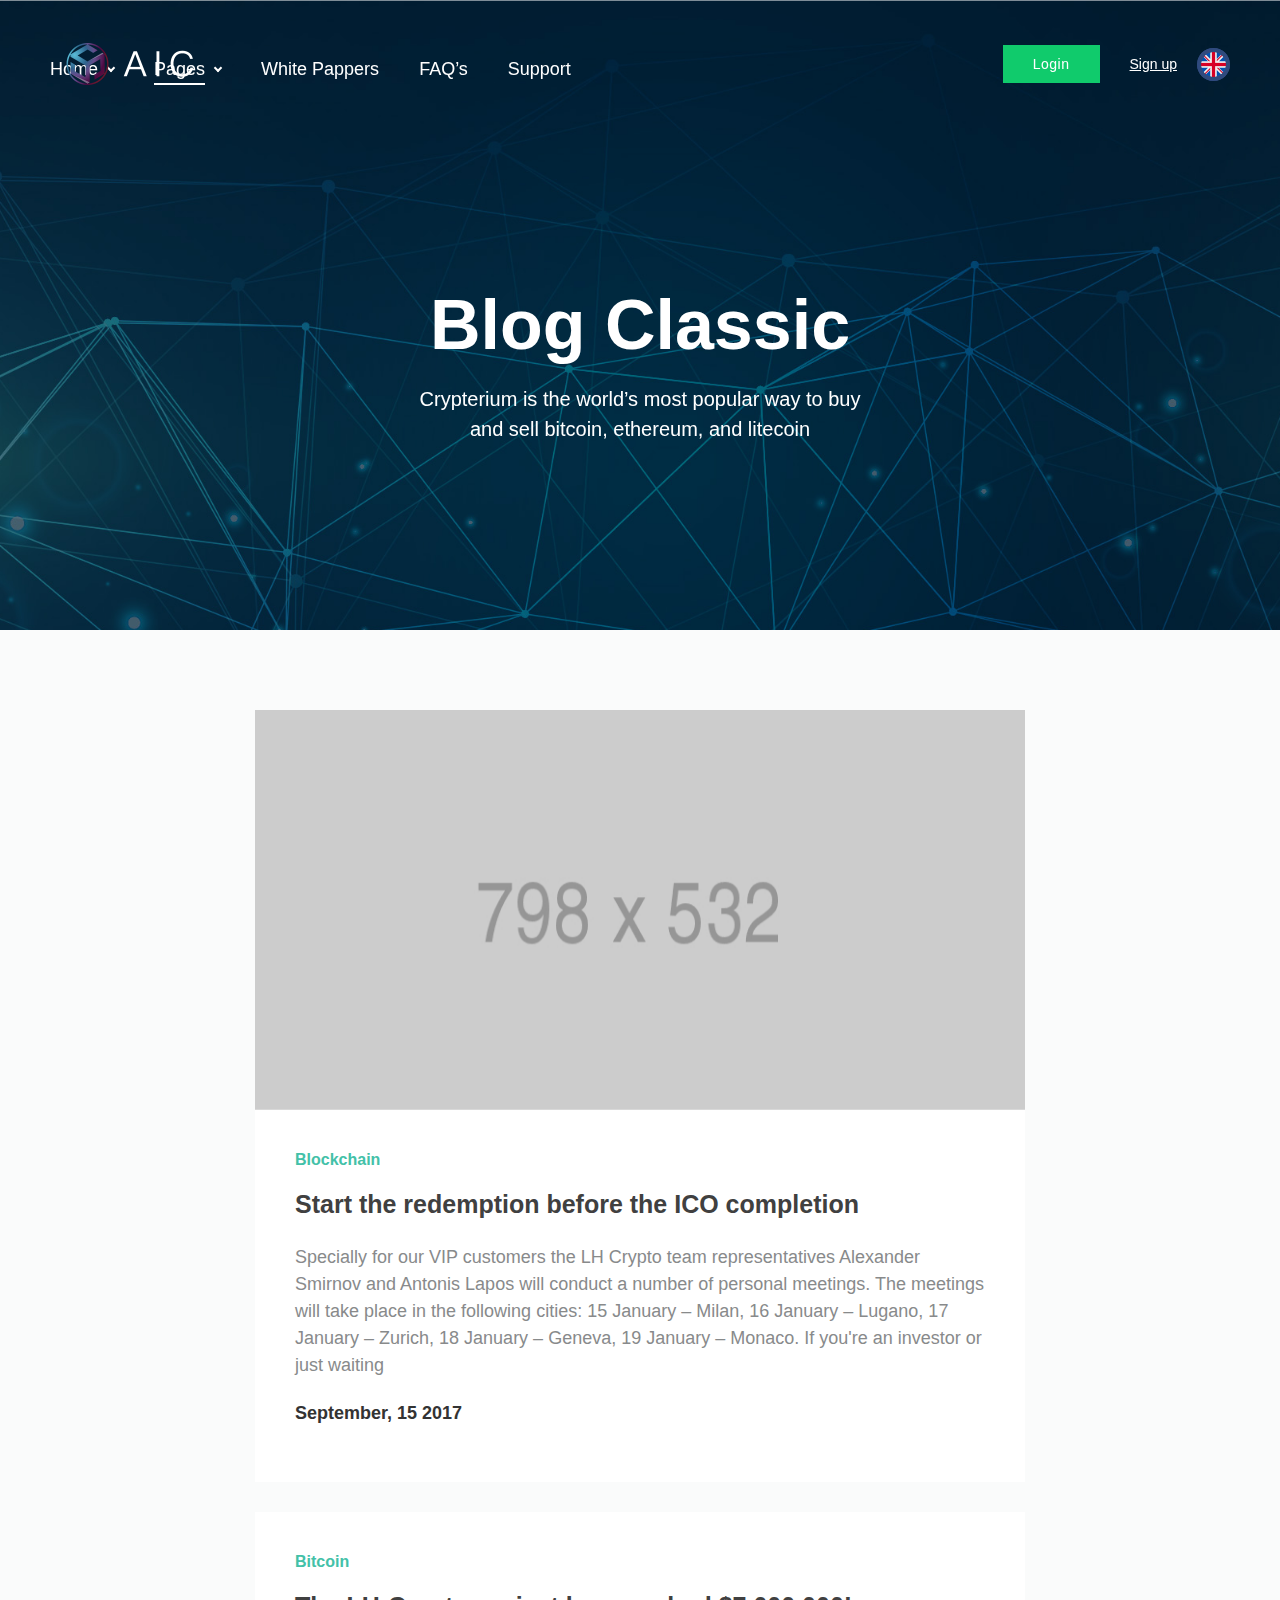
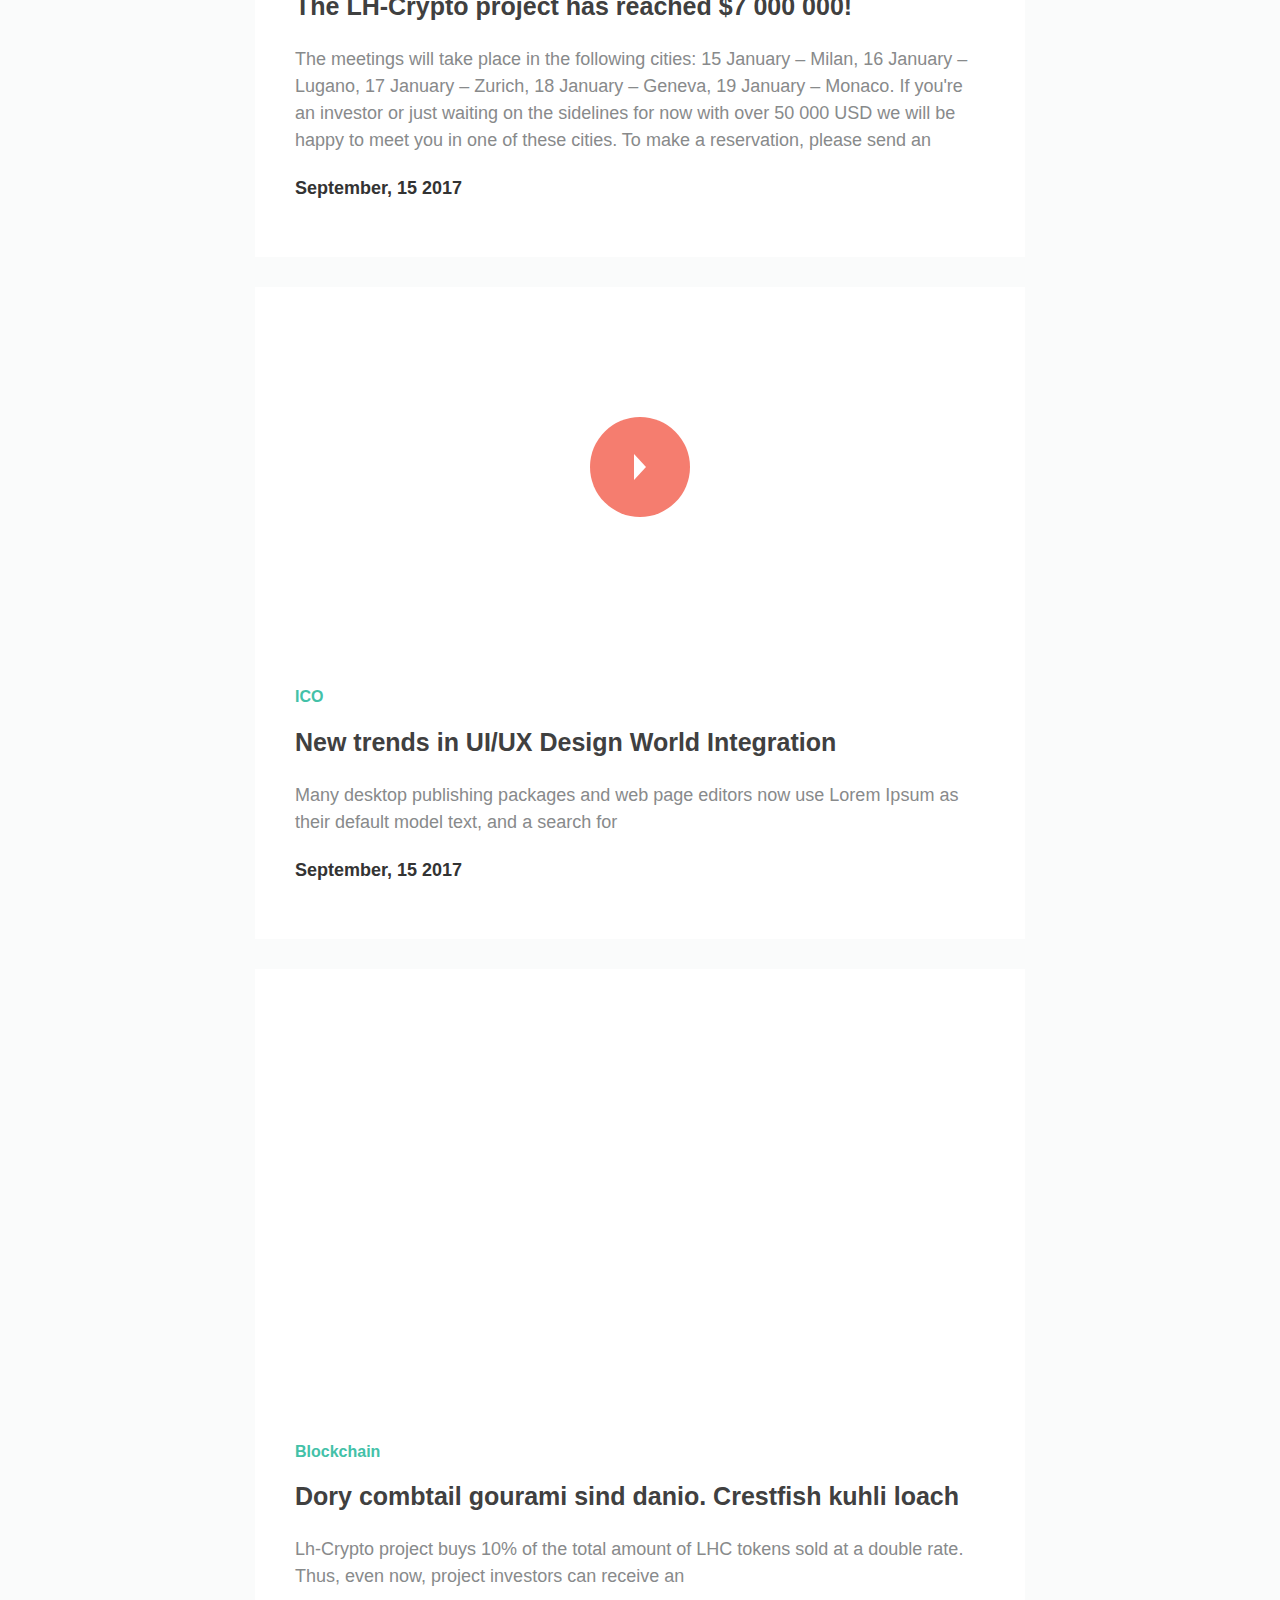
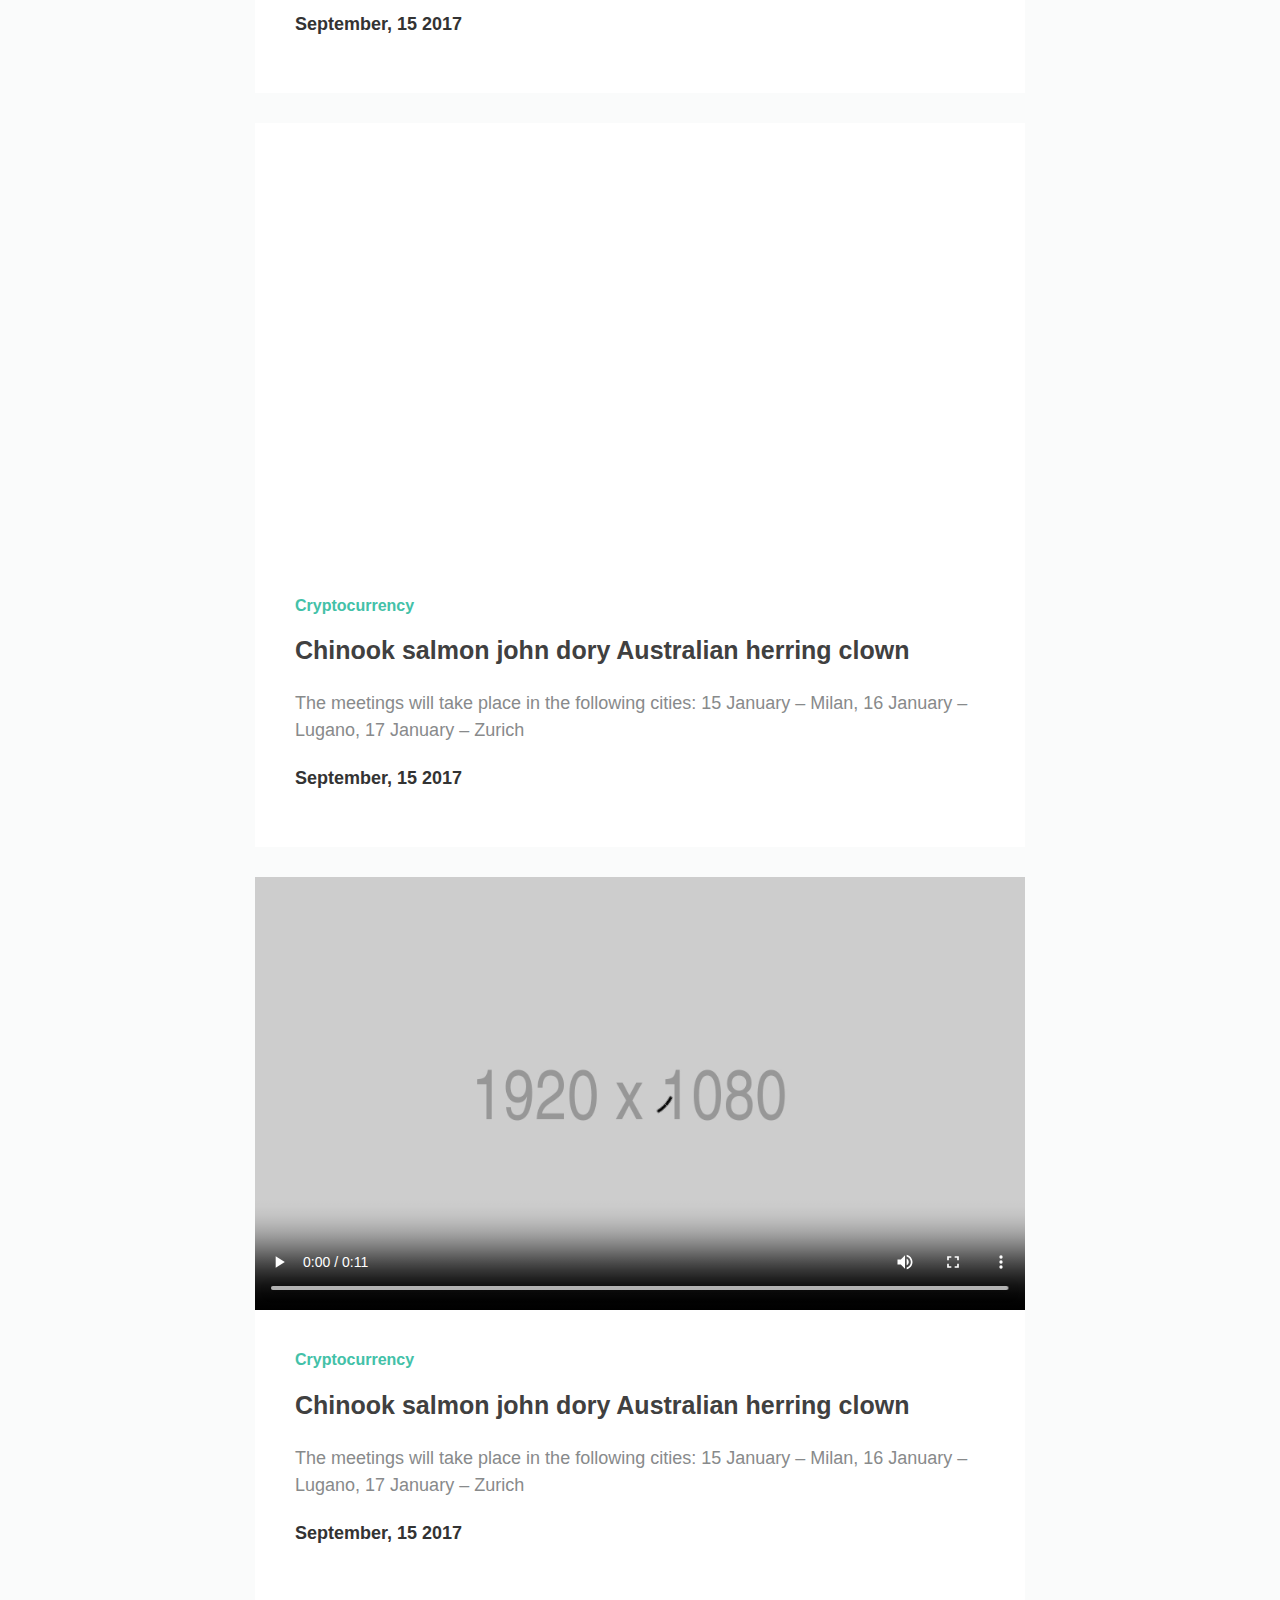
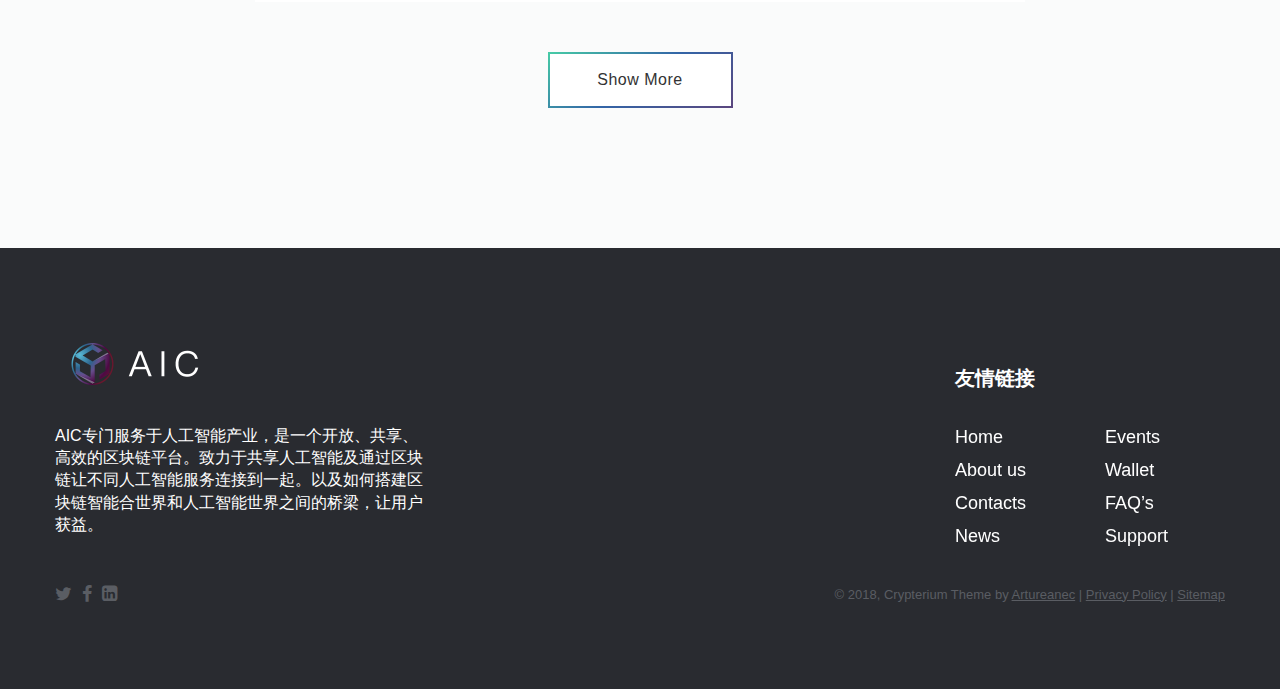
<file: blog.html>
<!DOCTYPE html>
<html class="no-js" lang="en">
 <head> 
  <title>AIC</title> 
  <meta http-equiv="Content-Type" content="text/html; charset=UTF-8" /> 
  <meta name="viewport" content="initial-scale=1.0, user-scalable=no" /> 
  <meta name="viewport" content="user-scalable=no, width=device-width, height=device-height, initial-scale=1, maximum-scale=1, minimum-scale=1, minimal-ui" /> 
  <meta name="theme-color" content="#3F6EBF" /> 
  <meta name="msapplication-navbutton-color" content="#3F6EBF" /> 
  <meta name="apple-mobile-web-app-status-bar-style" content="#3F6EBF" /> 
  <!-- Favicons
		================================================== --> 
  <link rel="shortcut icon" href="img/favicon.ico" /> 
  <link rel="apple-touch-icon" href="img/apple-touch-icon.png" /> 
  <link rel="apple-touch-icon" sizes="72x72" href="img/apple-touch-icon-72x72.png" /> 
  <link rel="apple-touch-icon" sizes="114x114" href="img/apple-touch-icon-114x114.png" /> 
  <!-- CSS
		================================================== --> 
  <link rel="stylesheet" href="css/style.min.css" type="text/css" /> 
  <!-- Load other scripts
		================================================== --> 
  <script type="text/javascript">
			var _html = document.documentElement,
				isTouch = (('ontouchstart' in _html) || (navigator.msMaxTouchPoints > 0) || (navigator.maxTouchPoints));

			_html.className = _html.className.replace("no-js","js");

			isTouch ? _html.classList.add("touch") : _html.classList.add("no-touch");
		</script> 
  <script type="text/javascript" src="js/device.min.js"></script> 
 </head> 
 <body> 

	<body>
		<!-- start header -->
		<header id="top-bar" class="top-bar--light">
			<div id="top-bar__inner">
				<a id="top-bar__logo" class="site-logo" href="index.html">
					<img class="img-responsive" width="175" height="42" src="img/site_logo.png" alt="demo" />
					<img class="img-responsive" width="175" height="42" src="img/site_logo_2.png" alt="demo" />
				</a>

				<a id="top-bar__navigation-toggler" href="javascript:void(0);"><span></span></a>

				<div id="top-bar__navigation-wrap">
					<div>
						<nav id="top-bar__navigation" class="navigation" role="navigation">
							<ul>
								<li>
									<a href="javascript:void(0);"><span>Home</span></a>

									<div class="submenu">
										<ul>
											<li><a href="index.html">Home Page</a></li>
											<li><a href="index_6.html">Home Slider</a></li>
											<li><a href="index_9.html">Agency</a></li>
											<li><a href="index_7.html">Landing Wallet</a></li>
											<li><a href="index_4.html">Landing ICO 1</a></li>
											<li><a href="index_3.html">Landing ICO 2</a></li>
											<li><a href="index_2.html">Landing ICO 3</a></li>
											<li><a href="index_5.html">Landing ICO 5</a></li>
											<li><a href="index_8.html">Mining Farm</a></li>
											<li><a href="wallet/index.html">Crypto Wallet</a></li>
										</ul>
									</div>
								</li>

								<li class="active">
									<a href="javascript:void(0);"><span>Pages</span></a>

									<div class="submenu">
										<ul>
											<li><a href="about.html">About</a></li>
											<li><a href="services.html">Services</a></li>
											<li class="active"><a href="blog.html">Blog</a></li>
											<li><a href="blog_massonry.html">Blog Massonry</a></li>
											<li><a href="blog_details.html">Blog Post</a></li>
											<li><a href="pricing_table.html">Pricinag Tables</a></li>
											<li><a href="typography.html">Typography</a></li>
											<li><a href="404.html">404 page</a></li>
											<li><a href="widgets.html">Widgets</a></li>
											<li><a href="contacts.html">Contact</a></li>
											<li><a href="sign_in.html">Sign In</a></li>
											<li><a href="sign_up.html">Sign Up</a></li>
										</ul>
									</div>
								</li>

								<li>
									<a href="white_pappers.pdf" target="_blank"><span>White Pappers</span></a>
								</li>

								<li>
									<a href="faq.html"><span>FAQ’s</span></a>
								</li>

								<li>
									<a href="support.html"><span>Support</span></a>
								</li>
							</ul>
						</nav>

						<br class="hide--lg">

						<ul id="top-bar__subnavigation">
							<li><a class="custom-btn custom-btn--small custom-btn--style-3" href="sign_in.html">Login</a></li>
							<li><a href="sign_up.html">Sign up</a></li>

							<li>
								<div id="top-bar__choose-lang">
									<div class="list-wrap">
										<ul class="list">
											<li><img class="img-responsive  circled" src="img/ico/flag/2.png" width="25" height="25" alt="demo" ></li>
											<li><img class="img-responsive  circled" src="img/ico/flag/3.png" width="25" height="25" alt="demo" ></li>
											<li><img class="img-responsive  circled" src="img/ico/flag/4.png" width="25" height="25" alt="demo" ></li>
										</ul>
									</div>

									<i><img class="img--active img-responsive  circled" src="img/ico/flag/1.png" width="25" height="25" alt="demo" ></i>
								</div>
							</li>
						</ul>
					</div>
				</div>
			</div>
		</header>
		<!-- end header -->

		<!-- start intro -->
		<div id="intro" class="jarallax" data-speed="0.5" style="background-image: url(img/intro_img/1.jpg);">
			<div class="grid grid--container">
				<div class="row row--xs-middle">
					<div class="col col--lg-5 text--center">
						<h1 class="__title">Blog Classic</h1>
						<p>Crypterium is the world’s most popular way to buy and sell bitcoin, ethereum, and litecoin</p>
					</div>
				</div>
			</div>
		</div>
		<!-- end intro -->

		<!-- start main -->
		<main role="main">
			<!-- start section -->
			<section class="section section--light-bg">
				<div class="grid grid--container">
					<div class="row row--xs-middle">
						<div class="col col--md-10 col--lg-8">
							<!-- start posts -->
							<div class="posts">
								<div class="__inner">
									<!-- start item -->
									<div class="__item __item--preview">
										<img class="img-responsive lazy" src="img/blank.gif" data-src="img/posts_img/5.jpg" width="100%" alt="demo" />

										<div class="__content">
											<p class="__category"><a href="#">Blockchain</a></p>

											<h3 class="__title h4"><a href="blog_details.html">Start the redemption before the ICO completion</a></h3>

											<p class="__text">
												Specially for our VIP customers the LH Crypto team representatives Alexander Smirnov and Antonis Lapos will conduct a number of personal meetings. The meetings will take place in the following cities: 15 January – Milan, 16 January – Lugano, 17 January – Zurich, 18 January – Geneva, 19 January – Monaco. If you're an investor or just waiting
											</p>

											<span class="__date-post">September, 15 2017</span>
										</div>
									</div>
									<!-- end item -->

									<!-- start item -->
									<div class="__item __item--preview">
										<div class="__content">
											<p class="__category"><a href="#">Bitcoin</a></p>

											<h3 class="__title h4"><a href="blog_details.html">The LH-Crypto project has reached $7 000 000!</a></h3>

											<p class="__text">
												The meetings will take place in the following cities: 15 January – Milan, 16 January – Lugano, 17 January – Zurich, 18 January – Geneva, 19 January – Monaco. If you're an investor or just waiting on the sidelines for now with over 50 000 USD we will be happy to meet you in one of these cities. To make a reservation, please send an
											</p>

											<span class="__date-post">September, 15 2017</span>
										</div>
									</div>
									<!-- end item -->

									<!-- start item -->
									<div class="__item __item--preview">
										<!-- start video -->
										<div class="video-container">
											<div class="__video">
												<div class="__wrp">
													<div class="embed-responsive embed-responsive-16by9">
														<div class="__bg embed-responsive-item lazy" data-src="img/video_bg_2.jpg">
															<div class="__btn_wrp">
																<a class="__play-btn  circled" data-fancybox="" href="http://player.vimeo.com/video/44309170"></a>

																<span class="__desc">Video Presentation</span>
															</div>
														</div>
													</div>
												</div>
											</div>
										</div>
										<!-- end video -->

										<div class="__content">
											<p class="__category"><a href="#">ICO</a></p>

											<h3 class="__title h4"><a href="blog_details.html">New trends in UI/UX Design World Integration</a></h3>

											<p class="__text">
												Many desktop publishing packages and web page editors now use Lorem Ipsum as their default model text, and a search for 
											</p>

											<span class="__date-post">September, 15 2017</span>
										</div>
									</div>
									<!-- end item -->

									<!-- start item -->
									<div class="__item __item--preview">
										<figure class="embed-responsive embed-responsive-16by9">
											<iframe class="lazy" src="img/blank.gif" data-src="http://www.youtube.com/embed/1zG1iq9LZ2U?rel=0&showinfo=0&hd=1&fs=1&wmode=transparent" webkitallowfullscreen mozallowfullscreen allowfullscreen></iframe>
										</figure>

										<div class="__content">
											<p class="__category"><a href="#">Blockchain</a></p>

											<h3 class="__title h4"><a href="blog_details.html">Dory combtail gourami sind danio. Crestfish kuhli loach</a></h3>

											<p class="__text">
												Lh-Crypto project buys 10% of the total amount of LHC tokens sold at a double rate. Thus, even now, project investors can receive an
											</p>

											<span class="__date-post">September, 15 2017</span>
										</div>
									</div>
									<!-- end item -->

									<!-- start item -->
									<div class="__item __item--preview">
										<figure class="embed-responsive embed-responsive-16by9">
											<iframe class="lazy" src="img/blank.gif" data-src="http://player.vimeo.com/video/240942627?title=0&amp;byline=0&amp;portrait=0" webkitallowfullscreen mozallowfullscreen allowfullscreen></iframe>
										</figure>

										<div class="__content">
											<p class="__category"><a href="#">Cryptocurrency</a></p>

											<h3 class="__title h4"><a href="blog_details.html">Chinook salmon john dory Australian herring clown </a></h3>

											<p class="__text">
												The meetings will take place in the following cities: 15 January – Milan, 16 January – Lugano, 17 January – Zurich
											</p>

											<span class="__date-post">September, 15 2017</span>
										</div>
									</div>
									<!-- end item -->

									<!-- start item -->
									<div class="__item __item--preview">
										<figure class="embed-responsive embed-responsive-16by9">
											<video poster="img/videos/video_1.jpg" preload="auto" controls>
												<source src='img/videos/video_1.webm' type='video/webm' />
												<source src='img/videos/video_1.mp4' type='video/mp4' />
											</video>
										</figure>

										<div class="__content">
											<p class="__category"><a href="#">Cryptocurrency</a></p>

											<h3 class="__title h4"><a href="blog_details.html">Chinook salmon john dory Australian herring clown </a></h3>

											<p class="__text">
												The meetings will take place in the following cities: 15 January – Milan, 16 January – Lugano, 17 January – Zurich
											</p>

											<span class="__date-post">September, 15 2017</span>
										</div>
									</div>
									<!-- end item -->
								</div>

								<div class="text--center">
									<a id="posts-more-btn" class="custom-btn custom-btn--medium custom-btn--style-1" href="javascript:void(0);">Show more</a>
								</div>
							</div>
							<!-- end posts -->
						</div>
					</div>
				</div>
			</section>
			<!-- end section -->
		</main>
		<!-- end main -->

		<!-- start footer -->
		<footer id="footer" class="text--center text--lg-left">
			<div class="grid grid--container">
				<div class="row row--xs-middle" style="justify-content: space-between;">
					<div class="col col--sm-10 col--md-8 col--lg-4">
						<div class="__item">
							<a class="site-logo" href="index.html">
								<img class="img-responsive" width="175" height="42" src="img/site_logo.png" alt="demo" />
							</a>

							<p class="__text">
								AIC专门服务于人工智能产业，是一个开放、共享、高效的区块链平台。致力于共享人工智能及通过区块链让不同人工智能服务连接到一起。以及如何搭建区块链智能合世界和人工智能世界之间的桥梁，让用户获益。
							</p>
						</div>
					</div>

					<div class="col col--sm-10 col--md-8 col--lg-3 col--xl-offset-1">
						<div class="__item">
							<h4 class="__title">友情链接</h4>

							<nav id="footer__navigation" class="navigation">
								<div class="row row--xs-middle">
									<div class="col col--xs-auto col--lg-6">
										<ul class="__menu">
											<li><a href="#">Home</a></li>
											<li><a href="#">About us</a></li>
											<li><a href="#">Contacts</a></li>
											<li><a href="#">News</a></li>
										</ul>
									</div>

									<div class="col col--xs-auto col--lg-6">
										<ul class="__menu">
											<li><a href="#">Events</a></li>
											<li><a href="#">Wallet</a></li>
											<li><a href="#">FAQ’s</a></li>
											<li><a href="#">Support</a></li>
										</ul>
									</div>
								</div>
							</nav>
						</div>
					</div>

				<!-- 	<div class="col col--sm-10 col--md-8 col--lg-5 col--xl-4">
						<div class="__item">
							<h4 class="__title">Subscribe</h4>

							<form class="form--horizontal" action="#">
								<div class="b-table">
									<div class="cell v-middle">
										<div class="input-wrp">
											<input class="textfield" type="text" value="" placeholder="E-mail" />
										</div>
									</div>

									<div class="cell v-middle">
										<button class="custom-btn custom-btn--medium custom-btn--style-2" type="submit" role="button">Subscribe</button>
									</div>
								</div>
							</form>

							<p class="__note">Despite some naming, syntactic, and standard</p>
						</div>
					</div> -->
				</div>

				<div class="row row--xs-middle row--lg-between">
					<div class="col col--sm-10 col--md-8 col--lg-4">
						<div class="__item">
							<div class="social-btns">
								<a class="fontello-twitter" href="#"></a>
								<a class="fontello-facebook" href="#"></a>
								<a class="fontello-linkedin-squared" href="#"></a>
							</div>
						</div>
					</div>

					<div class="col col--sm-10 col--md-8 col--lg-6  text--lg-right">
						<div class="__item">
							<span class="__copy">© 2018, Crypterium Theme by <a class="__dev" href="#" target="_blank">Artureanec</a> | <a href="#">Privacy Policy</a> | <a href="#">Sitemap</a></span>
						</div>
					</div>
				</div>
			</div>
		</footer>
		<!-- end footer -->

		<div id="btn-to-top-wrap">
			<a id="btn-to-top" class="circled" href="javascript:void(0);" data-visible-offset="800"></a>
		</div>

		<script src="https://ajax.googleapis.com/ajax/libs/jquery/2.2.4/jquery.min.js"></script>
		<script>window.jQuery || document.write('<script src="js/jquery-2.2.4.min.js"><\/script>')</script>

		<script type="text/javascript" src="js/main.min.js"></script>
		<!-- Google Analytics: change UA-XXXXX-X to be your site's ID. -->
		<script>
			(function(b,o,i,l,e,r){b.GoogleAnalyticsObject=l;b[l]||(b[l]=
			function(){(b[l].q=b[l].q||[]).push(arguments)});b[l].l=+new Date;
			e=o.createElement(i);r=o.getElementsByTagName(i)[0];
			e.src='https://www.google-analytics.com/analytics.js';
			r.parentNode.insertBefore(e,r)}(window,document,'script','ga'));
			ga('create','UA-XXXXX-X','auto');ga('send','pageview');
		</script>

		<!-- BEGIN JIVOSITE CODE {literal} -->
		<script type='text/javascript'>
		(function(){ var widget_id = 'Paw7lkpeN6';var d=document;var w=window;function l(){
		var s = document.createElement('script'); s.type = 'text/javascript'; s.async = true; s.src = '//code.jivosite.com/script/widget/'+widget_id; var ss = document.getElementsByTagName('script')[0]; ss.parentNode.insertBefore(s, ss);}if(d.readyState=='complete'){l();}else{if(w.attachEvent){w.attachEvent('onload',l);}else{w.addEventListener('load',l,false);}}})();</script>
		<!-- {/literal} END JIVOSITE CODE -->
	</body>
</html>
</file>
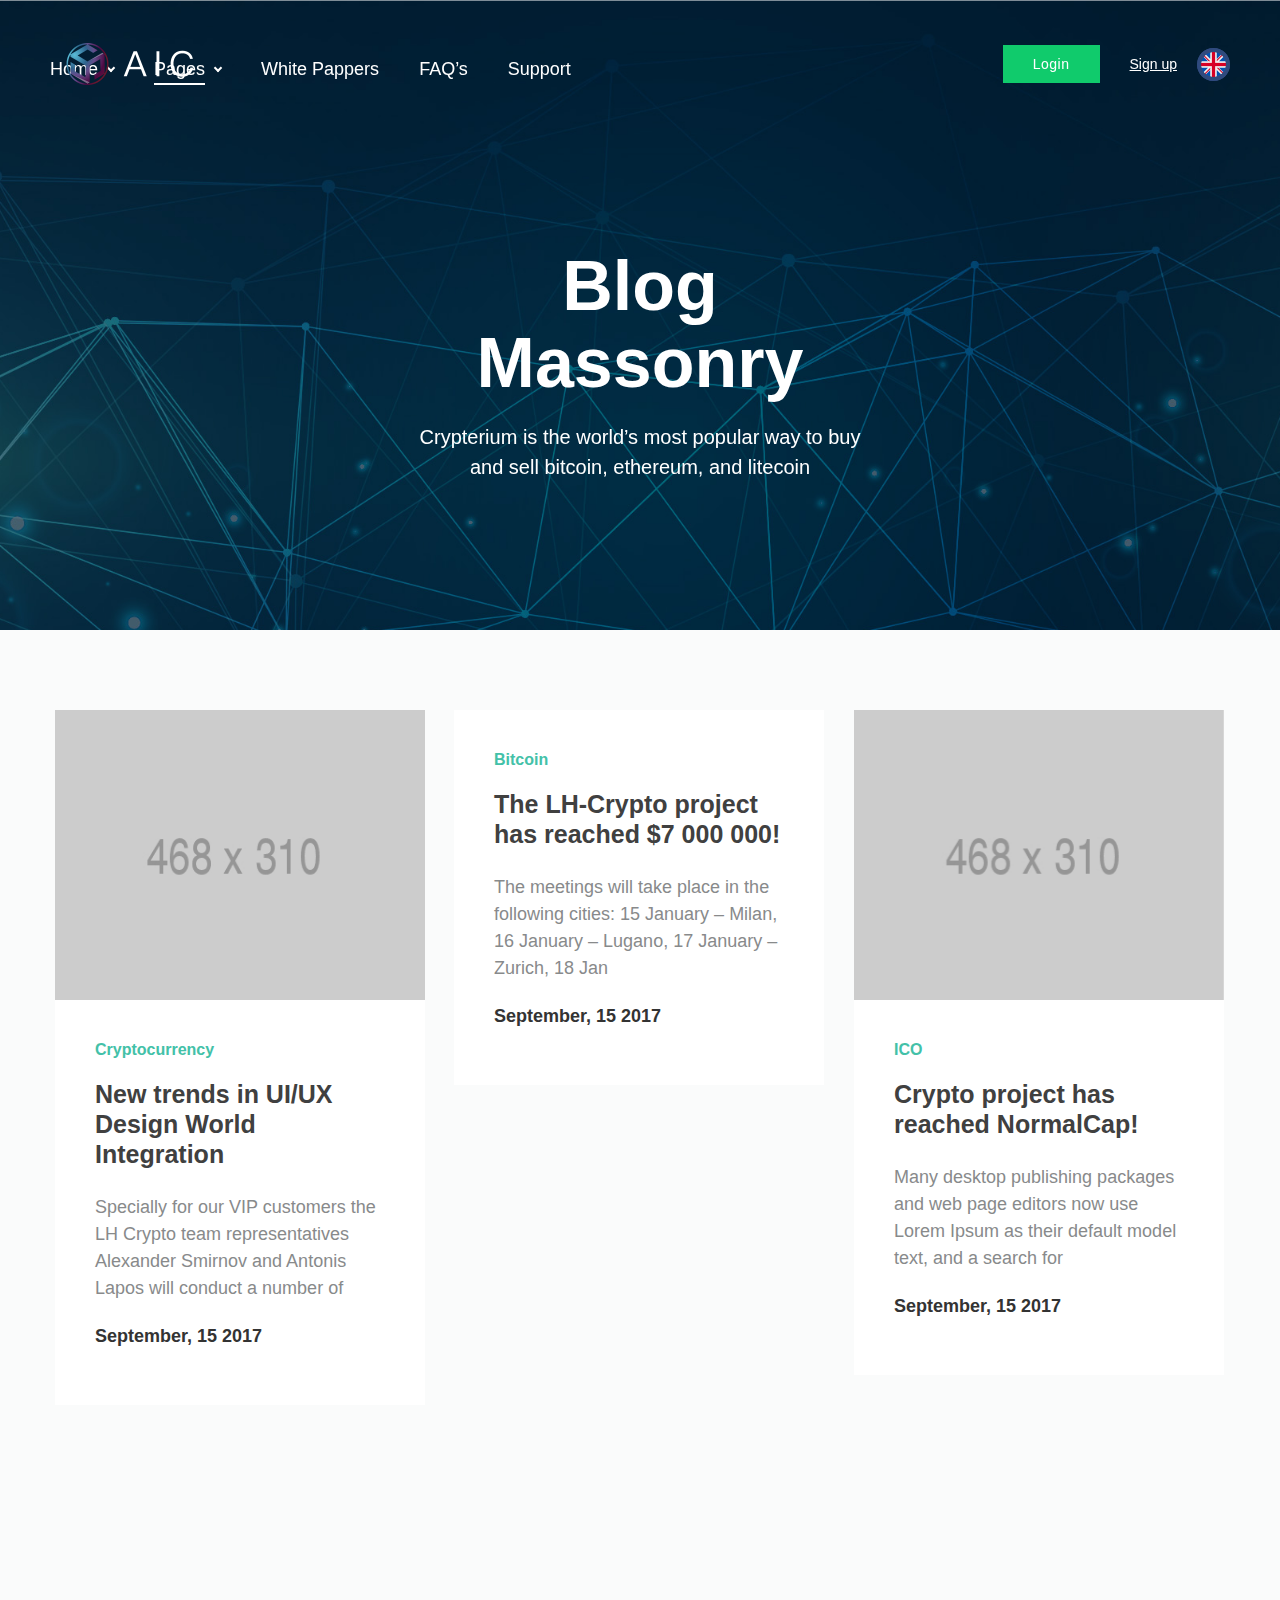
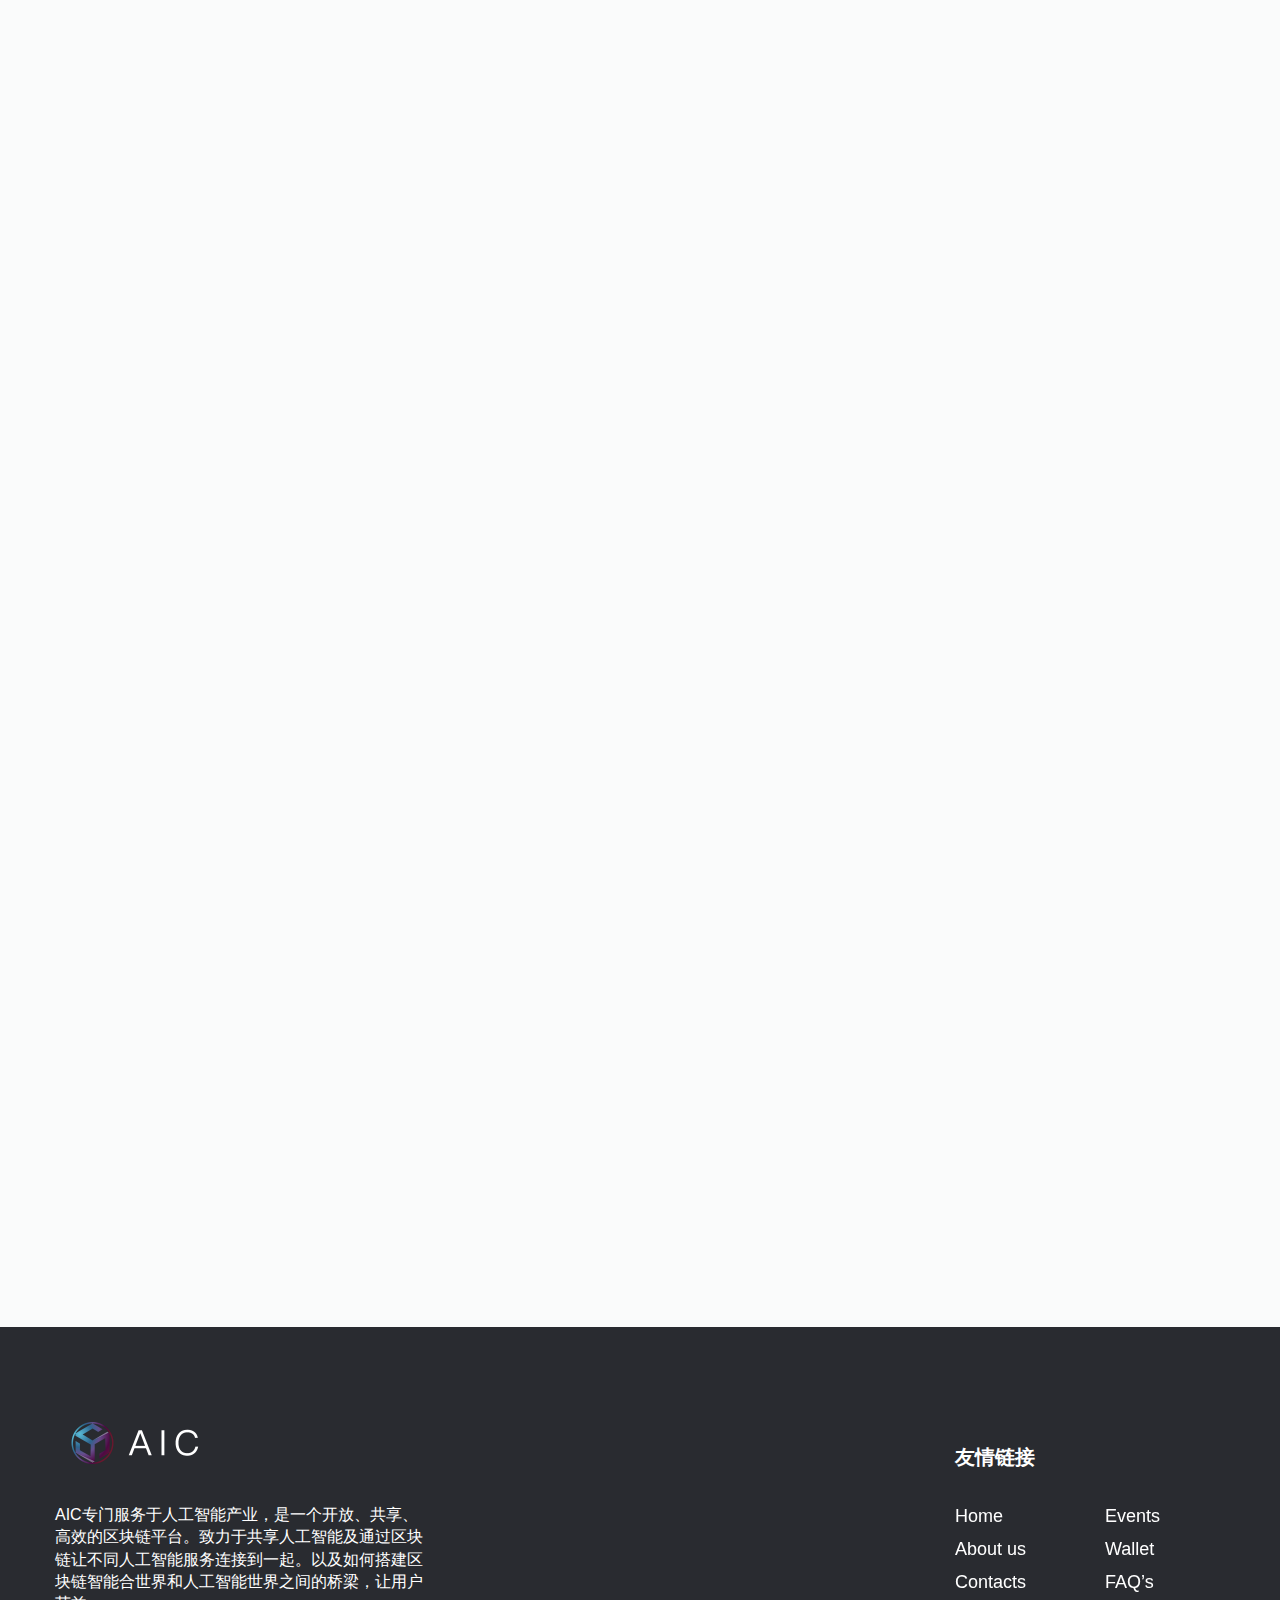
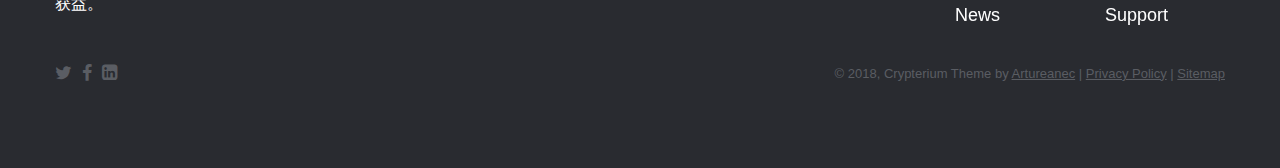
<file: blog_massonry.html>
<!DOCTYPE html>
<html class="no-js" lang="en">
 <head> 
  <title>AIC</title> 
  <meta http-equiv="Content-Type" content="text/html; charset=UTF-8" /> 
  <meta name="viewport" content="initial-scale=1.0, user-scalable=no" /> 
  <meta name="viewport" content="user-scalable=no, width=device-width, height=device-height, initial-scale=1, maximum-scale=1, minimum-scale=1, minimal-ui" /> 
  <meta name="theme-color" content="#3F6EBF" /> 
  <meta name="msapplication-navbutton-color" content="#3F6EBF" /> 
  <meta name="apple-mobile-web-app-status-bar-style" content="#3F6EBF" /> 
  <!-- Favicons
		================================================== --> 
  <link rel="shortcut icon" href="img/favicon.ico" /> 
  <link rel="apple-touch-icon" href="img/apple-touch-icon.png" /> 
  <link rel="apple-touch-icon" sizes="72x72" href="img/apple-touch-icon-72x72.png" /> 
  <link rel="apple-touch-icon" sizes="114x114" href="img/apple-touch-icon-114x114.png" /> 
  <!-- CSS
		================================================== --> 
  <link rel="stylesheet" href="css/style.min.css" type="text/css" /> 
  <!-- Load other scripts
		================================================== --> 
  <script type="text/javascript">
			var _html = document.documentElement,
				isTouch = (('ontouchstart' in _html) || (navigator.msMaxTouchPoints > 0) || (navigator.maxTouchPoints));

			_html.className = _html.className.replace("no-js","js");

			isTouch ? _html.classList.add("touch") : _html.classList.add("no-touch");
		</script> 
  <script type="text/javascript" src="js/device.min.js"></script> 
 </head> 
 <body> 

	<body>
		<!-- start header -->
		<header id="top-bar" class="top-bar--light">
			<div id="top-bar__inner">
				<a id="top-bar__logo" class="site-logo" href="index.html">
					<img class="img-responsive" width="175" height="42" src="img/site_logo.png" alt="demo" />
					<img class="img-responsive" width="175" height="42" src="img/site_logo_2.png" alt="demo" />
				</a>

				<a id="top-bar__navigation-toggler" href="javascript:void(0);"><span></span></a>

				<div id="top-bar__navigation-wrap">
					<div>
						<nav id="top-bar__navigation" class="navigation" role="navigation">
							<ul>
								<li>
									<a href="javascript:void(0);"><span>Home</span></a>

									<div class="submenu">
										<ul>
											<li><a href="index.html">Home Page</a></li>
											<li><a href="index_6.html">Home Slider</a></li>
											<li><a href="index_9.html">Agency</a></li>
											<li><a href="index_7.html">Landing Wallet</a></li>
											<li><a href="index_4.html">Landing ICO 1</a></li>
											<li><a href="index_3.html">Landing ICO 2</a></li>
											<li><a href="index_2.html">Landing ICO 3</a></li>
											<li><a href="index_5.html">Landing ICO 5</a></li>
											<li><a href="index_8.html">Mining Farm</a></li>
											<li><a href="wallet/index.html">Crypto Wallet</a></li>
										</ul>
									</div>
								</li>

								<li class="active">
									<a href="javascript:void(0);"><span>Pages</span></a>

									<div class="submenu">
										<ul>
											<li><a href="about.html">About</a></li>
											<li><a href="services.html">Services</a></li>
											<li><a href="blog.html">Blog</a></li>
											<li class="active"><a href="blog_massonry.html">Blog Massonry</a></li>
											<li><a href="blog_details.html">Blog Post</a></li>
											<li><a href="pricing_table.html">Pricinag Tables</a></li>
											<li><a href="typography.html">Typography</a></li>
											<li><a href="404.html">404 page</a></li>
											<li><a href="widgets.html">Widgets</a></li>
											<li><a href="contacts.html">Contact</a></li>
											<li><a href="sign_in.html">Sign In</a></li>
											<li><a href="sign_up.html">Sign Up</a></li>
										</ul>
									</div>
								</li>

								<li>
									<a href="white_pappers.pdf" target="_blank"><span>White Pappers</span></a>
								</li>

								<li>
									<a href="faq.html"><span>FAQ’s</span></a>
								</li>

								<li>
									<a href="support.html"><span>Support</span></a>
								</li>
							</ul>
						</nav>

						<br class="hide--lg">

						<ul id="top-bar__subnavigation">
							<li><a class="custom-btn custom-btn--small custom-btn--style-3" href="sign_in.html">Login</a></li>
							<li><a href="sign_up.html">Sign up</a></li>

							<li>
								<div id="top-bar__choose-lang">
									<div class="list-wrap">
										<ul class="list">
											<li><img class="img-responsive  circled" src="img/ico/flag/2.png" width="25" height="25" alt="demo" ></li>
											<li><img class="img-responsive  circled" src="img/ico/flag/3.png" width="25" height="25" alt="demo" ></li>
											<li><img class="img-responsive  circled" src="img/ico/flag/4.png" width="25" height="25" alt="demo" ></li>
										</ul>
									</div>

									<i><img class="img--active img-responsive  circled" src="img/ico/flag/1.png" width="25" height="25" alt="demo" ></i>
								</div>
							</li>
						</ul>
					</div>
				</div>
			</div>
		</header>
		<!-- end header -->

		<!-- start intro -->
		<div id="intro" class="jarallax" data-speed="0.5" style="background-image: url(img/intro_img/1.jpg);">
			<div class="grid grid--container">
				<div class="row row--xs-middle">
					<div class="col col--lg-5 text--center">
						<h1 class="__title">Blog Massonry</h1>
						<p>Crypterium is the world’s most popular way to buy and sell bitcoin, ethereum, and litecoin</p>
					</div>
				</div>
			</div>
		</div>
		<!-- end intro -->

		<!-- start main -->
		<main role="main">
			<!-- start section -->
			<section class="section section--light-bg">
				<div class="grid grid--container">
					<!-- start posts -->
					<div class="posts">
						<div class="__inner">
							<div class="row  js-masonry"
								data-masonry-options='{
									"itemSelector": ".js-masonry__item",
									"transitionDuration": "0.8s",
									"percentPosition": "true",
									"masonry": { "columnWidth": ".js-masonry__sizer" }
								}'>

								<div class="col col--sm-6 col--lg-4  js-masonry__sizer"></div>

								<!-- start item -->
								<div class="col col--sm-6 col--lg-4  js-masonry__item">
									<div data-aos="zoom-in-up" data-aos-delay="100" data-aos-offset="0">
										<div class="__item __item--preview">
											<figure class="__image">
												<img class="lazy" src="img/blank.gif" data-src="img/posts_img/1.jpg" alt="demo" />
											</figure>

											<div class="__content">
												<p class="__category"><a href="#">Cryptocurrency</a></p>

												<h3 class="__title h4"><a href="blog_details.html">New trends in UI/UX Design World Integration</a></h3>

												<p class="__text">
													Specially for our VIP customers the LH Crypto team representatives Alexander Smirnov and Antonis Lapos will conduct a number of 
												</p>

												<span class="__date-post">September, 15 2017</span>
											</div>
										</div>
									</div>
								</div>
								<!-- end item -->

								<!-- start item -->
								<div class="col col--sm-6 col--lg-4  js-masonry__item">
									<div data-aos="zoom-in-up" data-aos-delay="100" data-aos-offset="0">
										<div class="__item __item--preview">
											<div class="__content">
												<p class="__category"><a href="#">Bitcoin</a></p>

												<h3 class="__title h4"><a href="blog_details.html">The LH-Crypto project has reached $7 000 000!</a></h3>

												<p class="__text">
													The meetings will take place in the following cities: 15 January – Milan, 16 January – Lugano, 17 January – Zurich, 18 Jan
												</p>

												<span class="__date-post">September, 15 2017</span>
											</div>
										</div>
									</div>
								</div>
								<!-- end item -->

								<!-- start item -->
								<div class="col col--sm-6 col--lg-4  js-masonry__item">
									<div data-aos="zoom-in-up" data-aos-delay="100" data-aos-offset="0">
										<div class="__item __item--preview">
											<figure class="__image">
												<img class="lazy" src="img/blank.gif" data-src="img/posts_img/3.jpg" alt="demo" />
											</figure>

											<div class="__content">
												<p class="__category"><a href="#">ICO</a></p>

												<h3 class="__title h4"><a href="blog_details.html">Crypto project has reached NormalCap!</a></h3>

												<p class="__text">
													Many desktop publishing packages and web page editors now use Lorem Ipsum as their default model text, and a search for 
												</p>

												<span class="__date-post">September, 15 2017</span>
											</div>
										</div>
									</div>
								</div>
								<!-- end item -->

								<!-- start item -->
								<div class="col col--sm-6 col--lg-4  js-masonry__item">
									<div data-aos="zoom-in-up" data-aos-delay="100" data-aos-offset="0">
										<div class="__item __item--preview">
											<figure class="__image">
												<img class="lazy" src="img/blank.gif" data-src="img/posts_img/4.jpg" alt="demo" />
											</figure>

											<div class="__content">
												<p class="__category"><a href="#">Blockchain</a></p>

												<h3 class="__title h4"><a href="blog_details.html">Dory combtail gourami sind danio. Crestfish kuhli loach</a></h3>

												<p class="__text">
													Lh-Crypto project buys 10% of the total amount of LHC tokens sold at a double rate. Thus, even now, project investors can receive an
												</p>

												<span class="__date-post">September, 15 2017</span>
											</div>
										</div>
									</div>
								</div>
								<!-- end item -->

								<!-- start item -->
								<div class="col col--sm-6 col--lg-4  js-masonry__item">
									<div data-aos="zoom-in-up" data-aos-delay="100" data-aos-offset="0">
										<div class="__item __item--preview">
											<div class="__content">
												<p class="__category"><a href="#">Cryptocurrency</a></p>

												<h3 class="__title h4"><a href="blog_details.html">Chinook salmon john dory Australian herring clown </a></h3>

												<p class="__text">
													The meetings will take place in the following cities: 15 January – Milan, 16 January – Lugano, 17 January – Zurich
												</p>

												<span class="__date-post">September, 15 2017</span>
											</div>
										</div>
									</div>
								</div>
								<!-- end item -->

								<!-- start item -->
								<div class="col col--sm-6 col--lg-4  js-masonry__item">
									<div data-aos="zoom-in-up" data-aos-delay="100" data-aos-offset="0">
										<div class="__item __item--preview">
											<figure class="__image">
												<img class="lazy" src="img/blank.gif" data-src="img/posts_img/5.jpg" alt="demo" />
											</figure>

											<div class="__content">
												<p class="__category"><a href="#">News</a></p>

												<h3 class="__title h4"><a href="blog_details.html">Houndshark sea dragon lake whitefish sprat</a></h3>

												<p class="__text">
													Bobtail snipe eel pricklefish french angelfish Rio Grande perch surgeonfish bobtail snipe eel dorab southern sandfish. Blackfish
												</p>

												<span class="__date-post">September, 15 2017</span>
											</div>
										</div>
									</div>
								</div>
								<!-- end item -->

								<!-- start item -->
								<div class="col col--sm-6 col--lg-4  js-masonry__item">
									<div data-aos="zoom-in-up" data-aos-delay="100" data-aos-offset="0">
										<div class="__item __item--preview">
											<figure class="__image">
												<img class="lazy" src="img/blank.gif" data-src="img/posts_img/6.jpg" alt="demo" />
											</figure>

											<div class="__content">
												<p class="__category"><a href="#">News</a></p>

												<h3 class="__title h4"><a href="blog_details.html">Reef triggerfish grass carp great white shark bottlen</a></h3>

												<p class="__text">
													Specially for our VIP customers the LH Crypto team representatives Alexander Smirnov and Antonis Lapos will conduct a number of
												</p>

												<span class="__date-post">September, 15 2017</span>
											</div>
										</div>
									</div>
								</div>
								<!-- end item -->

								<!-- start item -->
								<div class="col col--sm-6 col--lg-4  js-masonry__item">
									<div data-aos="zoom-in-up" data-aos-delay="100" data-aos-offset="0">
										<div class="__item __item--preview">
											<div class="__content">
												<p class="__category"><a href="#">Blockchain</a></p>

												<h3 class="__title h4"><a href="blog_details.html">Silver hake elasmobranch batfish Sacramento splittail</a></h3>

												<p class="__text">
													Flathead catfish yellowmargin triggerfish, spotted dogfish killifish javelin thornfish armorhead catfish yellowtail barracuda North
												</p>

												<span class="__date-post">September, 15 2017</span>
											</div>
										</div>
									</div>
								</div>
								<!-- end item -->

								<!-- start item -->
								<div class="col col--sm-6 col--lg-4  js-masonry__item">
									<div data-aos="zoom-in-up" data-aos-delay="100" data-aos-offset="0">
										<div class="__item __item--preview">
											<div class="__content">
												<p class="__category"><a href="#">Bitcoin</a></p>

												<h3 class="__title h4"><a href="blog_details.html">Kuhli loach pike characid, staghorn sculpin saw shark</a></h3>

												<p class="__text">
													Masu salmon trumpeter, "pirate perch cornetfish yellowtail snapper Bombay duck North Pacific daggertooth." Amago sauger chub 
												</p>

												<span class="__date-post">September, 15 2017</span>
											</div>
										</div>
									</div>
								</div>
								<!-- end item -->

								<!-- start item -->
								<div class="col col--sm-6 col--lg-4  js-masonry__item">
									<div data-aos="zoom-in-up" data-aos-delay="100" data-aos-offset="0">
										<div class="__item __item--preview">
											<div class="__content">
												<p class="__category"><a href="#">Blockchain</a></p>

												<h3 class="__title h4"><a href="blog_details.html">Bobtail snipe eel pricklefish french angelfish Rio </a></h3>

												<p class="__text">
													Lh-Crypto project buys 10% of the total amount of LHC tokens sold at a double rate. Thus, even now, project investors can receive an 
												</p>

												<span class="__date-post">September, 15 2017</span>
											</div>
										</div>
									</div>
								</div>
								<!-- end item -->
							</div>
						</div>

						<div class="text--center" data-aos="fade">
							<a id="posts-more-btn" class="custom-btn custom-btn--medium custom-btn--style-2" href="javascript:void(0);">Show more</a>
						</div>
					</div>
					<!-- end posts -->
				</div>
			</section>
			<!-- end section -->
		</main>
		<!-- end main -->

		<!-- start footer -->
		<footer id="footer" class="text--center text--lg-left">
			<div class="grid grid--container">
				<div class="row row--xs-middle" style="justify-content: space-between;">
					<div class="col col--sm-10 col--md-8 col--lg-4">
						<div class="__item">
							<a class="site-logo" href="index.html">
								<img class="img-responsive" width="175" height="42" src="img/site_logo.png" alt="demo" />
							</a>

							<p class="__text">
								AIC专门服务于人工智能产业，是一个开放、共享、高效的区块链平台。致力于共享人工智能及通过区块链让不同人工智能服务连接到一起。以及如何搭建区块链智能合世界和人工智能世界之间的桥梁，让用户获益。
							</p>
						</div>
					</div>

					<div class="col col--sm-10 col--md-8 col--lg-3 col--xl-offset-1">
						<div class="__item">
							<h4 class="__title">友情链接</h4>

							<nav id="footer__navigation" class="navigation">
								<div class="row row--xs-middle">
									<div class="col col--xs-auto col--lg-6">
										<ul class="__menu">
											<li><a href="#">Home</a></li>
											<li><a href="#">About us</a></li>
											<li><a href="#">Contacts</a></li>
											<li><a href="#">News</a></li>
										</ul>
									</div>

									<div class="col col--xs-auto col--lg-6">
										<ul class="__menu">
											<li><a href="#">Events</a></li>
											<li><a href="#">Wallet</a></li>
											<li><a href="#">FAQ’s</a></li>
											<li><a href="#">Support</a></li>
										</ul>
									</div>
								</div>
							</nav>
						</div>
					</div>

				<!-- 	<div class="col col--sm-10 col--md-8 col--lg-5 col--xl-4">
						<div class="__item">
							<h4 class="__title">Subscribe</h4>

							<form class="form--horizontal" action="#">
								<div class="b-table">
									<div class="cell v-middle">
										<div class="input-wrp">
											<input class="textfield" type="text" value="" placeholder="E-mail" />
										</div>
									</div>

									<div class="cell v-middle">
										<button class="custom-btn custom-btn--medium custom-btn--style-2" type="submit" role="button">Subscribe</button>
									</div>
								</div>
							</form>

							<p class="__note">Despite some naming, syntactic, and standard</p>
						</div>
					</div> -->
				</div>

				<div class="row row--xs-middle row--lg-between">
					<div class="col col--sm-10 col--md-8 col--lg-4">
						<div class="__item">
							<div class="social-btns">
								<a class="fontello-twitter" href="#"></a>
								<a class="fontello-facebook" href="#"></a>
								<a class="fontello-linkedin-squared" href="#"></a>
							</div>
						</div>
					</div>

					<div class="col col--sm-10 col--md-8 col--lg-6  text--lg-right">
						<div class="__item">
							<span class="__copy">© 2018, Crypterium Theme by <a class="__dev" href="#" target="_blank">Artureanec</a> | <a href="#">Privacy Policy</a> | <a href="#">Sitemap</a></span>
						</div>
					</div>
				</div>
			</div>
		</footer>
		<!-- end footer -->

		<div id="btn-to-top-wrap">
			<a id="btn-to-top" class="circled" href="javascript:void(0);" data-visible-offset="800"></a>
		</div>

		<script src="https://ajax.googleapis.com/ajax/libs/jquery/2.2.4/jquery.min.js"></script>
		<script>window.jQuery || document.write('<script src="js/jquery-2.2.4.min.js"><\/script>')</script>

		<script type="text/javascript" src="js/main.min.js"></script>
		<!-- Google Analytics: change UA-XXXXX-X to be your site's ID. -->
		<script>
			(function(b,o,i,l,e,r){b.GoogleAnalyticsObject=l;b[l]||(b[l]=
			function(){(b[l].q=b[l].q||[]).push(arguments)});b[l].l=+new Date;
			e=o.createElement(i);r=o.getElementsByTagName(i)[0];
			e.src='https://www.google-analytics.com/analytics.js';
			r.parentNode.insertBefore(e,r)}(window,document,'script','ga'));
			ga('create','UA-XXXXX-X','auto');ga('send','pageview');
		</script>

		<!-- BEGIN JIVOSITE CODE {literal} -->
		<script type='text/javascript'>
		(function(){ var widget_id = 'Paw7lkpeN6';var d=document;var w=window;function l(){
		var s = document.createElement('script'); s.type = 'text/javascript'; s.async = true; s.src = '//code.jivosite.com/script/widget/'+widget_id; var ss = document.getElementsByTagName('script')[0]; ss.parentNode.insertBefore(s, ss);}if(d.readyState=='complete'){l();}else{if(w.attachEvent){w.attachEvent('onload',l);}else{w.addEventListener('load',l,false);}}})();</script>
		<!-- {/literal} END JIVOSITE CODE -->
	</body>
</html>
</file>
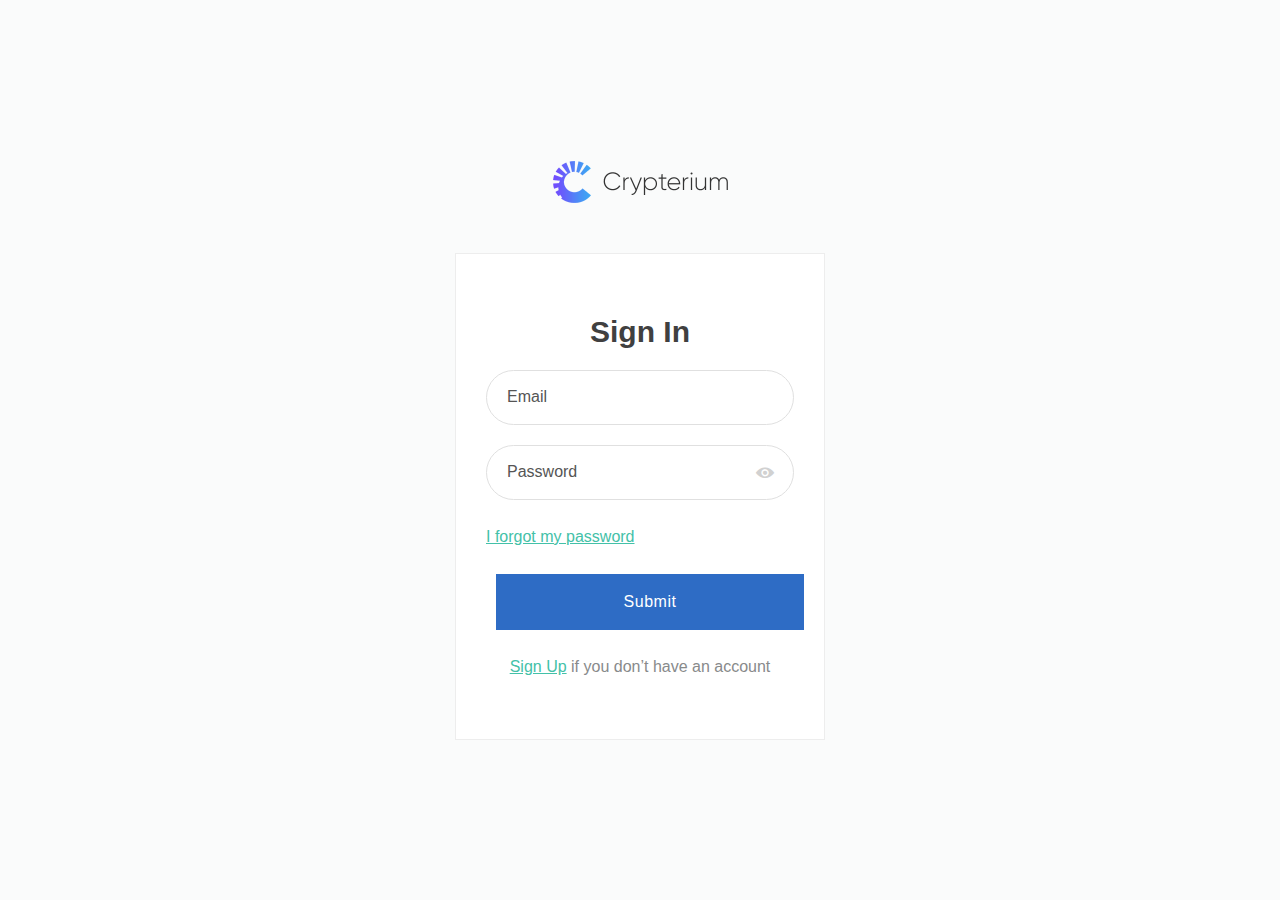
<file: sign_in.html>
<!DOCTYPE html>
<html class="no-js" lang="en">
 <head> 
  <title>AIC</title> 
  <meta http-equiv="Content-Type" content="text/html; charset=UTF-8" /> 
  <meta name="viewport" content="initial-scale=1.0, user-scalable=no" /> 
  <meta name="viewport" content="user-scalable=no, width=device-width, height=device-height, initial-scale=1, maximum-scale=1, minimum-scale=1, minimal-ui" /> 
  <meta name="theme-color" content="#3F6EBF" /> 
  <meta name="msapplication-navbutton-color" content="#3F6EBF" /> 
  <meta name="apple-mobile-web-app-status-bar-style" content="#3F6EBF" /> 
  <!-- Favicons
		================================================== --> 
  <link rel="shortcut icon" href="img/favicon.ico" /> 
  <link rel="apple-touch-icon" href="img/apple-touch-icon.png" /> 
  <link rel="apple-touch-icon" sizes="72x72" href="img/apple-touch-icon-72x72.png" /> 
  <link rel="apple-touch-icon" sizes="114x114" href="img/apple-touch-icon-114x114.png" /> 
  <!-- CSS
		================================================== --> 
  <link rel="stylesheet" href="css/style.min.css" type="text/css" /> 
  <!-- Load other scripts
		================================================== --> 
  <script type="text/javascript">
			var _html = document.documentElement,
				isTouch = (('ontouchstart' in _html) || (navigator.msMaxTouchPoints > 0) || (navigator.maxTouchPoints));

			_html.className = _html.className.replace("no-js","js");

			isTouch ? _html.classList.add("touch") : _html.classList.add("no-touch");
		</script> 
  <script type="text/javascript" src="js/device.min.js"></script> 
 </head> 
 <body> 

	<body>
		<!-- start main -->
		<main role="main">
			<!-- start section -->
			<section class="section section--no-pt section--no-pb section--light-bg">
				<div class="grid grid--container">
					<div class="authorization authorization--login">
						<a class="site-logo" href="index.html">
							<img class="img-responsive" width="175" height="42" src="img/site_logo_2.png" alt="demo">
						</a>

						<form class="authorization__form" action="#">
							<h3 class="__title">Sign In</h3>

							<div class="input-wrp">
								<input class="textfield" type="text" value="" placeholder="Email" />
							</div>

							<div class="input-wrp">
								<i class="textfield-ico fontello-eye"></i>
								<input class="textfield" type="text" value="" placeholder="Password" />
							</div>

							<p>
								<a href="sign_up.html#recovery">I forgot my password</a>

								<button class="custom-btn custom-btn--medium custom-btn--style-2 wide" type="submit" role="button">Submit</button>
							</p>

							<p class="text--center"><a href="sign_up.html">Sign Up</a> if you don’t have an account</p>
						</form>
					</div>
				</div>
			</section>
			<!-- end section -->
		</main>
		<!-- end main -->

		<div id="btn-to-top-wrap">
			<a id="btn-to-top" class="circled" href="javascript:void(0);" data-visible-offset="800"></a>
		</div>

		<script src="https://ajax.googleapis.com/ajax/libs/jquery/2.2.4/jquery.min.js"></script>
		<script>window.jQuery || document.write('<script src="js/jquery-2.2.4.min.js"><\/script>')</script>

		<script type="text/javascript" src="js/main.min.js"></script>
		<!-- Google Analytics: change UA-XXXXX-X to be your site's ID. -->
		<script>
			(function(b,o,i,l,e,r){b.GoogleAnalyticsObject=l;b[l]||(b[l]=
			function(){(b[l].q=b[l].q||[]).push(arguments)});b[l].l=+new Date;
			e=o.createElement(i);r=o.getElementsByTagName(i)[0];
			e.src='https://www.google-analytics.com/analytics.js';
			r.parentNode.insertBefore(e,r)}(window,document,'script','ga'));
			ga('create','UA-XXXXX-X','auto');ga('send','pageview');
		</script>

		<!-- BEGIN JIVOSITE CODE {literal} -->
		<script type='text/javascript'>
		(function(){ var widget_id = 'Paw7lkpeN6';var d=document;var w=window;function l(){
		var s = document.createElement('script'); s.type = 'text/javascript'; s.async = true; s.src = '//code.jivosite.com/script/widget/'+widget_id; var ss = document.getElementsByTagName('script')[0]; ss.parentNode.insertBefore(s, ss);}if(d.readyState=='complete'){l();}else{if(w.attachEvent){w.attachEvent('onload',l);}else{w.addEventListener('load',l,false);}}})();</script>
		<!-- {/literal} END JIVOSITE CODE -->
	</body>
</html>
</file>
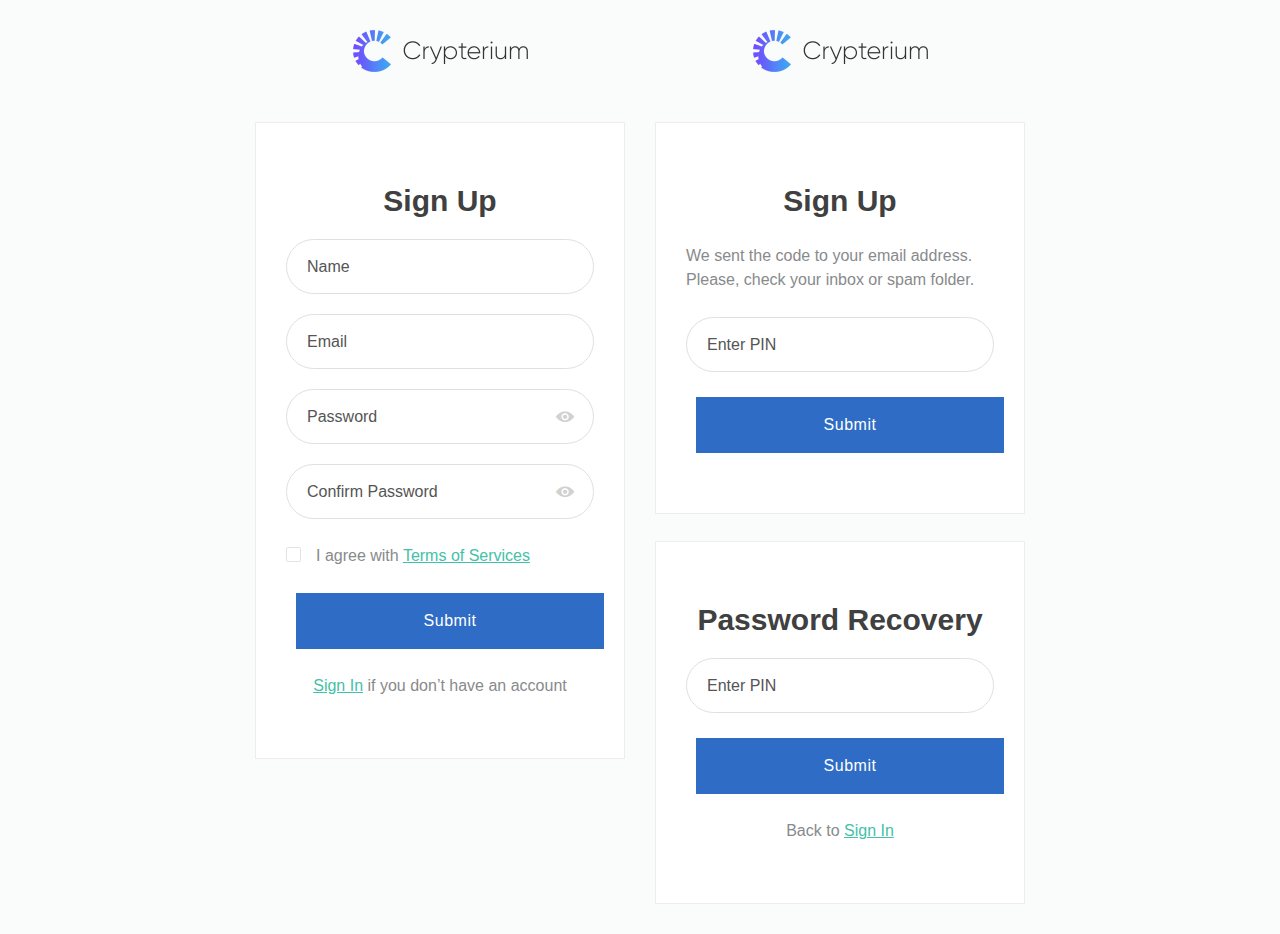
<file: sign_up.html>
<!DOCTYPE html>
<html class="no-js" lang="en">
 <head> 
  <title>AIC</title> 
  <meta http-equiv="Content-Type" content="text/html; charset=UTF-8" /> 
  <meta name="viewport" content="initial-scale=1.0, user-scalable=no" /> 
  <meta name="viewport" content="user-scalable=no, width=device-width, height=device-height, initial-scale=1, maximum-scale=1, minimum-scale=1, minimal-ui" /> 
  <meta name="theme-color" content="#3F6EBF" /> 
  <meta name="msapplication-navbutton-color" content="#3F6EBF" /> 
  <meta name="apple-mobile-web-app-status-bar-style" content="#3F6EBF" /> 
  <!-- Favicons
		================================================== --> 
  <link rel="shortcut icon" href="img/favicon.ico" /> 
  <link rel="apple-touch-icon" href="img/apple-touch-icon.png" /> 
  <link rel="apple-touch-icon" sizes="72x72" href="img/apple-touch-icon-72x72.png" /> 
  <link rel="apple-touch-icon" sizes="114x114" href="img/apple-touch-icon-114x114.png" /> 
  <!-- CSS
		================================================== --> 
  <link rel="stylesheet" href="css/style.min.css" type="text/css" /> 
  <!-- Load other scripts
		================================================== --> 
  <script type="text/javascript">
			var _html = document.documentElement,
				isTouch = (('ontouchstart' in _html) || (navigator.msMaxTouchPoints > 0) || (navigator.maxTouchPoints));

			_html.className = _html.className.replace("no-js","js");

			isTouch ? _html.classList.add("touch") : _html.classList.add("no-touch");
		</script> 
  <script type="text/javascript" src="js/device.min.js"></script> 
 </head> 
 <body> 

	<body>
		<!-- start main -->
		<main role="main">
			<!-- start section -->
			<section class="section section--no-pt section--no-pb section--light-bg">
				<div class="grid grid--container">
					<div class="authorization authorization--registration">
						<!-- this is demo, remove div class row and div's class col -->
						<div class="row">
							<div class="col col--md-auto">
								<div class="text--center">
									<a class="site-logo" href="index.html">
										<img class="img-responsive" width="175" height="42" src="img/site_logo_2.png" alt="demo">
									</a>
								</div>

								<form class="authorization__form" action="#">
									<h3 class="__title">Sign Up</h3>

									<div class="input-wrp">
										<input class="textfield" type="text" value="" placeholder="Name" />
									</div>

									<div class="input-wrp">
										<input class="textfield" type="text" value="" placeholder="Email" />
									</div>

									<div class="input-wrp">
										<i class="textfield-ico fontello-eye"></i>
										<input class="textfield" type="text" value="" placeholder="Password" />
									</div>

									<div class="input-wrp">
										<i class="textfield-ico fontello-eye"></i>
										<input class="textfield" type="text" value="" placeholder="Confirm Password" />
									</div>

									<p>
										<label class="checkbox">
											<input name="p1" type="checkbox" value="ok" required />
											<i class="fontello-check"></i><span>I agree with <a href="#">Terms of Services</a></span>
										</label>

										<button class="custom-btn custom-btn--medium custom-btn--style-2 wide" type="submit" role="button">Submit</button>
									</p>

									<p class="text--center"><a href="sign_in.html">Sign In</a> if you don’t have an account</p>
								</form>
							</div>

							<div class="col col--md-auto">
								<div class="text--center">
									<a class="site-logo" href="index.html">
										<img class="img-responsive" width="175" height="42" src="img/site_logo_2.png" alt="demo">
									</a>
								</div>

								<form class="authorization__form" action="#">
									<h3 class="__title">Sign Up</h3>

									<p>
										We sent the code to your email address. Please, check your inbox or spam folder.
									</p>

									<div class="input-wrp">
										<input class="textfield" type="text" value="" placeholder="Enter PIN" />
									</div>

									<button class="custom-btn custom-btn--medium custom-btn--style-2 wide" type="submit" role="button">Submit</button>
								</form>

								<br>

								<form id="recovery" class="authorization__form" action="#">
									<h3 class="__title">Password Recovery</h3>

									<div class="input-wrp">
										<input class="textfield" type="text" value="" placeholder="Enter PIN" />
									</div>

									<button class="custom-btn custom-btn--medium custom-btn--style-2 wide" type="submit" role="button">Submit</button>

									<p class="text--center">Back to <a href="sign_in.html">Sign In</a></p>
								</form>
							</div>
						</div>
					</div>
				</div>
			</section>
			<!-- end section -->
		</main>
		<!-- end main -->

		<div id="btn-to-top-wrap">
			<a id="btn-to-top" class="circled" href="javascript:void(0);" data-visible-offset="800"></a>
		</div>

		<script src="https://ajax.googleapis.com/ajax/libs/jquery/2.2.4/jquery.min.js"></script>
		<script>window.jQuery || document.write('<script src="js/jquery-2.2.4.min.js"><\/script>')</script>

		<script type="text/javascript" src="js/main.min.js"></script>
		<!-- Google Analytics: change UA-XXXXX-X to be your site's ID. -->
		<script>
			(function(b,o,i,l,e,r){b.GoogleAnalyticsObject=l;b[l]||(b[l]=
			function(){(b[l].q=b[l].q||[]).push(arguments)});b[l].l=+new Date;
			e=o.createElement(i);r=o.getElementsByTagName(i)[0];
			e.src='https://www.google-analytics.com/analytics.js';
			r.parentNode.insertBefore(e,r)}(window,document,'script','ga'));
			ga('create','UA-XXXXX-X','auto');ga('send','pageview');
		</script>

		<!-- BEGIN JIVOSITE CODE {literal} -->
		<script type='text/javascript'>
		(function(){ var widget_id = 'Paw7lkpeN6';var d=document;var w=window;function l(){
		var s = document.createElement('script'); s.type = 'text/javascript'; s.async = true; s.src = '//code.jivosite.com/script/widget/'+widget_id; var ss = document.getElementsByTagName('script')[0]; ss.parentNode.insertBefore(s, ss);}if(d.readyState=='complete'){l();}else{if(w.attachEvent){w.attachEvent('onload',l);}else{w.addEventListener('load',l,false);}}})();</script>
		<!-- {/literal} END JIVOSITE CODE -->
	</body>
</html>
</file>
<file: css/style.min.css>
@charset "UTF-8";
.b-table,
.embed-responsive embed,
.embed-responsive iframe,
.embed-responsive object,
.embed-responsive video,
.embed-responsive-item,
.events .__item .__image img,
.gallery .__item .__content,
.gallery .__item .__image img,
.gallery .__item .__link,
.goods .__item .__image a,
.posts .__item .__image img,
.projects .__item .__image img,
.tab-container .tab-content__item,
.v-align > * {
  width: 100%
}
.embed-responsive embed,
.embed-responsive iframe,
.embed-responsive object,
.embed-responsive video,
.embed-responsive-item,
.events .__item .__image img,
.gallery .__item .__content,
.gallery .__item .__image img,
.gallery .__item .__link,
.goods .__item .__image a,
.posts .__item .__image img,
.projects .__item .__image img,
.tab-container .tab-content__item,
.v-align,
.v-align:before {
  height: 100%
}
.v-align:before {
  width: 0
}
.b-table {
  display: table
}
.b-table .cell {
  display: table-cell
}
.v-align > *,
.v-align:before {
  display: inline-block
}
.embed-responsive embed,
.embed-responsive iframe,
.embed-responsive object,
.embed-responsive video,
.embed-responsive-item,
.events .__item .__image img,
.gallery .__item .__content,
.gallery .__item .__image img,
.gallery .__item .__link,
.goods .__item .__image a,
.posts .__item .__image img,
.projects .__item .__image img,
.tab-container .tab-content__item {
  position: absolute;
  top: 0;
  left: 0
}
#intro,
#start-screen .start-screen__content,
#start-screen .start-screen__static-bg,
.__video .__bg,
.jarallax {
  background-position: 50% 50%;
  background-repeat: no-repeat;
  background-size: cover
}
.fl-l {
  float: left
}
.fl-r {
  float: right
}
.v-top {
  vertical-align: top
}
.v-align > *,
.v-align:before,
.v-middle {
  vertical-align: middle
}
.v-bottom {
  vertical-align: bottom
}
#top-bar__choose-lang img {
  user-select: none;
  -webkit-user-drag: none;
  user-drag: none;
  -webkit-touch-callout: none
}
/*! normalize.css v7.0.0 | MIT License | github.com/necolas/normalize.css */
html {
  line-height: 1.15;
  -ms-text-size-adjust: 100%;
  -webkit-text-size-adjust: 100%
}
article,
aside,
details,
figcaption,
figure,
footer,
header,
main,
menu,
nav,
section {
  display: block
}
h1 {
  margin: .67em 0
}
figure {
  margin: 1em 40px
}
hr {
  box-sizing: content-box;
  height: 0;
  overflow: visible
}
code,
kbd,
pre,
samp {
  font-family: monospace,monospace;
  font-size: 1em
}
abbr[title] {
  border-bottom: none;
  text-decoration: underline;
  text-decoration: underline dotted
}
b,
strong {
  font-weight: bolder
}
dfn {
  font-style: italic
}
mark {
  background-color: #ff0;
  color: #000
}
small {
  font-size: 80%
}
sub,
sup {
  font-size: 75%;
  line-height: 0;
  position: relative;
  vertical-align: baseline
}
sub {
  bottom: -.25em
}
sup {
  top: -.5em
}
audio,
canvas,
video {
  display: inline-block
}
audio:not([controls]) {
  display: none;
  height: 0
}
img {
  border-style: none
}
svg:not(:root) {
  overflow: hidden
}
button,
input,
optgroup,
select,
textarea {
  font-family: sans-serif;
  font-size: 100%;
  line-height: 1.15;
  margin: 0
}
button,
input {
  overflow: visible
}
button,
select {
  text-transform: none
}
[type=reset],
[type=submit],
button,
html [type=button] {
  -webkit-appearance: button
}
[type=button]::-moz-focus-inner,
[type=reset]::-moz-focus-inner,
[type=submit]::-moz-focus-inner,
button::-moz-focus-inner {
  border-style: none;
  padding: 0
}
[type=button]:-moz-focusring,
[type=reset]:-moz-focusring,
[type=submit]:-moz-focusring,
button:-moz-focusring {
  outline: ButtonText dotted 1px
}
fieldset {
  padding: .35em .75em .625em
}
legend {
  box-sizing: border-box;
  color: inherit;
  display: table;
  max-width: 100%;
  padding: 0;
  white-space: normal
}
progress {
  display: inline-block;
  vertical-align: baseline
}
textarea {
  overflow: auto
}
[type=checkbox],
[type=radio] {
  box-sizing: border-box;
  padding: 0
}
[type=number]::-webkit-inner-spin-button,
[type=number]::-webkit-outer-spin-button {
  height: auto
}
[type=search] {
  -webkit-appearance: textfield;
  outline-offset: -2px
}
[type=search]::-webkit-search-cancel-button,
[type=search]::-webkit-search-decoration {
  -webkit-appearance: none
}
::-webkit-file-upload-button {
  -webkit-appearance: button;
  font: inherit
}
summary {
  display: list-item
}
[hidden],
template {
  display: none
}
.grid {
  padding-left: 15px;
  padding-right: 15px
}
.grid--container {
  margin: 0 auto;
  max-width: 1200px;
  width: 100%
}
.grid--no-gutters {
  padding-left: 0;
  padding-right: 0
}
.row {
  display: flex;
  flex: 0 1 100%;
  flex-direction: row;
  flex-wrap: wrap;
  list-style: none;
  margin-left: -15px;
  margin-right: -15px;
  padding: 0
}
.row--no-gutters {
  margin-left: 0;
  margin-right: 0
}
.col {
  flex: 0 0 100%;
  width: 100%;
  padding-left: 15px;
  padding-right: 15px
}
.col--no-gutters {
  padding-left: 0;
  padding-right: 0
}
.text--left {
  text-align: left
}
.text--center {
  text-align: center
}
.text--right {
  text-align: right
}
.show {
  display: block
}
.hide {
  display: none
}
.row--xs-reverse {
  flex-direction: row-reverse
}
.row--xs-top {
  align-items: flex-start
}
.row--xs-center {
  align-items: center
}
.row--xs-bottom {
  align-items: flex-end
}
.row--xs-start {
  justify-content: flex-start
}
.row--xs-middle {
  justify-content: center
}
.row--xs-end {
  justify-content: flex-end
}
.row--xs-around {
  justify-content: space-around
}
.row--xs-between {
  justify-content: space-between
}
.col--xs-align-top {
  align-self: flex-start
}
.col--xs-align-center {
  align-self: center
}
.col--xs-align-bottom {
  align-self: flex-end
}
.col--xs-first {
  order: -1
}
.col--xs-last {
  order: 1
}
.col--xs-reset {
  order: 0
}
.col--xs-auto {
  flex: 0 0 auto;
  width: auto;
  max-width: none
}
.col--xs-flex {
  display: flex
}
.text--xs-right {
  text-align: right
}
.text--xs-left {
  text-align: left
}
.text--xs-center {
  text-align: center
}
.show--xs {
  display: block
}
.hide--xs {
  display: none
}
.col--xs {
  flex-grow: 1;
  flex-basis: 0;
  max-width: 100%;
  padding-left: 15px;
  padding-right: 15px
}
.col--xs-1 {
  max-width: 8.33333%;
  flex: 0 0 8.33333%
}
.col--xs-2 {
  max-width: 16.66667%;
  flex: 0 0 16.66667%
}
.col--xs-3 {
  max-width: 25%;
  flex: 0 0 25%
}
.col--xs-4 {
  max-width: 33.33333%;
  flex: 0 0 33.33333%
}
.col--xs-5 {
  max-width: 41.66667%;
  flex: 0 0 41.66667%
}
.col--xs-6 {
  max-width: 50%;
  flex: 0 0 50%
}
.col--xs-7 {
  max-width: 58.33333%;
  flex: 0 0 58.33333%
}
.col--xs-8 {
  max-width: 66.66667%;
  flex: 0 0 66.66667%
}
.col--xs-9 {
  max-width: 75%;
  flex: 0 0 75%
}
.col--xs-10 {
  max-width: 83.33333%;
  flex: 0 0 83.33333%
}
.col--xs-11 {
  max-width: 91.66667%;
  flex: 0 0 91.66667%
}
.col--xs-12 {
  max-width: 100%;
  flex: 0 0 100%
}
.col--xs-offset-1 {
  margin-left: 8.33333%
}
.col--xs-offset-2 {
  margin-left: 16.66667%
}
.col--xs-offset-3 {
  margin-left: 25%
}
.col--xs-offset-4 {
  margin-left: 33.33333%
}
.col--xs-offset-5 {
  margin-left: 41.66667%
}
.col--xs-offset-6 {
  margin-left: 50%
}
.col--xs-offset-7 {
  margin-left: 58.33333%
}
.col--xs-offset-8 {
  margin-left: 66.66667%
}
.col--xs-offset-9 {
  margin-left: 75%
}
.col--xs-offset-10 {
  margin-left: 83.33333%
}
.col--xs-offset-11 {
  margin-left: 91.66667%
}
.col--xs-offset-12 {
  margin-left: 100%
}
@media only screen and (min-width:560px) {
  .row--sm-reverse {
    flex-direction: row-reverse
  }
  .row--sm-top {
    align-items: flex-start
  }
  .row--sm-center {
    align-items: center
  }
  .row--sm-bottom {
    align-items: flex-end
  }
  .row--sm-start {
    justify-content: flex-start
  }
  .row--sm-middle {
    justify-content: center
  }
  .row--sm-end {
    justify-content: flex-end
  }
  .row--sm-around {
    justify-content: space-around
  }
  .row--sm-between {
    justify-content: space-between
  }
  .col--sm-align-top {
    align-self: flex-start
  }
  .col--sm-align-center {
    align-self: center
  }
  .col--sm-align-bottom {
    align-self: flex-end
  }
  .col--sm-first {
    order: -1
  }
  .col--sm-last {
    order: 1
  }
  .col--sm-reset {
    order: 0
  }
  .col--sm-auto {
    flex: 0 0 auto;
    width: auto;
    max-width: none
  }
  .col--sm-flex {
    display: flex
  }
  .text--sm-right {
    text-align: right
  }
  .text--sm-left {
    text-align: left
  }
  .text--sm-center {
    text-align: center
  }
  .show--sm {
    display: block
  }
  .hide--sm {
    display: none
  }
  .col--sm {
    flex-grow: 1;
    flex-basis: 0;
    max-width: 100%;
    padding-left: 15px;
    padding-right: 15px
  }
  .col--sm-1 {
    max-width: 8.33333%;
    flex: 0 0 8.33333%
  }
  .col--sm-2 {
    max-width: 16.66667%;
    flex: 0 0 16.66667%
  }
  .col--sm-3 {
    max-width: 25%;
    flex: 0 0 25%
  }
  .col--sm-4 {
    max-width: 33.33333%;
    flex: 0 0 33.33333%
  }
  .col--sm-5 {
    max-width: 41.66667%;
    flex: 0 0 41.66667%
  }
  .col--sm-6 {
    max-width: 50%;
    flex: 0 0 50%
  }
  .col--sm-7 {
    max-width: 58.33333%;
    flex: 0 0 58.33333%
  }
  .col--sm-8 {
    max-width: 66.66667%;
    flex: 0 0 66.66667%
  }
  .col--sm-9 {
    max-width: 75%;
    flex: 0 0 75%
  }
  .col--sm-10 {
    max-width: 83.33333%;
    flex: 0 0 83.33333%
  }
  .col--sm-11 {
    max-width: 91.66667%;
    flex: 0 0 91.66667%
  }
  .col--sm-12 {
    max-width: 100%;
    flex: 0 0 100%
  }
  .col--sm-offset-1 {
    margin-left: 8.33333%
  }
  .col--sm-offset-2 {
    margin-left: 16.66667%
  }
  .col--sm-offset-3 {
    margin-left: 25%
  }
  .col--sm-offset-4 {
    margin-left: 33.33333%
  }
  .col--sm-offset-5 {
    margin-left: 41.66667%
  }
  .col--sm-offset-6 {
    margin-left: 50%
  }
  .col--sm-offset-7 {
    margin-left: 58.33333%
  }
  .col--sm-offset-8 {
    margin-left: 66.66667%
  }
  .col--sm-offset-9 {
    margin-left: 75%
  }
  .col--sm-offset-10 {
    margin-left: 83.33333%
  }
  .col--sm-offset-11 {
    margin-left: 91.66667%
  }
  .col--sm-offset-12 {
    margin-left: 100%
  }
}
@media only screen and (min-width:768px) {
  .row--md-reverse {
    flex-direction: row-reverse
  }
  .row--md-top {
    align-items: flex-start
  }
  .row--md-center {
    align-items: center
  }
  .row--md-bottom {
    align-items: flex-end
  }
  .row--md-start {
    justify-content: flex-start
  }
  .row--md-middle {
    justify-content: center
  }
  .row--md-end {
    justify-content: flex-end
  }
  .row--md-around {
    justify-content: space-around
  }
  .row--md-between {
    justify-content: space-between
  }
  .col--md-align-top {
    align-self: flex-start
  }
  .col--md-align-center {
    align-self: center
  }
  .col--md-align-bottom {
    align-self: flex-end
  }
  .col--md-first {
    order: -1
  }
  .col--md-last {
    order: 1
  }
  .col--md-reset {
    order: 0
  }
  .col--md-auto {
    flex: 0 0 auto;
    width: auto;
    max-width: none
  }
  .col--md-flex {
    display: flex
  }
  .text--md-right {
    text-align: right
  }
  .text--md-left {
    text-align: left
  }
  .text--md-center {
    text-align: center
  }
  .show--md {
    display: block
  }
  .hide--md {
    display: none
  }
  .col--md {
    flex-grow: 1;
    flex-basis: 0;
    max-width: 100%;
    padding-left: 15px;
    padding-right: 15px
  }
  .col--md-1 {
    max-width: 8.33333%;
    flex: 0 0 8.33333%
  }
  .col--md-2 {
    max-width: 16.66667%;
    flex: 0 0 16.66667%
  }
  .col--md-3 {
    max-width: 25%;
    flex: 0 0 25%
  }
  .col--md-4 {
    max-width: 33.33333%;
    flex: 0 0 33.33333%
  }
  .col--md-5 {
    max-width: 41.66667%;
    flex: 0 0 41.66667%
  }
  .col--md-6 {
    max-width: 50%;
    flex: 0 0 50%
  }
  .col--md-7 {
    max-width: 58.33333%;
    flex: 0 0 58.33333%
  }
  .col--md-8 {
    max-width: 66.66667%;
    flex: 0 0 66.66667%
  }
  .col--md-9 {
    max-width: 75%;
    flex: 0 0 75%
  }
  .col--md-10 {
    max-width: 83.33333%;
    flex: 0 0 83.33333%
  }
  .col--md-11 {
    max-width: 91.66667%;
    flex: 0 0 91.66667%
  }
  .col--md-12 {
    max-width: 100%;
    flex: 0 0 100%
  }
  .col--md-offset-1 {
    margin-left: 8.33333%
  }
  .col--md-offset-2 {
    margin-left: 16.66667%
  }
  .col--md-offset-3 {
    margin-left: 25%
  }
  .col--md-offset-4 {
    margin-left: 33.33333%
  }
  .col--md-offset-5 {
    margin-left: 41.66667%
  }
  .col--md-offset-6 {
    margin-left: 50%
  }
  .col--md-offset-7 {
    margin-left: 58.33333%
  }
  .col--md-offset-8 {
    margin-left: 66.66667%
  }
  .col--md-offset-9 {
    margin-left: 75%
  }
  .col--md-offset-10 {
    margin-left: 83.33333%
  }
  .col--md-offset-11 {
    margin-left: 91.66667%
  }
  .col--md-offset-12 {
    margin-left: 100%
  }
}
@media only screen and (min-width:992px) {
  .row--lg-reverse {
    flex-direction: row-reverse
  }
  .row--lg-top {
    align-items: flex-start
  }
  .row--lg-center {
    align-items: center
  }
  .row--lg-bottom {
    align-items: flex-end
  }
  .row--lg-start {
    justify-content: flex-start
  }
  .row--lg-middle {
    justify-content: center
  }
  .row--lg-end {
    justify-content: flex-end
  }
  .row--lg-around {
    justify-content: space-around
  }
  .row--lg-between {
    justify-content: space-between
  }
  .col--lg-align-top {
    align-self: flex-start
  }
  .col--lg-align-center {
    align-self: center
  }
  .col--lg-align-bottom {
    align-self: flex-end
  }
  .col--lg-first {
    order: -1
  }
  .col--lg-last {
    order: 1
  }
  .col--lg-reset {
    order: 0
  }
  .col--lg-auto {
    flex: 0 0 auto;
    width: auto;
    max-width: none
  }
  .col--lg-flex {
    display: flex
  }
  .text--lg-right {
    text-align: right
  }
  .text--lg-left {
    text-align: left
  }
  .text--lg-center {
    text-align: center
  }
  .show--lg {
    display: block
  }
  .hide--lg {
    display: none
  }
  .col--lg {
    flex-grow: 1;
    flex-basis: 0;
    max-width: 100%;
    padding-left: 15px;
    padding-right: 15px
  }
  .col--lg-1 {
    max-width: 8.33333%;
    flex: 0 0 8.33333%
  }
  .col--lg-2 {
    max-width: 16.66667%;
    flex: 0 0 16.66667%
  }
  .col--lg-3 {
    max-width: 25%;
    flex: 0 0 25%
  }
  .col--lg-4 {
    max-width: 33.33333%;
    flex: 0 0 33.33333%
  }
  .col--lg-5 {
    max-width: 41.66667%;
    flex: 0 0 41.66667%
  }
  .col--lg-6 {
    max-width: 50%;
    flex: 0 0 50%
  }
  .col--lg-7 {
    max-width: 58.33333%;
    flex: 0 0 58.33333%
  }
  .col--lg-8 {
    max-width: 66.66667%;
    flex: 0 0 66.66667%
  }
  .col--lg-9 {
    max-width: 75%;
    flex: 0 0 75%
  }
  .col--lg-10 {
    max-width: 83.33333%;
    flex: 0 0 83.33333%
  }
  .col--lg-11 {
    max-width: 91.66667%;
    flex: 0 0 91.66667%
  }
  .col--lg-12 {
    max-width: 100%;
    flex: 0 0 100%
  }
  .col--lg-offset-1 {
    margin-left: 8.33333%
  }
  .col--lg-offset-2 {
    margin-left: 16.66667%
  }
  .col--lg-offset-3 {
    margin-left: 25%
  }
  .col--lg-offset-4 {
    margin-left: 33.33333%
  }
  .col--lg-offset-5 {
    margin-left: 41.66667%
  }
  .col--lg-offset-6 {
    margin-left: 50%
  }
  .col--lg-offset-7 {
    margin-left: 58.33333%
  }
  .col--lg-offset-8 {
    margin-left: 66.66667%
  }
  .col--lg-offset-9 {
    margin-left: 75%
  }
  .col--lg-offset-10 {
    margin-left: 83.33333%
  }
  .col--lg-offset-11 {
    margin-left: 91.66667%
  }
  .col--lg-offset-12 {
    margin-left: 100%
  }
}
@media only screen and (min-width:1200px) {
  .row--xl-reverse {
    flex-direction: row-reverse
  }
  .row--xl-top {
    align-items: flex-start
  }
  .row--xl-center {
    align-items: center
  }
  .row--xl-bottom {
    align-items: flex-end
  }
  .row--xl-start {
    justify-content: flex-start
  }
  .row--xl-middle {
    justify-content: center
  }
  .row--xl-end {
    justify-content: flex-end
  }
  .row--xl-around {
    justify-content: space-around
  }
  .row--xl-between {
    justify-content: space-between
  }
  .col--xl-align-top {
    align-self: flex-start
  }
  .col--xl-align-center {
    align-self: center
  }
  .col--xl-align-bottom {
    align-self: flex-end
  }
  .col--xl-first {
    order: -1
  }
  .col--xl-last {
    order: 1
  }
  .col--xl-reset {
    order: 0
  }
  .col--xl-auto {
    flex: 0 0 auto;
    width: auto;
    max-width: none
  }
  .col--xl-flex {
    display: flex
  }
  .text--xl-right {
    text-align: right
  }
  .text--xl-left {
    text-align: left
  }
  .text--xl-center {
    text-align: center
  }
  .show--xl {
    display: block
  }
  .hide--xl {
    display: none
  }
  .col--xl {
    flex-grow: 1;
    flex-basis: 0;
    max-width: 100%;
    padding-left: 15px;
    padding-right: 15px
  }
  .col--xl-1 {
    max-width: 8.33333%;
    flex: 0 0 8.33333%
  }
  .col--xl-2 {
    max-width: 16.66667%;
    flex: 0 0 16.66667%
  }
  .col--xl-3 {
    max-width: 25%;
    flex: 0 0 25%
  }
  .col--xl-4 {
    max-width: 33.33333%;
    flex: 0 0 33.33333%
  }
  .col--xl-5 {
    max-width: 41.66667%;
    flex: 0 0 41.66667%
  }
  .col--xl-6 {
    max-width: 50%;
    flex: 0 0 50%
  }
  .col--xl-7 {
    max-width: 58.33333%;
    flex: 0 0 58.33333%
  }
  .col--xl-8 {
    max-width: 66.66667%;
    flex: 0 0 66.66667%
  }
  .col--xl-9 {
    max-width: 75%;
    flex: 0 0 75%
  }
  .col--xl-10 {
    max-width: 83.33333%;
    flex: 0 0 83.33333%
  }
  .col--xl-11 {
    max-width: 91.66667%;
    flex: 0 0 91.66667%
  }
  .col--xl-12 {
    max-width: 100%;
    flex: 0 0 100%
  }
  .col--xl-offset-1 {
    margin-left: 8.33333%
  }
  .col--xl-offset-2 {
    margin-left: 16.66667%
  }
  .col--xl-offset-3 {
    margin-left: 25%
  }
  .col--xl-offset-4 {
    margin-left: 33.33333%
  }
  .col--xl-offset-5 {
    margin-left: 41.66667%
  }
  .col--xl-offset-6 {
    margin-left: 50%
  }
  .col--xl-offset-7 {
    margin-left: 58.33333%
  }
  .col--xl-offset-8 {
    margin-left: 66.66667%
  }
  .col--xl-offset-9 {
    margin-left: 75%
  }
  .col--xl-offset-10 {
    margin-left: 83.33333%
  }
  .col--xl-offset-11 {
    margin-left: 91.66667%
  }
  .col--xl-offset-12 {
    margin-left: 100%
  }
}
.fontello-down:before {
  content: '\e800'
}
.fontello-right-1:before {
  content: '\e801'
}
.fontello-left:before {
  content: '\e802'
}
.fontello-up:before {
  content: '\e803'
}
.fontello-attachment:before {
  content: '\e804'
}
.fontello-avatar:before {
  content: '\e805'
}
.fontello-down-open:before {
  content: '\e806'
}
.fontello-tag:before {
  content: '\e807'
}
.fontello-left-open:before {
  content: '\e808'
}
.fontello-right-open:before {
  content: '\e809'
}
.fontello-up-open:before {
  content: '\e80a'
}
.fontello-calculator:before {
  content: '\e80b'
}
.fontello-document:before {
  content: '\e80c'
}
.fontello-settings:before {
  content: '\e80d'
}
.fontello-phone:before {
  content: '\e80e'
}
.fontello-layer:before {
  content: '\e80f'
}
.fontello-cancel:before {
  content: '\e810'
}
.fontello-wallet:before {
  content: '\e811'
}
.fontello-check:before {
  content: '\e814'
}
.fontello-eye:before {
  content: '\e820'
}
.fontello-plane:before {
  content: '\e821'
}
.fontello-lock:before {
  content: '\e822'
}
.fontello-twitter:before {
  content: '\f099'
}
.fontello-facebook:before {
  content: '\f09a'
}
.fontello-gplus:before {
  content: '\f0d5'
}
.fontello-linkedin:before {
  content: '\f0e1'
}
.fontello-angle-left:before {
  content: '\f104'
}
.fontello-angle-right:before {
  content: '\f105'
}
.fontello-angle-up:before {
  content: '\f106'
}
.fontello-angle-down:before {
  content: '\f107'
}
.fontello-bitcoin:before {
  content: '\f15a'
}
.fontello-youtube:before {
  content: '\f167'
}
.fontello-youtube-play:before {
  content: '\f16a'
}
.fontello-instagram:before {
  content: '\f16d'
}
.fontello-vkontakte:before {
  content: '\f189'
}
.fontello-paper-plane:before {
  content: '\f1d8'
}
.fontello-linkedin-squared:before {
  content: '\f30c'
}
.slick-slider {
  position: relative;
  display: block;
  box-sizing: border-box;
  -webkit-touch-callout: none;
  -webkit-user-select: none;
  -khtml-user-select: none;
  -moz-user-select: none;
  -ms-user-select: none;
  user-select: none;
  -ms-touch-action: pan-y;
  touch-action: pan-y;
  -webkit-tap-highlight-color: transparent
}
.slick-list {
  position: relative;
  overflow: hidden;
  display: block;
  margin: 0;
  padding: 0
}
.slick-list:focus {
  outline: 0
}
.slick-list.dragging {
  cursor: pointer;
  cursor: hand
}
.slick-slider .slick-list,
.slick-slider .slick-track {
  -webkit-transform: translate3d(0,0,0);
  -moz-transform: translate3d(0,0,0);
  -ms-transform: translate3d(0,0,0);
  -o-transform: translate3d(0,0,0);
  transform: translate3d(0,0,0)
}
.slick-track {
  position: relative;
  left: 0;
  top: 0;
  display: block;
  margin-left: auto;
  margin-right: auto
}
.slick-track:after,
.slick-track:before {
  content: "";
  display: table
}
.slick-track:after {
  clear: both
}
.slick-loading .slick-track {
  visibility: hidden
}
.slick-slide {
  float: left;
  height: 100%;
  min-height: 1px;
  outline: 0;
  display: none
}
[dir=rtl] .slick-slide {
  float: right
}
.slick-slide img {
  display: block
}
.slick-slide.slick-loading img {
  display: none
}
.slick-slide.dragging img {
  pointer-events: none
}
.slick-initialized .slick-slide {
  display: block
}
.slick-loading .slick-slide {
  visibility: hidden
}
.slick-vertical .slick-slide {
  display: block;
  height: auto;
  border: 1px solid transparent
}
.slick-arrow.slick-hidden {
  display: none
}
[data-aos][data-aos][data-aos-duration="50"],
body[data-aos-duration="50"] [data-aos] {
  transition-duration: 50ms
}
[data-aos][data-aos][data-aos-delay="50"],
body[data-aos-delay="50"] [data-aos] {
  transition-delay: 0
}
[data-aos][data-aos][data-aos-delay="50"].aos-animate,
body[data-aos-delay="50"] [data-aos].aos-animate {
  transition-delay: 50ms
}
[data-aos][data-aos][data-aos-duration="100"],
body[data-aos-duration="100"] [data-aos] {
  transition-duration: .1s
}
[data-aos][data-aos][data-aos-delay="100"],
body[data-aos-delay="100"] [data-aos] {
  transition-delay: 0
}
[data-aos][data-aos][data-aos-delay="100"].aos-animate,
body[data-aos-delay="100"] [data-aos].aos-animate {
  transition-delay: .1s
}
[data-aos][data-aos][data-aos-duration="150"],
body[data-aos-duration="150"] [data-aos] {
  transition-duration: .15s
}
[data-aos][data-aos][data-aos-delay="150"],
body[data-aos-delay="150"] [data-aos] {
  transition-delay: 0
}
[data-aos][data-aos][data-aos-delay="150"].aos-animate,
body[data-aos-delay="150"] [data-aos].aos-animate {
  transition-delay: .15s
}
[data-aos][data-aos][data-aos-duration="200"],
body[data-aos-duration="200"] [data-aos] {
  transition-duration: .2s
}
[data-aos][data-aos][data-aos-delay="200"],
body[data-aos-delay="200"] [data-aos] {
  transition-delay: 0
}
[data-aos][data-aos][data-aos-delay="200"].aos-animate,
body[data-aos-delay="200"] [data-aos].aos-animate {
  transition-delay: .2s
}
[data-aos][data-aos][data-aos-duration="250"],
body[data-aos-duration="250"] [data-aos] {
  transition-duration: .25s
}
[data-aos][data-aos][data-aos-delay="250"],
body[data-aos-delay="250"] [data-aos] {
  transition-delay: 0
}
[data-aos][data-aos][data-aos-delay="250"].aos-animate,
body[data-aos-delay="250"] [data-aos].aos-animate {
  transition-delay: .25s
}
[data-aos][data-aos][data-aos-duration="300"],
body[data-aos-duration="300"] [data-aos] {
  transition-duration: .3s
}
[data-aos][data-aos][data-aos-delay="300"],
body[data-aos-delay="300"] [data-aos] {
  transition-delay: 0
}
[data-aos][data-aos][data-aos-delay="300"].aos-animate,
body[data-aos-delay="300"] [data-aos].aos-animate {
  transition-delay: .3s
}
[data-aos][data-aos][data-aos-duration="350"],
body[data-aos-duration="350"] [data-aos] {
  transition-duration: .35s
}
[data-aos][data-aos][data-aos-delay="350"],
body[data-aos-delay="350"] [data-aos] {
  transition-delay: 0
}
[data-aos][data-aos][data-aos-delay="350"].aos-animate,
body[data-aos-delay="350"] [data-aos].aos-animate {
  transition-delay: .35s
}
[data-aos][data-aos][data-aos-duration="400"],
body[data-aos-duration="400"] [data-aos] {
  transition-duration: .4s
}
[data-aos][data-aos][data-aos-delay="400"],
body[data-aos-delay="400"] [data-aos] {
  transition-delay: 0
}
[data-aos][data-aos][data-aos-delay="400"].aos-animate,
body[data-aos-delay="400"] [data-aos].aos-animate {
  transition-delay: .4s
}
[data-aos][data-aos][data-aos-duration="450"],
body[data-aos-duration="450"] [data-aos] {
  transition-duration: .45s
}
[data-aos][data-aos][data-aos-delay="450"],
body[data-aos-delay="450"] [data-aos] {
  transition-delay: 0
}
[data-aos][data-aos][data-aos-delay="450"].aos-animate,
body[data-aos-delay="450"] [data-aos].aos-animate {
  transition-delay: .45s
}
[data-aos][data-aos][data-aos-duration="500"],
body[data-aos-duration="500"] [data-aos] {
  transition-duration: .5s
}
[data-aos][data-aos][data-aos-delay="500"],
body[data-aos-delay="500"] [data-aos] {
  transition-delay: 0
}
[data-aos][data-aos][data-aos-delay="500"].aos-animate,
body[data-aos-delay="500"] [data-aos].aos-animate {
  transition-delay: .5s
}
[data-aos][data-aos][data-aos-duration="550"],
body[data-aos-duration="550"] [data-aos] {
  transition-duration: .55s
}
[data-aos][data-aos][data-aos-delay="550"],
body[data-aos-delay="550"] [data-aos] {
  transition-delay: 0
}
[data-aos][data-aos][data-aos-delay="550"].aos-animate,
body[data-aos-delay="550"] [data-aos].aos-animate {
  transition-delay: .55s
}
[data-aos][data-aos][data-aos-duration="600"],
body[data-aos-duration="600"] [data-aos] {
  transition-duration: .6s
}
[data-aos][data-aos][data-aos-delay="600"],
body[data-aos-delay="600"] [data-aos] {
  transition-delay: 0
}
[data-aos][data-aos][data-aos-delay="600"].aos-animate,
body[data-aos-delay="600"] [data-aos].aos-animate {
  transition-delay: .6s
}
[data-aos][data-aos][data-aos-duration="650"],
body[data-aos-duration="650"] [data-aos] {
  transition-duration: .65s
}
[data-aos][data-aos][data-aos-delay="650"],
body[data-aos-delay="650"] [data-aos] {
  transition-delay: 0
}
[data-aos][data-aos][data-aos-delay="650"].aos-animate,
body[data-aos-delay="650"] [data-aos].aos-animate {
  transition-delay: .65s
}
[data-aos][data-aos][data-aos-duration="700"],
body[data-aos-duration="700"] [data-aos] {
  transition-duration: .7s
}
[data-aos][data-aos][data-aos-delay="700"],
body[data-aos-delay="700"] [data-aos] {
  transition-delay: 0
}
[data-aos][data-aos][data-aos-delay="700"].aos-animate,
body[data-aos-delay="700"] [data-aos].aos-animate {
  transition-delay: .7s
}
[data-aos][data-aos][data-aos-duration="750"],
body[data-aos-duration="750"] [data-aos] {
  transition-duration: .75s
}
[data-aos][data-aos][data-aos-delay="750"],
body[data-aos-delay="750"] [data-aos] {
  transition-delay: 0
}
[data-aos][data-aos][data-aos-delay="750"].aos-animate,
body[data-aos-delay="750"] [data-aos].aos-animate {
  transition-delay: .75s
}
[data-aos][data-aos][data-aos-duration="800"],
body[data-aos-duration="800"] [data-aos] {
  transition-duration: .8s
}
[data-aos][data-aos][data-aos-delay="800"],
body[data-aos-delay="800"] [data-aos] {
  transition-delay: 0
}
[data-aos][data-aos][data-aos-delay="800"].aos-animate,
body[data-aos-delay="800"] [data-aos].aos-animate {
  transition-delay: .8s
}
[data-aos][data-aos][data-aos-duration="850"],
body[data-aos-duration="850"] [data-aos] {
  transition-duration: .85s
}
[data-aos][data-aos][data-aos-delay="850"],
body[data-aos-delay="850"] [data-aos] {
  transition-delay: 0
}
[data-aos][data-aos][data-aos-delay="850"].aos-animate,
body[data-aos-delay="850"] [data-aos].aos-animate {
  transition-delay: .85s
}
[data-aos][data-aos][data-aos-duration="900"],
body[data-aos-duration="900"] [data-aos] {
  transition-duration: .9s
}
[data-aos][data-aos][data-aos-delay="900"],
body[data-aos-delay="900"] [data-aos] {
  transition-delay: 0
}
[data-aos][data-aos][data-aos-delay="900"].aos-animate,
body[data-aos-delay="900"] [data-aos].aos-animate {
  transition-delay: .9s
}
[data-aos][data-aos][data-aos-duration="950"],
body[data-aos-duration="950"] [data-aos] {
  transition-duration: .95s
}
[data-aos][data-aos][data-aos-delay="950"],
body[data-aos-delay="950"] [data-aos] {
  transition-delay: 0
}
[data-aos][data-aos][data-aos-delay="950"].aos-animate,
body[data-aos-delay="950"] [data-aos].aos-animate {
  transition-delay: .95s
}
[data-aos][data-aos][data-aos-duration="1000"],
body[data-aos-duration="1000"] [data-aos] {
  transition-duration: 1s
}
[data-aos][data-aos][data-aos-delay="1000"],
body[data-aos-delay="1000"] [data-aos] {
  transition-delay: 0
}
[data-aos][data-aos][data-aos-delay="1000"].aos-animate,
body[data-aos-delay="1000"] [data-aos].aos-animate {
  transition-delay: 1s
}
[data-aos][data-aos][data-aos-duration="1050"],
body[data-aos-duration="1050"] [data-aos] {
  transition-duration: 1.05s
}
[data-aos][data-aos][data-aos-delay="1050"],
body[data-aos-delay="1050"] [data-aos] {
  transition-delay: 0
}
[data-aos][data-aos][data-aos-delay="1050"].aos-animate,
body[data-aos-delay="1050"] [data-aos].aos-animate {
  transition-delay: 1.05s
}
[data-aos][data-aos][data-aos-duration="1100"],
body[data-aos-duration="1100"] [data-aos] {
  transition-duration: 1.1s
}
[data-aos][data-aos][data-aos-delay="1100"],
body[data-aos-delay="1100"] [data-aos] {
  transition-delay: 0
}
[data-aos][data-aos][data-aos-delay="1100"].aos-animate,
body[data-aos-delay="1100"] [data-aos].aos-animate {
  transition-delay: 1.1s
}
[data-aos][data-aos][data-aos-duration="1150"],
body[data-aos-duration="1150"] [data-aos] {
  transition-duration: 1.15s
}
[data-aos][data-aos][data-aos-delay="1150"],
body[data-aos-delay="1150"] [data-aos] {
  transition-delay: 0
}
[data-aos][data-aos][data-aos-delay="1150"].aos-animate,
body[data-aos-delay="1150"] [data-aos].aos-animate {
  transition-delay: 1.15s
}
[data-aos][data-aos][data-aos-duration="1200"],
body[data-aos-duration="1200"] [data-aos] {
  transition-duration: 1.2s
}
[data-aos][data-aos][data-aos-delay="1200"],
body[data-aos-delay="1200"] [data-aos] {
  transition-delay: 0
}
[data-aos][data-aos][data-aos-delay="1200"].aos-animate,
body[data-aos-delay="1200"] [data-aos].aos-animate {
  transition-delay: 1.2s
}
[data-aos][data-aos][data-aos-duration="1250"],
body[data-aos-duration="1250"] [data-aos] {
  transition-duration: 1.25s
}
[data-aos][data-aos][data-aos-delay="1250"],
body[data-aos-delay="1250"] [data-aos] {
  transition-delay: 0
}
[data-aos][data-aos][data-aos-delay="1250"].aos-animate,
body[data-aos-delay="1250"] [data-aos].aos-animate {
  transition-delay: 1.25s
}
[data-aos][data-aos][data-aos-duration="1300"],
body[data-aos-duration="1300"] [data-aos] {
  transition-duration: 1.3s
}
[data-aos][data-aos][data-aos-delay="1300"],
body[data-aos-delay="1300"] [data-aos] {
  transition-delay: 0
}
[data-aos][data-aos][data-aos-delay="1300"].aos-animate,
body[data-aos-delay="1300"] [data-aos].aos-animate {
  transition-delay: 1.3s
}
[data-aos][data-aos][data-aos-duration="1350"],
body[data-aos-duration="1350"] [data-aos] {
  transition-duration: 1.35s
}
[data-aos][data-aos][data-aos-delay="1350"],
body[data-aos-delay="1350"] [data-aos] {
  transition-delay: 0
}
[data-aos][data-aos][data-aos-delay="1350"].aos-animate,
body[data-aos-delay="1350"] [data-aos].aos-animate {
  transition-delay: 1.35s
}
[data-aos][data-aos][data-aos-duration="1400"],
body[data-aos-duration="1400"] [data-aos] {
  transition-duration: 1.4s
}
[data-aos][data-aos][data-aos-delay="1400"],
body[data-aos-delay="1400"] [data-aos] {
  transition-delay: 0
}
[data-aos][data-aos][data-aos-delay="1400"].aos-animate,
body[data-aos-delay="1400"] [data-aos].aos-animate {
  transition-delay: 1.4s
}
[data-aos][data-aos][data-aos-duration="1450"],
body[data-aos-duration="1450"] [data-aos] {
  transition-duration: 1.45s
}
[data-aos][data-aos][data-aos-delay="1450"],
body[data-aos-delay="1450"] [data-aos] {
  transition-delay: 0
}
[data-aos][data-aos][data-aos-delay="1450"].aos-animate,
body[data-aos-delay="1450"] [data-aos].aos-animate {
  transition-delay: 1.45s
}
[data-aos][data-aos][data-aos-duration="1500"],
body[data-aos-duration="1500"] [data-aos] {
  transition-duration: 1.5s
}
[data-aos][data-aos][data-aos-delay="1500"],
body[data-aos-delay="1500"] [data-aos] {
  transition-delay: 0
}
[data-aos][data-aos][data-aos-delay="1500"].aos-animate,
body[data-aos-delay="1500"] [data-aos].aos-animate {
  transition-delay: 1.5s
}
[data-aos][data-aos][data-aos-duration="1550"],
body[data-aos-duration="1550"] [data-aos] {
  transition-duration: 1.55s
}
[data-aos][data-aos][data-aos-delay="1550"],
body[data-aos-delay="1550"] [data-aos] {
  transition-delay: 0
}
[data-aos][data-aos][data-aos-delay="1550"].aos-animate,
body[data-aos-delay="1550"] [data-aos].aos-animate {
  transition-delay: 1.55s
}
[data-aos][data-aos][data-aos-duration="1600"],
body[data-aos-duration="1600"] [data-aos] {
  transition-duration: 1.6s
}
[data-aos][data-aos][data-aos-delay="1600"],
body[data-aos-delay="1600"] [data-aos] {
  transition-delay: 0
}
[data-aos][data-aos][data-aos-delay="1600"].aos-animate,
body[data-aos-delay="1600"] [data-aos].aos-animate {
  transition-delay: 1.6s
}
[data-aos][data-aos][data-aos-duration="1650"],
body[data-aos-duration="1650"] [data-aos] {
  transition-duration: 1.65s
}
[data-aos][data-aos][data-aos-delay="1650"],
body[data-aos-delay="1650"] [data-aos] {
  transition-delay: 0
}
[data-aos][data-aos][data-aos-delay="1650"].aos-animate,
body[data-aos-delay="1650"] [data-aos].aos-animate {
  transition-delay: 1.65s
}
[data-aos][data-aos][data-aos-duration="1700"],
body[data-aos-duration="1700"] [data-aos] {
  transition-duration: 1.7s
}
[data-aos][data-aos][data-aos-delay="1700"],
body[data-aos-delay="1700"] [data-aos] {
  transition-delay: 0
}
[data-aos][data-aos][data-aos-delay="1700"].aos-animate,
body[data-aos-delay="1700"] [data-aos].aos-animate {
  transition-delay: 1.7s
}
[data-aos][data-aos][data-aos-duration="1750"],
body[data-aos-duration="1750"] [data-aos] {
  transition-duration: 1.75s
}
[data-aos][data-aos][data-aos-delay="1750"],
body[data-aos-delay="1750"] [data-aos] {
  transition-delay: 0
}
[data-aos][data-aos][data-aos-delay="1750"].aos-animate,
body[data-aos-delay="1750"] [data-aos].aos-animate {
  transition-delay: 1.75s
}
[data-aos][data-aos][data-aos-duration="1800"],
body[data-aos-duration="1800"] [data-aos] {
  transition-duration: 1.8s
}
[data-aos][data-aos][data-aos-delay="1800"],
body[data-aos-delay="1800"] [data-aos] {
  transition-delay: 0
}
[data-aos][data-aos][data-aos-delay="1800"].aos-animate,
body[data-aos-delay="1800"] [data-aos].aos-animate {
  transition-delay: 1.8s
}
[data-aos][data-aos][data-aos-duration="1850"],
body[data-aos-duration="1850"] [data-aos] {
  transition-duration: 1.85s
}
[data-aos][data-aos][data-aos-delay="1850"],
body[data-aos-delay="1850"] [data-aos] {
  transition-delay: 0
}
[data-aos][data-aos][data-aos-delay="1850"].aos-animate,
body[data-aos-delay="1850"] [data-aos].aos-animate {
  transition-delay: 1.85s
}
[data-aos][data-aos][data-aos-duration="1900"],
body[data-aos-duration="1900"] [data-aos] {
  transition-duration: 1.9s
}
[data-aos][data-aos][data-aos-delay="1900"],
body[data-aos-delay="1900"] [data-aos] {
  transition-delay: 0
}
[data-aos][data-aos][data-aos-delay="1900"].aos-animate,
body[data-aos-delay="1900"] [data-aos].aos-animate {
  transition-delay: 1.9s
}
[data-aos][data-aos][data-aos-duration="1950"],
body[data-aos-duration="1950"] [data-aos] {
  transition-duration: 1.95s
}
[data-aos][data-aos][data-aos-delay="1950"],
body[data-aos-delay="1950"] [data-aos] {
  transition-delay: 0
}
[data-aos][data-aos][data-aos-delay="1950"].aos-animate,
body[data-aos-delay="1950"] [data-aos].aos-animate {
  transition-delay: 1.95s
}
[data-aos][data-aos][data-aos-duration="2000"],
body[data-aos-duration="2000"] [data-aos] {
  transition-duration: 2s
}
[data-aos][data-aos][data-aos-delay="2000"],
body[data-aos-delay="2000"] [data-aos] {
  transition-delay: 0
}
[data-aos][data-aos][data-aos-delay="2000"].aos-animate,
body[data-aos-delay="2000"] [data-aos].aos-animate {
  transition-delay: 2s
}
[data-aos][data-aos][data-aos-duration="2050"],
body[data-aos-duration="2050"] [data-aos] {
  transition-duration: 2.05s
}
[data-aos][data-aos][data-aos-delay="2050"],
body[data-aos-delay="2050"] [data-aos] {
  transition-delay: 0
}
[data-aos][data-aos][data-aos-delay="2050"].aos-animate,
body[data-aos-delay="2050"] [data-aos].aos-animate {
  transition-delay: 2.05s
}
[data-aos][data-aos][data-aos-duration="2100"],
body[data-aos-duration="2100"] [data-aos] {
  transition-duration: 2.1s
}
[data-aos][data-aos][data-aos-delay="2100"],
body[data-aos-delay="2100"] [data-aos] {
  transition-delay: 0
}
[data-aos][data-aos][data-aos-delay="2100"].aos-animate,
body[data-aos-delay="2100"] [data-aos].aos-animate {
  transition-delay: 2.1s
}
[data-aos][data-aos][data-aos-duration="2150"],
body[data-aos-duration="2150"] [data-aos] {
  transition-duration: 2.15s
}
[data-aos][data-aos][data-aos-delay="2150"],
body[data-aos-delay="2150"] [data-aos] {
  transition-delay: 0
}
[data-aos][data-aos][data-aos-delay="2150"].aos-animate,
body[data-aos-delay="2150"] [data-aos].aos-animate {
  transition-delay: 2.15s
}
[data-aos][data-aos][data-aos-duration="2200"],
body[data-aos-duration="2200"] [data-aos] {
  transition-duration: 2.2s
}
[data-aos][data-aos][data-aos-delay="2200"],
body[data-aos-delay="2200"] [data-aos] {
  transition-delay: 0
}
[data-aos][data-aos][data-aos-delay="2200"].aos-animate,
body[data-aos-delay="2200"] [data-aos].aos-animate {
  transition-delay: 2.2s
}
[data-aos][data-aos][data-aos-duration="2250"],
body[data-aos-duration="2250"] [data-aos] {
  transition-duration: 2.25s
}
[data-aos][data-aos][data-aos-delay="2250"],
body[data-aos-delay="2250"] [data-aos] {
  transition-delay: 0
}
[data-aos][data-aos][data-aos-delay="2250"].aos-animate,
body[data-aos-delay="2250"] [data-aos].aos-animate {
  transition-delay: 2.25s
}
[data-aos][data-aos][data-aos-duration="2300"],
body[data-aos-duration="2300"] [data-aos] {
  transition-duration: 2.3s
}
[data-aos][data-aos][data-aos-delay="2300"],
body[data-aos-delay="2300"] [data-aos] {
  transition-delay: 0
}
[data-aos][data-aos][data-aos-delay="2300"].aos-animate,
body[data-aos-delay="2300"] [data-aos].aos-animate {
  transition-delay: 2.3s
}
[data-aos][data-aos][data-aos-duration="2350"],
body[data-aos-duration="2350"] [data-aos] {
  transition-duration: 2.35s
}
[data-aos][data-aos][data-aos-delay="2350"],
body[data-aos-delay="2350"] [data-aos] {
  transition-delay: 0
}
[data-aos][data-aos][data-aos-delay="2350"].aos-animate,
body[data-aos-delay="2350"] [data-aos].aos-animate {
  transition-delay: 2.35s
}
[data-aos][data-aos][data-aos-duration="2400"],
body[data-aos-duration="2400"] [data-aos] {
  transition-duration: 2.4s
}
[data-aos][data-aos][data-aos-delay="2400"],
body[data-aos-delay="2400"] [data-aos] {
  transition-delay: 0
}
[data-aos][data-aos][data-aos-delay="2400"].aos-animate,
body[data-aos-delay="2400"] [data-aos].aos-animate {
  transition-delay: 2.4s
}
[data-aos][data-aos][data-aos-duration="2450"],
body[data-aos-duration="2450"] [data-aos] {
  transition-duration: 2.45s
}
[data-aos][data-aos][data-aos-delay="2450"],
body[data-aos-delay="2450"] [data-aos] {
  transition-delay: 0
}
[data-aos][data-aos][data-aos-delay="2450"].aos-animate,
body[data-aos-delay="2450"] [data-aos].aos-animate {
  transition-delay: 2.45s
}
[data-aos][data-aos][data-aos-duration="2500"],
body[data-aos-duration="2500"] [data-aos] {
  transition-duration: 2.5s
}
[data-aos][data-aos][data-aos-delay="2500"],
body[data-aos-delay="2500"] [data-aos] {
  transition-delay: 0
}
[data-aos][data-aos][data-aos-delay="2500"].aos-animate,
body[data-aos-delay="2500"] [data-aos].aos-animate {
  transition-delay: 2.5s
}
[data-aos][data-aos][data-aos-duration="2550"],
body[data-aos-duration="2550"] [data-aos] {
  transition-duration: 2.55s
}
[data-aos][data-aos][data-aos-delay="2550"],
body[data-aos-delay="2550"] [data-aos] {
  transition-delay: 0
}
[data-aos][data-aos][data-aos-delay="2550"].aos-animate,
body[data-aos-delay="2550"] [data-aos].aos-animate {
  transition-delay: 2.55s
}
[data-aos][data-aos][data-aos-duration="2600"],
body[data-aos-duration="2600"] [data-aos] {
  transition-duration: 2.6s
}
[data-aos][data-aos][data-aos-delay="2600"],
body[data-aos-delay="2600"] [data-aos] {
  transition-delay: 0
}
[data-aos][data-aos][data-aos-delay="2600"].aos-animate,
body[data-aos-delay="2600"] [data-aos].aos-animate {
  transition-delay: 2.6s
}
[data-aos][data-aos][data-aos-duration="2650"],
body[data-aos-duration="2650"] [data-aos] {
  transition-duration: 2.65s
}
[data-aos][data-aos][data-aos-delay="2650"],
body[data-aos-delay="2650"] [data-aos] {
  transition-delay: 0
}
[data-aos][data-aos][data-aos-delay="2650"].aos-animate,
body[data-aos-delay="2650"] [data-aos].aos-animate {
  transition-delay: 2.65s
}
[data-aos][data-aos][data-aos-duration="2700"],
body[data-aos-duration="2700"] [data-aos] {
  transition-duration: 2.7s
}
[data-aos][data-aos][data-aos-delay="2700"],
body[data-aos-delay="2700"] [data-aos] {
  transition-delay: 0
}
[data-aos][data-aos][data-aos-delay="2700"].aos-animate,
body[data-aos-delay="2700"] [data-aos].aos-animate {
  transition-delay: 2.7s
}
[data-aos][data-aos][data-aos-duration="2750"],
body[data-aos-duration="2750"] [data-aos] {
  transition-duration: 2.75s
}
[data-aos][data-aos][data-aos-delay="2750"],
body[data-aos-delay="2750"] [data-aos] {
  transition-delay: 0
}
[data-aos][data-aos][data-aos-delay="2750"].aos-animate,
body[data-aos-delay="2750"] [data-aos].aos-animate {
  transition-delay: 2.75s
}
[data-aos][data-aos][data-aos-duration="2800"],
body[data-aos-duration="2800"] [data-aos] {
  transition-duration: 2.8s
}
[data-aos][data-aos][data-aos-delay="2800"],
body[data-aos-delay="2800"] [data-aos] {
  transition-delay: 0
}
[data-aos][data-aos][data-aos-delay="2800"].aos-animate,
body[data-aos-delay="2800"] [data-aos].aos-animate {
  transition-delay: 2.8s
}
[data-aos][data-aos][data-aos-duration="2850"],
body[data-aos-duration="2850"] [data-aos] {
  transition-duration: 2.85s
}
[data-aos][data-aos][data-aos-delay="2850"],
body[data-aos-delay="2850"] [data-aos] {
  transition-delay: 0
}
[data-aos][data-aos][data-aos-delay="2850"].aos-animate,
body[data-aos-delay="2850"] [data-aos].aos-animate {
  transition-delay: 2.85s
}
[data-aos][data-aos][data-aos-duration="2900"],
body[data-aos-duration="2900"] [data-aos] {
  transition-duration: 2.9s
}
[data-aos][data-aos][data-aos-delay="2900"],
body[data-aos-delay="2900"] [data-aos] {
  transition-delay: 0
}
[data-aos][data-aos][data-aos-delay="2900"].aos-animate,
body[data-aos-delay="2900"] [data-aos].aos-animate {
  transition-delay: 2.9s
}
[data-aos][data-aos][data-aos-duration="2950"],
body[data-aos-duration="2950"] [data-aos] {
  transition-duration: 2.95s
}
[data-aos][data-aos][data-aos-delay="2950"],
body[data-aos-delay="2950"] [data-aos] {
  transition-delay: 0
}
[data-aos][data-aos][data-aos-delay="2950"].aos-animate,
body[data-aos-delay="2950"] [data-aos].aos-animate {
  transition-delay: 2.95s
}
[data-aos][data-aos][data-aos-duration="3000"],
body[data-aos-duration="3000"] [data-aos] {
  transition-duration: 3s
}
[data-aos][data-aos][data-aos-delay="3000"],
body[data-aos-delay="3000"] [data-aos] {
  transition-delay: 0
}
[data-aos][data-aos][data-aos-delay="3000"].aos-animate,
body[data-aos-delay="3000"] [data-aos].aos-animate {
  transition-delay: 3s
}
[data-aos][data-aos][data-aos-easing=linear],
body[data-aos-easing=linear] [data-aos] {
  transition-timing-function: cubic-bezier(.25,.25,.75,.75)
}
[data-aos][data-aos][data-aos-easing=ease],
body[data-aos-easing=ease] [data-aos] {
  transition-timing-function: ease
}
[data-aos][data-aos][data-aos-easing=ease-in],
body[data-aos-easing=ease-in] [data-aos] {
  transition-timing-function: ease-in
}
[data-aos][data-aos][data-aos-easing=ease-out],
body[data-aos-easing=ease-out] [data-aos] {
  transition-timing-function: ease-out
}
[data-aos][data-aos][data-aos-easing=ease-in-out],
body[data-aos-easing=ease-in-out] [data-aos] {
  transition-timing-function: ease-in-out
}
[data-aos][data-aos][data-aos-easing=ease-in-back],
body[data-aos-easing=ease-in-back] [data-aos] {
  transition-timing-function: cubic-bezier(.6,-.28,.735,.045)
}
[data-aos][data-aos][data-aos-easing=ease-out-back],
body[data-aos-easing=ease-out-back] [data-aos] {
  transition-timing-function: cubic-bezier(.175,.885,.32,1.275)
}
[data-aos][data-aos][data-aos-easing=ease-in-out-back],
body[data-aos-easing=ease-in-out-back] [data-aos] {
  transition-timing-function: cubic-bezier(.68,-.55,.265,1.55)
}
[data-aos][data-aos][data-aos-easing=ease-in-sine],
body[data-aos-easing=ease-in-sine] [data-aos] {
  transition-timing-function: cubic-bezier(.47,0,.745,.715)
}
[data-aos][data-aos][data-aos-easing=ease-out-sine],
body[data-aos-easing=ease-out-sine] [data-aos] {
  transition-timing-function: cubic-bezier(.39,.575,.565,1)
}
[data-aos][data-aos][data-aos-easing=ease-in-out-sine],
body[data-aos-easing=ease-in-out-sine] [data-aos] {
  transition-timing-function: cubic-bezier(.445,.05,.55,.95)
}
[data-aos][data-aos][data-aos-easing=ease-in-cubic],
[data-aos][data-aos][data-aos-easing=ease-in-quad],
[data-aos][data-aos][data-aos-easing=ease-in-quart],
body[data-aos-easing=ease-in-cubic] [data-aos],
body[data-aos-easing=ease-in-quad] [data-aos],
body[data-aos-easing=ease-in-quart] [data-aos] {
  transition-timing-function: cubic-bezier(.55,.085,.68,.53)
}
[data-aos][data-aos][data-aos-easing=ease-out-cubic],
[data-aos][data-aos][data-aos-easing=ease-out-quad],
[data-aos][data-aos][data-aos-easing=ease-out-quart],
body[data-aos-easing=ease-out-cubic] [data-aos],
body[data-aos-easing=ease-out-quad] [data-aos],
body[data-aos-easing=ease-out-quart] [data-aos] {
  transition-timing-function: cubic-bezier(.25,.46,.45,.94)
}
[data-aos][data-aos][data-aos-easing=ease-in-out-cubic],
[data-aos][data-aos][data-aos-easing=ease-in-out-quad],
[data-aos][data-aos][data-aos-easing=ease-in-out-quart],
body[data-aos-easing=ease-in-out-cubic] [data-aos],
body[data-aos-easing=ease-in-out-quad] [data-aos],
body[data-aos-easing=ease-in-out-quart] [data-aos] {
  transition-timing-function: cubic-bezier(.455,.03,.515,.955)
}
[data-aos^=fade][data-aos^=fade] {
  opacity: 0;
  transition-property: opacity,transform
}
[data-aos^=fade][data-aos^=fade].aos-animate {
  opacity: 1;
  transform: translate(0)
}
[data-aos=fade-up] {
  transform: translateY(100px)
}
[data-aos=fade-down] {
  transform: translateY(-100px)
}
[data-aos=fade-right] {
  transform: translate(-100px)
}
[data-aos=fade-left] {
  transform: translate(100px)
}
[data-aos=fade-up-right] {
  transform: translate(-100px,100px)
}
[data-aos=fade-up-left] {
  transform: translate(100px,100px)
}
[data-aos=fade-down-right] {
  transform: translate(-100px,-100px)
}
[data-aos=fade-down-left] {
  transform: translate(100px,-100px)
}
[data-aos^=zoom][data-aos^=zoom] {
  opacity: 0;
  transition-property: opacity,transform
}
[data-aos^=zoom][data-aos^=zoom].aos-animate {
  opacity: 1;
  transform: translate(0) scale(1)
}
[data-aos=zoom-in] {
  transform: scale(.6)
}
[data-aos=zoom-in-up] {
  transform: translateY(100px) scale(.6)
}
[data-aos=zoom-in-down] {
  transform: translateY(-100px) scale(.6)
}
[data-aos=zoom-in-right] {
  transform: translate(-100px) scale(.6)
}
[data-aos=zoom-in-left] {
  transform: translate(100px) scale(.6)
}
[data-aos=zoom-out] {
  transform: scale(1.2)
}
[data-aos=zoom-out-up] {
  transform: translateY(100px) scale(1.2)
}
[data-aos=zoom-out-down] {
  transform: translateY(-100px) scale(1.2)
}
[data-aos=zoom-out-right] {
  transform: translate(-100px) scale(1.2)
}
[data-aos=zoom-out-left] {
  transform: translate(100px) scale(1.2)
}
[data-aos^=slide][data-aos^=slide] {
  transition-property: transform
}
[data-aos^=slide][data-aos^=slide].aos-animate {
  transform: translate(0)
}
[data-aos=slide-up] {
  transform: translateY(100%)
}
[data-aos=slide-down] {
  transform: translateY(-100%)
}
[data-aos=slide-right] {
  transform: translateX(-100%)
}
[data-aos=slide-left] {
  transform: translateX(100%)
}
[data-aos^=flip][data-aos^=flip] {
  backface-visibility: hidden;
  transition-property: transform
}
[data-aos=flip-left] {
  transform: perspective(2500px) rotateY(-100deg)
}
[data-aos=flip-left].aos-animate {
  transform: perspective(2500px) rotateY(0)
}
[data-aos=flip-right] {
  transform: perspective(2500px) rotateY(100deg)
}
[data-aos=flip-right].aos-animate {
  transform: perspective(2500px) rotateY(0)
}
[data-aos=flip-up] {
  transform: perspective(2500px) rotateX(-100deg)
}
[data-aos=flip-up].aos-animate {
  transform: perspective(2500px) rotateX(0)
}
[data-aos=flip-down] {
  transform: perspective(2500px) rotateX(100deg)
}
[data-aos=flip-down].aos-animate {
  transform: perspective(2500px) rotateX(0)
}
body.fancybox-active {
  overflow: hidden
}
body.fancybox-iosfix {
  position: fixed;
  left: 0;
  right: 0
}
.fancybox-is-hidden {
  position: absolute;
  top: -9999px;
  left: -9999px;
  visibility: hidden
}
.fancybox-container {
  position: fixed;
  top: 0;
  left: 0;
  width: 100%;
  height: 100%;
  z-index: 99992;
  -webkit-tap-highlight-color: transparent;
  -webkit-backface-visibility: hidden;
  backface-visibility: hidden;
  -webkit-transform: translateZ(0);
  transform: translateZ(0);
  font-family: -apple-system,BlinkMacSystemFont,"Segoe UI",Roboto,"Helvetica Neue",Arial,sans-serif,"Apple Color Emoji","Segoe UI Emoji","Segoe UI Symbol"
}
.fancybox-bg,
.fancybox-inner,
.fancybox-outer,
.fancybox-stage {
  position: absolute;
  top: 0;
  right: 0;
  bottom: 0;
  left: 0
}
.fancybox-outer {
  overflow-y: auto;
  -webkit-overflow-scrolling: touch
}
.fancybox-bg {
  background: #1e1e1e;
  opacity: 0;
  transition-duration: inherit;
  transition-property: opacity;
  transition-timing-function: cubic-bezier(.47,0,.74,.71)
}
.fancybox-is-open .fancybox-bg {
  opacity: .87;
  transition-timing-function: cubic-bezier(.22,.61,.36,1)
}
.fancybox-caption-wrap,
.fancybox-infobar,
.fancybox-toolbar {
  position: absolute;
  direction: ltr;
  z-index: 99997;
  opacity: 0;
  visibility: hidden;
  transition: opacity .25s,visibility .25s linear;
  box-sizing: border-box
}
.fancybox-show-caption .fancybox-caption-wrap,
.fancybox-show-infobar .fancybox-infobar,
.fancybox-show-toolbar .fancybox-toolbar {
  opacity: 1;
  visibility: visible;
  transition: opacity .25s,visibility
}
.fancybox-infobar {
  top: 0;
  left: 0;
  font-size: 13px;
  padding: 0 10px;
  height: 44px;
  min-width: 44px;
  line-height: 44px;
  color: #ccc;
  text-align: center;
  pointer-events: none;
  -webkit-user-select: none;
  -moz-user-select: none;
  -ms-user-select: none;
  user-select: none;
  -webkit-touch-callout: none;
  -webkit-tap-highlight-color: transparent;
  -webkit-font-smoothing: subpixel-antialiased;
  mix-blend-mode: exclusion
}
.fancybox-toolbar {
  top: 0;
  right: 0;
  margin: 0;
  padding: 0
}
.fancybox-stage {
  overflow: hidden;
  direction: ltr;
  z-index: 99994;
  -webkit-transform: translate3d(0,0,0)
}
.fancybox-is-closing .fancybox-stage {
  overflow: visible
}
.fancybox-slide {
  position: absolute;
  top: 0;
  left: 0;
  width: 100%;
  height: 100%;
  margin: 0;
  padding: 0;
  overflow: auto;
  outline: 0;
  white-space: normal;
  box-sizing: border-box;
  text-align: center;
  z-index: 99994;
  -webkit-overflow-scrolling: touch;
  display: none;
  -webkit-backface-visibility: hidden;
  backface-visibility: hidden;
  transition-property: transform,opacity,-webkit-transform
}
.fancybox-slide::before {
  content: '';
  display: inline-block;
  vertical-align: middle;
  height: 100%;
  width: 0
}
.fancybox-is-sliding .fancybox-slide,
.fancybox-slide--current,
.fancybox-slide--next,
.fancybox-slide--previous {
  display: block
}
.fancybox-slide--image {
  overflow: visible
}
.fancybox-slide--image::before {
  display: none
}
.fancybox-slide--video .fancybox-content,
.fancybox-slide--video iframe {
  background: #000
}
.fancybox-slide--map .fancybox-content,
.fancybox-slide--map iframe {
  background: #e5e3df
}
.fancybox-slide--next {
  z-index: 99995
}
.fancybox-slide > * {
  display: inline-block;
  position: relative;
  padding: 24px;
  margin: 44px 0;
  border-width: 0;
  vertical-align: middle;
  text-align: left;
  background-color: #fff;
  overflow: auto;
  box-sizing: border-box
}
.fancybox-slide > base,
.fancybox-slide > link,
.fancybox-slide > meta,
.fancybox-slide > script,
.fancybox-slide > style,
.fancybox-slide > title {
  display: none
}
.fancybox-slide .fancybox-image-wrap {
  position: absolute;
  top: 0;
  left: 0;
  margin: 0;
  padding: 0;
  border: 0;
  z-index: 99995;
  background: 0 0/100% 100% no-repeat;
  cursor: default;
  overflow: visible;
  -webkit-transform-origin: top left;
  -ms-transform-origin: top left;
  transform-origin: top left;
  -webkit-backface-visibility: hidden;
  backface-visibility: hidden;
  -webkit-user-select: none;
  -moz-user-select: none;
  -ms-user-select: none;
  user-select: none;
  transition-property: transform,opacity,-webkit-transform
}
.fancybox-can-zoomOut .fancybox-image-wrap {
  cursor: -webkit-zoom-out;
  cursor: zoom-out
}
.fancybox-can-zoomIn .fancybox-image-wrap {
  cursor: -webkit-zoom-in;
  cursor: zoom-in
}
.fancybox-can-drag .fancybox-image-wrap {
  cursor: -webkit-grab;
  cursor: grab
}
.fancybox-is-dragging .fancybox-image-wrap {
  cursor: -webkit-grabbing;
  cursor: grabbing
}
.fancybox-image,
.fancybox-spaceball {
  position: absolute;
  top: 0;
  left: 0;
  width: 100%;
  height: 100%;
  margin: 0;
  padding: 0;
  border: 0;
  max-width: none;
  max-height: none;
  -webkit-user-select: none;
  -moz-user-select: none;
  -ms-user-select: none;
  user-select: none
}
.fancybox-spaceball {
  z-index: 1
}
.fancybox-slide--iframe .fancybox-content {
  padding: 0;
  width: 80%;
  height: 80%;
  max-width: calc(100% - 100px);
  max-height: calc(100% - 88px);
  overflow: visible;
  background: #fff
}
.fancybox-iframe {
  display: block;
  margin: 0;
  padding: 0;
  border: 0;
  width: 100%;
  height: 100%;
  background: #fff
}
.fancybox-error {
  margin: 0;
  padding: 40px;
  width: 100%;
  max-width: 380px;
  background: #fff;
  cursor: default
}
.fancybox-error p {
  margin: 0;
  padding: 0;
  color: #444;
  font-size: 16px;
  line-height: 20px
}
.fancybox-button {
  box-sizing: border-box;
  display: inline-block;
  vertical-align: top;
  width: 44px;
  height: 44px;
  margin: 0;
  padding: 10px;
  border: 0;
  border-radius: 0;
  background: rgba(30,30,30,.6);
  transition: color .3s;
  cursor: pointer;
  outline: 0
}
.fancybox-button,
.fancybox-button:link,
.fancybox-button:visited {
  color: #ccc
}
.fancybox-button:focus,
.fancybox-button:hover {
  color: #fff
}
.fancybox-button[disabled] {
  color: #ccc;
  cursor: default;
  opacity: .6
}
.fancybox-button svg {
  display: block;
  position: relative;
  overflow: visible;
  shape-rendering: geometricPrecision
}
.fancybox-button svg path {
  fill: currentColor;
  stroke: currentColor;
  stroke-linejoin: round;
  stroke-width: 3
}
.fancybox-button--share svg path {
  stroke-width: 1
}
.fancybox-button--pause svg path:nth-child(1),
.fancybox-button--play svg path:nth-child(2) {
  display: none
}
.fancybox-button--zoom svg path {
  fill: transparent
}
.fancybox-navigation {
  display: none
}
.fancybox-show-nav .fancybox-navigation {
  display: block
}
.fancybox-navigation button {
  position: absolute;
  top: 50%;
  margin: -50px 0 0;
  z-index: 99997;
  background: 0 0;
  width: 60px;
  height: 100px;
  padding: 17px
}
.fancybox-navigation button:before {
  content: "";
  position: absolute;
  top: 30px;
  right: 10px;
  width: 40px;
  height: 40px;
  background: rgba(30,30,30,.6)
}
.fancybox-navigation .fancybox-button--arrow_left {
  left: 0
}
.fancybox-navigation .fancybox-button--arrow_right {
  right: 0
}
.fancybox-close-small {
  position: absolute;
  top: 0;
  right: 0;
  width: 40px;
  height: 40px;
  padding: 0;
  margin: 0;
  border: 0;
  border-radius: 0;
  background: 0 0;
  z-index: 10;
  cursor: pointer
}
.fancybox-close-small:after {
  content: '×';
  position: absolute;
  top: 5px;
  right: 5px;
  width: 30px;
  height: 30px;
  font: 300 22px/30px Arial,"Helvetica Neue",Helvetica,sans-serif;
  color: #888;
  text-align: center;
  border-radius: 50%;
  border-width: 0;
  background-color: transparent;
  transition: background-color .25s;
  box-sizing: border-box;
  z-index: 2
}
.fancybox-close-small:focus {
  outline: 0
}
.fancybox-close-small:focus:after {
  outline: #888 dotted 1px
}
.fancybox-close-small:hover:after {
  color: #555;
  background: #eee
}
.fancybox-slide--iframe .fancybox-close-small,
.fancybox-slide--image .fancybox-close-small {
  top: 0;
  right: -40px
}
.fancybox-slide--iframe .fancybox-close-small:after,
.fancybox-slide--image .fancybox-close-small:after {
  font-size: 35px;
  color: #aaa
}
.fancybox-slide--iframe .fancybox-close-small:hover:after,
.fancybox-slide--image .fancybox-close-small:hover:after {
  color: #fff;
  background: 0 0
}
.fancybox-is-scaling .fancybox-close-small,
.fancybox-is-zoomable.fancybox-can-drag .fancybox-close-small {
  display: none
}
.fancybox-caption-wrap {
  bottom: 0;
  left: 0;
  right: 0;
  padding: 60px 2vw 0;
  background: linear-gradient(to bottom,transparent 0,rgba(0,0,0,.1) 20%,rgba(0,0,0,.2) 40%,rgba(0,0,0,.6) 80%,rgba(0,0,0,.8) 100%);
  pointer-events: none
}
.fancybox-caption {
  padding: 30px 0;
  border-top: 1px solid rgba(255,255,255,.4);
  font-size: 14px;
  color: #fff;
  line-height: 20px;
  -webkit-text-size-adjust: none
}
.fancybox-caption a,
.fancybox-caption button,
.fancybox-caption select {
  pointer-events: all;
  position: relative
}
.fancybox-caption a {
  color: #fff;
  text-decoration: underline
}
.fancybox-slide > .fancybox-loading {
  border: 6px solid rgba(100,100,100,.4);
  border-top: 6px solid rgba(255,255,255,.6);
  border-radius: 100%;
  height: 50px;
  width: 50px;
  -webkit-animation: .8s linear infinite fancybox-rotate;
  animation: .8s linear infinite fancybox-rotate;
  background: 0 0;
  position: absolute;
  top: 50%;
  left: 50%;
  margin-top: -30px;
  margin-left: -30px;
  z-index: 99999
}
@-webkit-keyframes fancybox-rotate {
  from {
    -webkit-transform: rotate(0);
    transform: rotate(0)
  }
  to {
    -webkit-transform: rotate(359deg);
    transform: rotate(359deg)
  }
}
@keyframes fancybox-rotate {
  from {
    -webkit-transform: rotate(0);
    transform: rotate(0)
  }
  to {
    -webkit-transform: rotate(359deg);
    transform: rotate(359deg)
  }
}
.fancybox-animated {
  transition-timing-function: cubic-bezier(0,0,.25,1)
}
.fancybox-fx-slide.fancybox-slide--previous {
  -webkit-transform: translate3d(-100%,0,0);
  transform: translate3d(-100%,0,0);
  opacity: 0
}
.fancybox-fx-slide.fancybox-slide--next {
  -webkit-transform: translate3d(100%,0,0);
  transform: translate3d(100%,0,0);
  opacity: 0
}
.fancybox-fx-slide.fancybox-slide--current {
  -webkit-transform: translate3d(0,0,0);
  transform: translate3d(0,0,0);
  opacity: 1
}
.fancybox-fx-fade.fancybox-slide--next,
.fancybox-fx-fade.fancybox-slide--previous {
  opacity: 0;
  transition-timing-function: cubic-bezier(.19,1,.22,1)
}
.fancybox-fx-fade.fancybox-slide--current {
  opacity: 1
}
.fancybox-fx-zoom-in-out.fancybox-slide--previous {
  -webkit-transform: scale3d(1.5,1.5,1.5);
  transform: scale3d(1.5,1.5,1.5);
  opacity: 0
}
.fancybox-fx-zoom-in-out.fancybox-slide--next {
  -webkit-transform: scale3d(.5,.5,.5);
  transform: scale3d(.5,.5,.5);
  opacity: 0
}
.fancybox-fx-zoom-in-out.fancybox-slide--current {
  -webkit-transform: scale3d(1,1,1);
  transform: scale3d(1,1,1);
  opacity: 1
}
.fancybox-fx-rotate.fancybox-slide--previous {
  -webkit-transform: rotate(-360deg);
  -ms-transform: rotate(-360deg);
  transform: rotate(-360deg);
  opacity: 0
}
.fancybox-fx-rotate.fancybox-slide--next {
  -webkit-transform: rotate(360deg);
  -ms-transform: rotate(360deg);
  transform: rotate(360deg);
  opacity: 0
}
.fancybox-fx-rotate.fancybox-slide--current {
  -webkit-transform: rotate(0);
  -ms-transform: rotate(0);
  transform: rotate(0);
  opacity: 1
}
.fancybox-fx-circular.fancybox-slide--previous {
  -webkit-transform: scale3d(0,0,0) translate3d(-100%,0,0);
  transform: scale3d(0,0,0) translate3d(-100%,0,0);
  opacity: 0
}
.fancybox-fx-circular.fancybox-slide--next {
  -webkit-transform: scale3d(0,0,0) translate3d(100%,0,0);
  transform: scale3d(0,0,0) translate3d(100%,0,0);
  opacity: 0
}
.fancybox-fx-circular.fancybox-slide--current {
  -webkit-transform: scale3d(1,1,1) translate3d(0,0,0);
  transform: scale3d(1,1,1) translate3d(0,0,0);
  opacity: 1
}
.fancybox-fx-tube.fancybox-slide--previous {
  -webkit-transform: translate3d(-100%,0,0) scale(.1) skew(-10deg);
  transform: translate3d(-100%,0,0) scale(.1) skew(-10deg)
}
.fancybox-fx-tube.fancybox-slide--next {
  -webkit-transform: translate3d(100%,0,0) scale(.1) skew(10deg);
  transform: translate3d(100%,0,0) scale(.1) skew(10deg)
}
.fancybox-fx-tube.fancybox-slide--current {
  -webkit-transform: translate3d(0,0,0) scale(1);
  transform: translate3d(0,0,0) scale(1)
}
.fancybox-share {
  padding: 30px;
  border-radius: 3px;
  background: #f4f4f4;
  max-width: 90%;
  text-align: center
}
.fancybox-share h1 {
  color: #222;
  margin: 0 0 20px;
  font-size: 35px;
  font-weight: 700
}
.fancybox-share p {
  margin: 0;
  padding: 0
}
p.fancybox-share__links {
  margin-right: -10px
}
.fancybox-share__button {
  display: inline-block;
  text-decoration: none;
  margin: 0 10px 10px 0;
  padding: 0 15px;
  min-width: 130px;
  border: 0;
  border-radius: 3px;
  background: #fff;
  white-space: nowrap;
  font-size: 14px;
  font-weight: 700;
  line-height: 40px;
  -webkit-user-select: none;
  -moz-user-select: none;
  -ms-user-select: none;
  user-select: none;
  color: #fff;
  transition: .2s
}
.fancybox-share__button:hover {
  text-decoration: none
}
.fancybox-share__button--fb {
  background: #3b5998
}
.fancybox-share__button--fb:hover {
  background: #344e86
}
.fancybox-share__button--pt {
  background: #bd081d
}
.fancybox-share__button--pt:hover {
  background: #aa0719
}
.fancybox-share__button--tw {
  background: #1da1f2
}
.fancybox-share__button--tw:hover {
  background: #0d95e8
}
.fancybox-share__button svg {
  position: relative;
  top: -1px;
  width: 25px;
  height: 25px;
  margin-right: 7px;
  vertical-align: middle
}
.fancybox-share__button svg path {
  fill: #fff
}
.fancybox-share__input {
  box-sizing: border-box;
  width: 100%;
  margin: 10px 0 0;
  padding: 10px 15px;
  background: 0 0;
  color: #5d5b5b;
  font-size: 14px;
  outline: 0;
  border: 0;
  border-bottom: 2px solid #d7d7d7
}
.fancybox-thumbs {
  display: none;
  position: absolute;
  top: 0;
  bottom: 0;
  right: 0;
  width: 212px;
  margin: 0;
  padding: 2px 2px 4px;
  background: #fff;
  -webkit-tap-highlight-color: transparent;
  -webkit-overflow-scrolling: touch;
  -ms-overflow-style: -ms-autohiding-scrollbar;
  box-sizing: border-box;
  z-index: 99995
}
.fancybox-thumbs-x {
  overflow-y: hidden;
  overflow-x: auto
}
.fancybox-show-thumbs .fancybox-thumbs {
  display: block
}
.fancybox-show-thumbs .fancybox-inner {
  right: 212px
}
.fancybox-thumbs > ul {
  list-style: none;
  position: relative;
  width: 100%;
  height: 100%;
  margin: 0;
  padding: 0;
  overflow-x: hidden;
  overflow-y: auto;
  font-size: 0;
  white-space: nowrap
}
.fancybox-thumbs-x > ul {
  overflow: hidden
}
.fancybox-thumbs-y > ul::-webkit-scrollbar {
  width: 7px
}
.fancybox-thumbs-y > ul::-webkit-scrollbar-track {
  background: #fff;
  border-radius: 10px;
  box-shadow: inset 0 0 6px rgba(0,0,0,.3)
}
.fancybox-thumbs-y > ul::-webkit-scrollbar-thumb {
  background: #2a2a2a;
  border-radius: 10px
}
.fancybox-thumbs > ul > li {
  float: left;
  overflow: hidden;
  padding: 0;
  margin: 2px;
  width: 100px;
  height: 75px;
  max-width: calc(50% - 4px);
  max-height: calc(100% - 8px);
  position: relative;
  cursor: pointer;
  outline: 0;
  -webkit-tap-highlight-color: transparent;
  -webkit-backface-visibility: hidden;
  backface-visibility: hidden;
  box-sizing: border-box
}
li.fancybox-thumbs-loading {
  background: rgba(0,0,0,.1)
}
.fancybox-thumbs > ul > li > img {
  position: absolute;
  top: 0;
  left: 0;
  max-width: none;
  max-height: none;
  -webkit-touch-callout: none;
  -webkit-user-select: none;
  -moz-user-select: none;
  -ms-user-select: none;
  user-select: none
}
.fancybox-thumbs > ul > li:before {
  content: '';
  position: absolute;
  top: 0;
  right: 0;
  bottom: 0;
  left: 0;
  border: 4px solid #4ea7f9;
  z-index: 99991;
  opacity: 0;
  transition: .2s cubic-bezier(.25,.46,.45,.94)
}
.fancybox-thumbs > ul > li.fancybox-thumbs-active:before {
  opacity: 1
}
@media all and (max-width:800px) {
  .fancybox-thumbs {
    width: 110px
  }
  .fancybox-show-thumbs .fancybox-inner {
    right: 110px
  }
  .fancybox-thumbs > ul > li {
    max-width: calc(100% - 10px)
  }
}
.nice-select {
  -webkit-tap-highlight-color: transparent;
  background-color: #f4f4f4;
  border-radius: 5px;
  cursor: pointer;
  line-height: 1.2;
  font-family: inherit;
  font-size: 14px;
  font-weight: 400;
  height: 40px;
  outline: 0;
  padding-left: 15px;
  padding-right: 40px;
  position: relative;
  text-align: left!important;
  transition: .2s ease-in-out;
  user-select: none
}
.nice-select:hover {
  border-color: #dbdbdb
}
.nice-select.open,
.nice-select:active,
.nice-select:focus {
  border-color: #999
}
.nice-select:after {
  border-bottom: 2px solid #999;
  border-right: 2px solid #999;
  content: '';
  display: block;
  height: 5px;
  margin-top: -4px;
  pointer-events: none;
  position: absolute;
  right: 12px;
  top: 50%;
  transform-origin: 66% 66%;
  transform: rotate(45deg);
  transition: .15s ease-in-out;
  width: 5px
}
.nice-select.open:after {
  transform: rotate(-135deg)
}
.nice-select.open .list {
  opacity: 1;
  pointer-events: auto;
  transform: scale(1) translateY(0)
}
.nice-select.disabled {
  border-color: #ededed;
  color: #999;
  pointer-events: none
}
.nice-select.disabled:after {
  border-color: #ccc
}
.nice-select.wide {
  width: 100%
}
.nice-select.wide .list {
  left: 0!important;
  right: 0!important
}
.nice-select.right {
  float: right
}
.nice-select.right .list {
  left: auto;
  right: 0
}
.nice-select.small {
  font-size: 12px;
  height: 36px;
  line-height: 34px
}
.nice-select.small:after {
  height: 4px;
  width: 4px
}
.nice-select.small .option {
  line-height: 34px;
  min-height: 34px
}
.nice-select .current {
  display: block;
  overflow: hidden;
  line-height: 40px;
  text-overflow: ellipsis;
  white-space: nowrap
}
.nice-select .list {
  background-color: #fff;
  border-radius: 5px;
  box-shadow: 0 0 0 1px rgba(68,68,68,.11);
  box-sizing: border-box;
  margin-top: 4px;
  opacity: 0;
  overflow: hidden;
  padding: 0;
  pointer-events: none;
  position: absolute;
  top: 100%;
  left: 0;
  transform-origin: 50% 0;
  transform: scale(.75) translateY(-20px);
  transition: .2s cubic-bezier(.5,0,0,1.25),opacity .15s ease-out;
  z-index: 9
}
.nice-select .list:hover .option:not(:hover) {
  background-color: transparent!important
}
.nice-select .option {
  cursor: pointer;
  font-weight: 400;
  min-height: 30px;
  outline: 0;
  padding: 7px 15px;
  overflow: hidden;
  text-align: left;
  text-overflow: ellipsis;
  transition: .2s
}
.nice-select .option.focus,
.nice-select .option.selected.focus,
.nice-select .option:hover {
  background-color: #f4f4f4
}
.nice-select .option.selected {
  font-weight: 700
}
.nice-select .option.disabled {
  background-color: transparent;
  color: #999;
  cursor: default
}
.no-csspointerevents .nice-select .list {
  display: none
}
.no-csspointerevents .nice-select.open .list {
  display: block
}
.time_circles {
  position: relative;
  width: 100%;
  height: 100%
}
.time_circles > div {
  position: absolute;
  text-align: center
}
.time_circles > div > h4 {
  margin: 0;
  padding: 0;
  text-align: center;
  line-height: 1
}
.time_circles > div > span {
  margin: 0;
  padding: 0;
  display: block;
  width: 100%;
  text-align: center;
  line-height: 1;
  font-family: Lato,sans-serif;
  font-weight: 700
}
.countdown {
  line-height: 0;
  font-size: 0;
  letter-spacing: -1px
}
.countdown .countdown-container {
  display: inline-block;
  vertical-align: top
}
.countdown .countdown-container span {
  display: block;
  line-height: 1;
  letter-spacing: 0
}
@font-face {
  font-family: fontello;
  src: url(../fonts/fontello/fontello.eot?78668259);
  src: url(../fonts/fontello/fontello.eot?78668259#iefix) format("embedded-opentype"),url(../fonts/fontello/fontello.woff2?78668259) format("woff2"),url(../fonts/fontello/fontello.woff?78668259) format("woff"),url(../fonts/fontello/fontello.ttf?78668259) format("truetype"),url(../fonts/fontello/fontello.svg?78668259#fontello) format("svg");
  font-weight: 400;
  font-style: normal
}
[class*=" fontello-"]:before,
[class^=fontello-]:before {
  font-family: fontello;
  font-style: normal;
  font-weight: 400;
  speak: none;
  display: inline-block;
  text-decoration: inherit;
  width: auto;
  text-align: center;
  font-variant: normal;
  text-transform: none;
  line-height: 1em;
  -webkit-font-smoothing: antialiased;
  -moz-osx-font-smoothing: grayscale
}
.slick-arrow {
  text-align: center;
  cursor: pointer;
  z-index: 1
}
.slick-dots {
  margin-top: 40px;
  line-height: 0;
  font-size: 0;
  text-align: center
}
.slick-dots li {
  position: relative;
  display: inline-block;
  -webkit-user-select: none;
  -khtml-user-select: none;
  -moz-user-select: none;
  -ms-user-select: none;
  user-select: none;
  margin-left: 10px
}
.slick-dots li:first-child {
  margin-left: 0
}
.slick-dots li.slick-active button {
  background-color: #d4d4d4;
  cursor: default;
  transform: scale(1.2)
}
.slick-dots button {
  display: block;
  width: 10px;
  height: 10px;
  padding: 0;
  cursor: pointer;
  cursor: hand;
  color: transparent;
  background-color: #dedede;
  border: none;
  outline: 0;
  -webkit-border-radius: 50%;
  -moz-border-radius: 50%;
  -ms-border-radius: 50%;
  border-radius: 50%;
  -webkit-transition: background-color .3s ease-in-out,border-color .3s ease-in-out,opacity .3s ease-in-out,transform .3s ease-in-out;
  -moz-transition: background-color .3s ease-in-out,border-color .3s ease-in-out,opacity .3s ease-in-out,transform .3s ease-in-out;
  -ms-transition: background-color .3s ease-in-out,border-color .3s ease-in-out,opacity .3s ease-in-out,transform .3s ease-in-out;
  -o-transition: background-color .3s ease-in-out,border-color .3s ease-in-out,opacity .3s ease-in-out,transform .3s ease-in-out;
  transition: background-color .3s ease-in-out,border-color .3s ease-in-out,opacity .3s ease-in-out,transform .3s ease-in-out
}
[class$="--base-bg"] .slick-dots li.slick-active button,
[class*=base-bg] .slick-dots li.slick-active button {
  background-color: #e8fffa
}
[class$="--base-bg"] .slick-dots button,
[class*=base-bg] .slick-dots button {
  background-color: #7bdbc8
}
* {
  padding: 0;
  margin: 0
}
*,
* ::after,
* ::before {
  box-sizing: inherit
}
html {
  font-size: 10px;
  -ms-overflow-style: scrollbar;
  -webkit-tap-highlight-color: transparent;
  -webkit-overflow-scrolling: touch;
  box-sizing: border-box
}
body {
  margin: 0;
  line-height: 1.5;
  font-size: 1.8rem;
  font-family: -apple-system,BlinkMacSystemFont,Catamaran,sans-serif;
  font-weight: 400;
  color: #888a8b;
  background-color: #fff;
  min-height: 100vh;
  overflow-x: hidden;
  display: flex;
  flex-direction: column
}
body main {
  flex: 1 0 auto
}
body #footer {
  flex: 0 0 auto
}
ol,
ul {
  list-style: none;
  margin: 0
}
iframe {
  margin: 0;
  padding: 0;
  border: 0;
  outline: 0;
  font-size: 100%;
  vertical-align: baseline;
  background: 0 0
}
table {
  width: 100%;
  border-collapse: collapse;
  border-spacing: 0
}
img {
  vertical-align: middle;
  -webkit-user-drag: none;
  user-drag: none;
  -webkit-user-select: none;
  -moz-user-select: none;
  -ms-user-select: none
}
.team-intro .img-responsive {
  width: 100px;
  height: 120px;
  object-fit: cover
}
.img-responsive {
  display: block;
  max-width: 100%;
  height: auto
}
.center-block {
  display: block;
  margin-left: auto;
  margin-right: auto;
  object-fit: cover
}
.lazy[src] {
  opacity: 0;
  will-change: opacity;
  -webkit-transition: opacity .2s;
  -moz-transition: opacity .2s;
  -ms-transition: opacity .2s;
  -o-transition: opacity .2s;
  transition: opacity .2s
}
.lazy[src].loaded {
  opacity: 1
}
.embed-responsive {
  position: relative;
  display: block;
  width: 100%;
  height: 0;
  margin: 0;
  padding: 0;
  overflow: hidden
}
.embed-responsive embed,
.embed-responsive iframe,
.embed-responsive object,
.embed-responsive video,
.embed-responsive-item {
  border: 0
}
.embed-responsive-21by9 {
  padding-top: 42.85714%
}
.embed-responsive-16by9 {
  padding-top: 56.25%
}
.embed-responsive-4by3 {
  padding-top: 75%
}
.embed-responsive-1by1 {
  padding-top: 100%
}
.section {
  position: relative;
  padding-top: 70px;
  padding-bottom: 70px;
  z-index: 0
}
.section--no-pt {
  padding-top: 0!important
}
.section--no-pb {
  padding-bottom: 0!important
}
.section--with-border {
  box-shadow: inset 0 1px #f0f0f0
}
.section--base-bg {
  background-color: #43c1a8
}
.section--light-bg {
  background-color: #fafbfb
}
.section--light-blue-bg {
  background-color: #eef2f4
}
.section--blue-bg {
  background-color: #20345f
}
.section--dark-bg {
  background-color: #292b30;
  color: #fff
}
@media only screen and (min-width:768px) {
  .section {
    padding-top: 50px;
    padding-bottom: 100px
  }
}
* > .pattern {
  position: absolute;
  top: 0;
  left: 0;
  width: 100%;
  height: 100%;
  z-index: -1
}
.jarallax {
  position: relative;
  z-index: 0
}
.jarallax > .jarallax-img {
  position: absolute;
  top: 0;
  left: 0;
  width: 100%;
  height: 100%;
  -o-object-fit: cover;
  object-fit: cover;
  font-family: "object-fit: cover";
  z-index: -1
}
.desktop .jarallax {
  background-attachment: fixed
}
.v-align:before {
  content: "";
  margin-left: -4.5px
}
.circled {
  -webkit-border-radius: 50%;
  -moz-border-radius: 50%;
  -ms-border-radius: 50%;
  border-radius: 50%
}
.col-MB-60 {
  margin-bottom: 60px
}
.col-MB-55 {
  margin-bottom: 55px
}
.col-MB-50 {
  margin-bottom: 50px
}
.col-MB-45 {
  margin-bottom: 45px
}
.col-MB-40 {
  margin-bottom: 40px
}
.col-MB-35 {
  margin-bottom: 35px
}
.col-MB-30 {
  margin-bottom: 30px
}
.col-MB-25 {
  margin-bottom: 25px
}
.col-MB-20 {
  margin-bottom: 20px
}
.col-MB-15 {
  margin-bottom: 15px
}
.col-MB-10 {
  margin-bottom: 10px
}
.col-MB-5 {
  margin-bottom: 5px
}
.col-MB-0 {
  margin-bottom: 0
}
@media only screen and (min-width:560px) {
  .col-sm-MB-60 {
    margin-bottom: 60px
  }
  .col-sm-MB-55 {
    margin-bottom: 55px
  }
  .col-sm-MB-50 {
    margin-bottom: 50px
  }
  .col-sm-MB-45 {
    margin-bottom: 45px
  }
  .col-sm-MB-40 {
    margin-bottom: 40px
  }
  .col-sm-MB-35 {
    margin-bottom: 35px
  }
  .col-sm-MB-30 {
    margin-bottom: 30px
  }
  .col-sm-MB-25 {
    margin-bottom: 25px
  }
  .col-sm-MB-20 {
    margin-bottom: 20px
  }
  .col-sm-MB-15 {
    margin-bottom: 15px
  }
  .col-sm-MB-10 {
    margin-bottom: 10px
  }
  .col-sm-MB-5 {
    margin-bottom: 5px
  }
  .col-sm-MB-0 {
    margin-bottom: 0
  }
}
@media only screen and (min-width:768px) {
  .col-md-MB-60 {
    margin-bottom: 60px
  }
  .col-md-MB-55 {
    margin-bottom: 55px
  }
  .col-md-MB-50 {
    margin-bottom: 50px
  }
  .col-md-MB-45 {
    margin-bottom: 45px
  }
  .col-md-MB-40 {
    margin-bottom: 40px
  }
  .col-md-MB-35 {
    margin-bottom: 35px
  }
  .col-md-MB-30 {
    margin-bottom: 30px
  }
  .col-md-MB-25 {
    margin-bottom: 25px
  }
  .col-md-MB-20 {
    margin-bottom: 20px
  }
  .col-md-MB-15 {
    margin-bottom: 15px
  }
  .col-md-MB-10 {
    margin-bottom: 10px
  }
  .col-md-MB-5 {
    margin-bottom: 5px
  }
  .col-md-MB-0 {
    margin-bottom: 0
  }
}
@media only screen and (min-width:992px) {
  .section {
    padding-top: 80px;
    padding-bottom: 140px
  }
  .col-lg-MB-60 {
    margin-bottom: 60px
  }
  .col-lg-MB-55 {
    margin-bottom: 55px
  }
  .col-lg-MB-50 {
    margin-bottom: 50px
  }
  .col-lg-MB-45 {
    margin-bottom: 45px
  }
  .col-lg-MB-40 {
    margin-bottom: 40px
  }
  .col-lg-MB-35 {
    margin-bottom: 35px
  }
  .col-lg-MB-30 {
    margin-bottom: 30px
  }
  .col-lg-MB-25 {
    margin-bottom: 25px
  }
  .col-lg-MB-20 {
    margin-bottom: 20px
  }
  .col-lg-MB-15 {
    margin-bottom: 15px
  }
  .col-lg-MB-10 {
    margin-bottom: 10px
  }
  .col-lg-MB-5 {
    margin-bottom: 5px
  }
  .col-lg-MB-0 {
    margin-bottom: 0
  }
}
@media only screen and (min-width:1200px) {
  .col-xl-MB-60 {
    margin-bottom: 60px
  }
  .col-xl-MB-55 {
    margin-bottom: 55px
  }
  .col-xl-MB-50 {
    margin-bottom: 50px
  }
  .col-xl-MB-45 {
    margin-bottom: 45px
  }
  .col-xl-MB-40 {
    margin-bottom: 40px
  }
  .col-xl-MB-35 {
    margin-bottom: 35px
  }
  .col-xl-MB-30 {
    margin-bottom: 30px
  }
  .col-xl-MB-25 {
    margin-bottom: 25px
  }
  .col-xl-MB-20 {
    margin-bottom: 20px
  }
  .col-xl-MB-15 {
    margin-bottom: 15px
  }
  .col-xl-MB-10 {
    margin-bottom: 10px
  }
  .col-xl-MB-5 {
    margin-bottom: 5px
  }
  .col-xl-MB-0 {
    margin-bottom: 0
  }
}
.contact-block .contact-link {
  text-decoration: none
}
.contact-block .contact-link:focus,
.contact-block .contact-link:hover {
  text-decoration: underline
}
.posts img {
  height: 400px;
  object-fit: cover
}
.h1,
.h2,
.h3,
.h4,
.h5,
.h6,
h1,
h2,
h3,
h4,
h5,
h6 {
  line-height: 1.2;
  font-weight: 700;
  color: #404040;
  margin-top: 20px;
  margin-bottom: 20px;
  -webkit-transition: color .3s ease-in-out;
  -moz-transition: color .3s ease-in-out;
  -ms-transition: color .3s ease-in-out;
  -o-transition: color .3s ease-in-out;
  transition: color .3s ease-in-out
}
.h1:first-child,
.h2:first-child,
.h3:first-child,
.h4:first-child,
.h5:first-child,
.h6:first-child,
h1:first-child,
h2:first-child,
h3:first-child,
h4:first-child,
h5:first-child,
h6:first-child {
  margin-top: 0
}
.h1:last-child,
.h2:last-child,
.h3:last-child,
.h4:last-child,
.h5:last-child,
.h6:last-child,
h1:last-child,
h2:last-child,
h3:last-child,
h4:last-child,
h5:last-child,
h6:last-child {
  margin-bottom: 0
}
.h1 a,
.h2 a,
.h3 a,
.h4 a,
.h5 a,
.h6 a,
h1 a,
h2 a,
h3 a,
h4 a,
h5 a,
h6 a {
  color: inherit
}
.section--dark-bg .h1,
.section--dark-bg .h2,
.section--dark-bg .h3,
.section--dark-bg .h4,
.section--dark-bg .h5,
.section--dark-bg .h6,
.section--dark-bg h1,
.section--dark-bg h2,
.section--dark-bg h3,
.section--dark-bg h4,
.section--dark-bg h5,
.section--dark-bg h6 {
  color: #fff
}
.h1,
h1 {
  font-size: 4.5rem
}
@media only screen and (min-width:560px) {
  .h1,
  h1 {
    font-size: 5.5rem
  }
}
@media only screen and (min-width:768px) {
  .h1,
  h1 {
    font-size: 7rem
  }
}
.h2,
h2 {
  font-size: 3.5rem
}
@media only screen and (min-width:560px) {
  .h2,
  h2 {
    font-size: 4rem
  }
}
.h3,
h3 {
  font-size: 2.8rem
}
@media only screen and (min-width:560px) {
  .h3,
  h3 {
    font-size: 3rem
  }
}
.h4,
h4 {
  font-size: 2.5rem
}
.h5,
h5 {
  font-size: 2rem
}
.h6,
h6 {
  font-size: 1.8rem
}
main blockquote {
  margin-top: 25px;
  margin-bottom: 25px;
  padding-left: 20px;
  border-left: 5px solid #43c1a8;
  line-height: 1.4;
  font-size: 2rem;
  color: #333
}
main blockquote:first-child {
  margin-top: 0
}
main blockquote:last-child {
  margin-bottom: 0
}
main p {
  margin-top: 25px;
  margin-bottom: 25px
}
main p:first-child {
  margin-top: 0!important
}
main p:last-child {
  margin-bottom: 0!important
}
main .dropcaps .first-letter {
  float: left;
  margin-right: 10px;
  line-height: 1;
  font-size: 6rem;
  color: #43c1a8
}
a {
  background-color: transparent;
  -webkit-text-decoration-skip: objects;
  color: #43c1a8;
  text-decoration: underline;
  outline: 0;
  -webkit-transition: color .3s ease-in-out;
  -moz-transition: color .3s ease-in-out;
  -ms-transition: color .3s ease-in-out;
  -o-transition: color .3s ease-in-out;
  transition: color .3s ease-in-out
}
a:focus,
a:hover {
  color: #43c1a8;
  text-decoration: none
}
.section-heading:first-child {
  margin-top: -5px
}
.section-heading .__title {
  line-height: 1.125
}
.section-heading .__subtitle {
  margin-top: 60px;
  line-height: 1.4;
  font-size: 1.6rem;
  font-weight: 300;
  font-family: "Open Sans",sans-serif;
  text-transform: uppercase;
  color: #888a8b
}
.section-heading--center {
  margin-left: auto;
  margin-right: auto;
  max-width: 600px;
  text-align: center
}
.section-heading--white .__subtitle,
.section-heading--white .__title {
  color: #fff
}
.slick-slide h3,
.slick-slide p {
  display: -webkit-box;
  height: 60px;
  -webkit-box-orient: vertical;
  -webkit-line-clamp: 2;
  overflow: hidden
}
.slick-slide p {
  color: #888a8b;
  height: 300px;
  -webkit-line-clamp: 11
}
.site-logo {
  display: inline-block;
  vertical-align: middle
}
.site-logo img {
  vertical-align: middle;
  max-width: 100%
}
.custom-btn {
  position: relative;
  display: inline-block;
  vertical-align: middle;
  padding-left: 30px;
  padding-right: 30px;
  line-height: 1;
  font-family: Catamaran,sans-serif;
  text-align: center!important;
  text-decoration: none!important;
  text-shadow: none!important;
  text-transform: capitalize;
  letter-spacing: .5px;
  white-space: nowrap;
  color: #4f4a37;
  border: none;
  box-shadow: none;
  outline: 0;
  cursor: pointer;
  user-select: none;
  -webkit-user-drag: none;
  user-drag: none;
  -ms-touch-action: manipulation;
  touch-action: manipulation;
  overflow: hidden;
  z-index: 2;
  margin: 0 10px;
  -webkit-transition: background-color .25s ease-in-out,border-color .25s ease-in-out,color .25s ease-in-out;
  -moz-transition: background-color .25s ease-in-out,border-color .25s ease-in-out,color .25s ease-in-out;
  -ms-transition: background-color .25s ease-in-out,border-color .25s ease-in-out,color .25s ease-in-out;
  -o-transition: background-color .25s ease-in-out,border-color .25s ease-in-out,color .25s ease-in-out;
  transition: background-color .25s ease-in-out,border-color .25s ease-in-out,color .25s ease-in-out
}
.custom-btn--small {
  min-height: 38px;
  padding-top: 12px;
  padding-bottom: 12px;
  font-size: 1.4rem;
  font-weight: 400
}
.custom-btn--medium {
  min-width: 185px;
  min-height: 56px;
  padding-top: 20px;
  padding-bottom: 20px;
  font-size: 1.6rem;
  font-weight: 500
}
.custom-btn.custom-btn--style-1 {
  background-color: #43c1a8;
  color: #333
}
.custom-btn.custom-btn--style-1:after,
.custom-btn.custom-btn--style-1:before {
  content: "";
  position: absolute;
  z-index: -1;
  -webkit-transition: opacity .25s ease-in-out;
  -moz-transition: opacity .25s ease-in-out;
  -ms-transition: opacity .25s ease-in-out;
  -o-transition: opacity .25s ease-in-out;
  transition: opacity .25s ease-in-out
}
.custom-btn.custom-btn--style-1:before {
  top: 0;
  right: 0;
  bottom: 0;
  left: 0;
  background: -moz-linear-gradient(125deg,#5b467e 0,#3365a7 50%,#47cca6 100%);
  background: -webkit-gradient(linear,left top,right bottom,color-stop(0,#47cca6),color-stop(50%,#3365a7),color-stop(100%,#5b467e));
  background: -webkit-linear-gradient(125deg,#5b467e 0,#3365a7 50%,#47cca6 100%);
  background: -o-linear-gradient(125deg,#5b467e 0,#3365a7 50%,#47cca6 100%);
  background: -ms-linear-gradient(125deg,#5b467e 0,#3365a7 50%,#47cca6 100%);
  background: linear-gradient(325deg,#5b467e 0,#3365a7 50%,#47cca6 100%)
}
.custom-btn.custom-btn--style-1:after {
  top: 2px;
  right: 2px;
  bottom: 2px;
  left: 2px;
  background-color: #fff;
  border-radius: inherit
}
.custom-btn.custom-btn--style-1:focus,
.custom-btn.custom-btn--style-1:hover {
  background-color: #43c1a8;
  color: #fff
}
.custom-btn.custom-btn--style-1:focus:after,
.custom-btn.custom-btn--style-1:focus:before,
.custom-btn.custom-btn--style-1:hover:after,
.custom-btn.custom-btn--style-1:hover:before {
  opacity: 0
}
.custom-btn.custom-btn--style-2 {
  background-color: #2e6cc5;
  color: #fff
}
.custom-btn.custom-btn--style-2:focus,
.custom-btn.custom-btn--style-2:hover {
  background-color: #2062c1
}
.custom-btn.custom-btn--style-3 {
  background-color: #10cb6c;
  color: #fff
}
.custom-btn.custom-btn--style-3:focus,
.custom-btn.custom-btn--style-3:hover {
  background-color: #26de81
}
.custom-btn.custom-btn--style-4 {
  background-color: #00acfe;
  color: #fff
}
.custom-btn.custom-btn--style-4:focus,
.custom-btn.custom-btn--style-4:hover {
  background-color: #42c0fc
}
.custom-btn.custom-btn--style-5 {
  background-color: #f6003b;
  color: #fff
}
.custom-btn.custom-btn--style-5:focus,
.custom-btn.custom-btn--style-5:hover {
  background-color: #fb376e
}
.custom-btn.custom-btn--style-6 {
  background-color: #292b30;
  color: #fff
}
.custom-btn.custom-btn--style-6:focus,
.custom-btn.custom-btn--style-6:hover {
  background-color: #3d3e3f
}
.custom-btn.wide {
  width: 100%
}
form {
  position: relative
}
form .input-wrp {
  position: relative;
  display: block;
  width: 100%;
  line-height: 1;
  margin-top: 20px
}
form .textfield-ico {
  position: absolute;
  right: 20px;
  top: 19px;
  font-size: 1.8rem;
  color: #d1d1d1
}
form .textfield-ico.fontello-eye {
  cursor: pointer
}
form .textfield-ico + .textfield {
  padding-right: 40px
}
form .textfield {
  display: block;
  width: 100%;
  background: #fff;
  border: none;
  box-shadow: none;
  line-height: 1.2;
  font-size: 1.6rem;
  font-family: Catamaran,sans-serif;
  color: #555;
  appearance: none;
  outline: 0;
  padding: 18px 20px;
  -webkit-border-radius: 30px;
  -moz-border-radius: 30px;
  -ms-border-radius: 30px;
  border-radius: 30px;
  -webkit-transition: background-color .3s ease-in-out,border-color .3s ease-in-out,color .3s ease-in-out;
  -moz-transition: background-color .3s ease-in-out,border-color .3s ease-in-out,color .3s ease-in-out;
  -ms-transition: background-color .3s ease-in-out,border-color .3s ease-in-out,color .3s ease-in-out;
  -o-transition: background-color .3s ease-in-out,border-color .3s ease-in-out,color .3s ease-in-out;
  transition: background-color .3s ease-in-out,border-color .3s ease-in-out,color .3s ease-in-out
}
form .textfield::-webkit-input-placeholder {
  color: #555;
  -webkit-transition: color .3s ease-in-out;
  -moz-transition: color .3s ease-in-out;
  -ms-transition: color .3s ease-in-out;
  -o-transition: color .3s ease-in-out;
  transition: color .3s ease-in-out
}
form .textfield::-moz-placeholder {
  color: #555;
  -webkit-transition: color .3s ease-in-out;
  -moz-transition: color .3s ease-in-out;
  -ms-transition: color .3s ease-in-out;
  -o-transition: color .3s ease-in-out;
  transition: color .3s ease-in-out
}
form .textfield:-moz-placeholder {
  color: #555;
  -webkit-transition: color .3s ease-in-out;
  -moz-transition: color .3s ease-in-out;
  -ms-transition: color .3s ease-in-out;
  -o-transition: color .3s ease-in-out;
  transition: color .3s ease-in-out
}
form .textfield:-ms-input-placeholder {
  color: #555;
  -webkit-transition: color .3s ease-in-out;
  -moz-transition: color .3s ease-in-out;
  -ms-transition: color .3s ease-in-out;
  -o-transition: color .3s ease-in-out;
  transition: color .3s ease-in-out
}
form .textfield.error {
  border-color: #43c1a8!important
}
.section--dark-bg form .textfield:not(:hover):not(:focus) {
  background-color: #34363b;
  color: #c9c9c9
}
.section--dark-bg form .textfield:not(:hover):not(:focus)::-webkit-input-placeholder {
  color: #c9c9c9
}
.section--dark-bg form .textfield:not(:hover):not(:focus)::-moz-placeholder {
  color: #c9c9c9
}
.section--dark-bg form .textfield:not(:hover):not(:focus):-moz-placeholder {
  color: #c9c9c9
}
.section--dark-bg form .textfield:not(:hover):not(:focus):-ms-input-placeholder {
  color: #c9c9c9
}
form .textfield.nice-select {
  height: 55px;
  padding-right: 40px
}
form .textfield.nice-select:after {
  right: 20px;
  width: 7px;
  height: 7px;
  border-bottom: 2px solid #5e5e5e;
  border-right: 2px solid #5e5e5e
}
form .textfield.nice-select .current {
  line-height: inherit
}
form .textfield.nice-select .list {
  left: 18px;
  right: 18px
}
form input.textfield {
  height: 55px
}
form textarea {
  resize: vertical;
  min-height: 125px;
  min-height: 190px;
  height: 100%
}
form button[type=submit] {
  cursor: pointer;
  box-shadow: none;
  outline: 0;
  margin-top: 25px
}
.form--horizontal {
  padding: 10px;
  background-color: #222427;
  -webkit-border-radius: 50px;
  -moz-border-radius: 50px;
  -ms-border-radius: 50px;
  border-radius: 50px
}
.form--horizontal .cell:last-child {
  width: 1%;
  padding-left: 10px
}
.form--horizontal .input-wrp,
.form--horizontal button[type=submit] {
  margin-top: 0
}
.form--horizontal button[type=submit] {
  min-width: 125px
}
label {
  cursor: pointer
}
.checkbox {
  position: relative;
  display: inline-block;
  margin-top: 20px;
  line-height: 1.1;
  padding-left: 30px
}
.checkbox:first-child {
  margin-top: 0
}
.checkbox input[type=checkbox] {
  position: absolute;
  top: 14px;
  left: 7px;
  width: 1px;
  height: 1px;
  clip: rect(2px,2px,2px,2px)
}
.checkbox input[type=checkbox]:checked ~ i {
  background-color: #43c1a8;
  border-color: #43c1a8
}
.checkbox input[type=checkbox]:checked ~ i:before {
  transform: scale(1)
}
.checkbox input[type=checkbox]:checked ~ span a {
  color: #43c1a8
}
.checkbox i {
  position: relative;
  float: left;
  width: 15px;
  height: 15px;
  margin-left: -30px;
  background-color: #fff;
  border: 1px solid #e3e3e3;
  font-size: .8rem;
  font-weight: 700;
  text-align: center;
  overflow: hidden;
  -webkit-border-radius: 2px;
  -moz-border-radius: 2px;
  -ms-border-radius: 2px;
  border-radius: 2px;
  -webkit-transition: background-color .25s ease-in-out,border-color .25s ease-in-out;
  -moz-transition: background-color .25s ease-in-out,border-color .25s ease-in-out;
  -ms-transition: background-color .25s ease-in-out,border-color .25s ease-in-out;
  -o-transition: background-color .25s ease-in-out,border-color .25s ease-in-out;
  transition: background-color .25s ease-in-out,border-color .25s ease-in-out
}
.checkbox i:before {
  line-height: 14px;
  transform: scale(0);
  color: #fff;
  -webkit-transition: transform .25s cubic-bezier(.23,1,.32,1);
  -moz-transition: transform .25s cubic-bezier(.23,1,.32,1);
  -ms-transition: transform .25s cubic-bezier(.23,1,.32,1);
  -o-transition: transform .25s cubic-bezier(.23,1,.32,1);
  transition: transform .25s cubic-bezier(.23,1,.32,1)
}
.checkbox i:last-child {
  margin-right: 0
}
.facts .__inner {
  margin-bottom: -60px
}
.facts .__item {
  position: relative;
  width: 100%;
  margin-bottom: 60px;
  font-size: 1.8rem
}
.facts .num {
  line-height: 1;
  font-size: 4.5rem;
  font-weight: 900;
  font-family: Lato,sans-serif
}
.facts .num:before {
  content: attr(data-before)
}
.facts .num:after {
  content: attr(data-after)
}
.facts--light-color {
  color: #fff
}
.facts--dark-color {
  color: #404040
}
.facts--dark-color .num {
  color: #43c1a8
}
.progress {
  margin: 30px 0;
  padding: 40px 0
}
.progress__inner {
  position: relative;
  background-color: #f0f0f0;
  font-family: Lato,sans-serif;
  -webkit-border-radius: 30px;
  -moz-border-radius: 30px;
  -ms-border-radius: 30px;
  border-radius: 30px
}
.progress .__bar {
  position: absolute;
  top: 0;
  left: 0;
  height: 100%;
  background-color: #0fc569;
  background: -webkit-gradient(linear,0 0,100% 100%,color-stop(.25,#0fbb64),color-stop(.25,#0fc569),color-stop(.5,#0fc569),color-stop(.5,#0fbb64),color-stop(.75,#0fbb64),color-stop(.75,#0fc569),to(#0fc569));
  background-image: -webkit-gradient(linear,0 0,100% 100%,color-stop(.25,#0fbb64),color-stop(.25,#0fc569),color-stop(.5,#0fc569),color-stop(.5,#0fbb64),color-stop(.75,#0fbb64),color-stop(.75,#0fc569),to(#0fc569));
  background: linear-gradient(135deg,#0fbb64 25%,#0fc569 25%,#0fc569 50%,#0fbb64 50%,#0fbb64 75%,#0fc569 75%,#0fc569);
  -webkit-border-radius: 30px;
  -moz-border-radius: 30px;
  -ms-border-radius: 30px;
  border-radius: 30px
}
.progress .__label {
  position: absolute;
  top: -8px;
  bottom: -8px;
  width: 1px;
  background-color: silver;
  line-height: 1;
  font-size: 1.4rem;
  color: #404040
}
.progress .__label strong {
  position: absolute;
  left: 50%;
  bottom: 100%;
  margin-bottom: 10px;
  transform: translateX(-50%)
}
.progress .__max-val {
  position: absolute;
  right: 20px;
  line-height: 38px;
  font-size: 1.4rem;
  color: #404040
}
.progress--small .progress__inner {
  height: 20px
}
.progress--small .__bar {
  background-size: 20px 20px
}
.progress--small .__bar--animate {
  animation: 3s linear infinite progress-bar-stripes--small
}
@keyframes progress-bar-stripes--small {
  from {
    background-position: 0 0
  }
  to {
    background-position: 40px 0
  }
}
.progress--medium .progress__inner {
  height: 38px
}
.progress--medium .__bar {
  background-size: 65px 65px
}
.progress--medium .__bar--animate {
  animation: 3s linear infinite progress-bar-stripes
}
.progress--medium .__label {
  font-size: 1.4rem
}
.progress--medium .__max-val {
  line-height: 38px;
  font-size: 1.4rem
}
.progress--big .progress__inner {
  height: 50px
}
.progress--big .__bar {
  background-size: 65px 65px
}
.progress--big .__bar--animate {
  animation: 3s linear infinite progress-bar-stripes
}
.progress--big .__label {
  font-size: 2rem
}
.progress--big .__max-val {
  line-height: 50px;
  font-size: 1.6rem
}
@keyframes progress-bar-stripes {
  from {
    background-position: 0 0
  }
  to {
    background-position: 130px 0
  }
}
.navigation {
  position: relative
}
.navigation ul {
  line-height: 0;
  font-size: 0;
  letter-spacing: -1px
}
.navigation li {
  position: relative;
  line-height: 1;
  font-size: 1.8rem;
  letter-spacing: 0;
  white-space: normal
}
.navigation li a {
  text-decoration: none
}
.navigation li a:not(.custom-btn) {
  display: inherit;
  line-height: inherit;
  font-size: inherit;
  font-family: inherit;
  -webkit-transition: background-color .3s ease-in-out,border-color .3s ease-in-out,color .3s ease-in-out;
  -moz-transition: background-color .3s ease-in-out,border-color .3s ease-in-out,color .3s ease-in-out;
  -ms-transition: background-color .3s ease-in-out,border-color .3s ease-in-out,color .3s ease-in-out;
  -o-transition: background-color .3s ease-in-out,border-color .3s ease-in-out,color .3s ease-in-out;
  transition: background-color .3s ease-in-out,border-color .3s ease-in-out,color .3s ease-in-out
}
.word-rotating {
  padding: 55px;
  color: #fff
}
.word-rotating .__item {
  line-height: 1.4;
  font-size: 2.5rem
}
.word-rotating .__item p {
  margin-top: 20px;
  margin-bottom: 20px
}
.word-rotating--slider .slick-slide {
  margin-left: 30px
}
.word-rotating--slider .slick-slide:first-child {
  margin-left: 0
}
.word-rotating--slider .slick-dots {
  text-align: left
}
.video-container {
  position: relative;
  margin-top: 80px
}
.video-container:first-child {
  margin-top: 0
}
.video-container img + .__video {
  position: absolute;
  top: 0;
  right: 0;
  bottom: 0;
  left: 0
}
.__video {
  display: flex;
  align-items: center;
  justify-content: center;
  width: 100%;
  margin: auto
}
.__video .__wrp {
  width: 100%;
  flex-grow: 1
}
.__video .embed-responsive {
  padding-top: 46.75325%;
  min-height: 200px
}
.__video .__bg {
  display: flex;
  align-items: center;
  justify-content: center
}
.__video .__btn_wrp {
  position: relative;
  line-height: 1;
  font-size: 2rem;
  white-space: nowrap;
  color: #fff
}
.__video .__play-btn {
  position: relative;
  display: inline-block;
  vertical-align: middle;
  width: 70px;
  height: 70px;
  background-color: #f57d6f;
  -webkit-transition: background-color .4s ease-in-out,transform .4s ease-in-out,color .4s ease-in-out;
  -moz-transition: background-color .4s ease-in-out,transform .4s ease-in-out,color .4s ease-in-out;
  -ms-transition: background-color .4s ease-in-out,transform .4s ease-in-out,color .4s ease-in-out;
  -o-transition: background-color .4s ease-in-out,transform .4s ease-in-out,color .4s ease-in-out;
  transition: background-color .4s ease-in-out,transform .4s ease-in-out,color .4s ease-in-out
}
.__video .__play-btn:before {
  content: "";
  display: block;
  position: absolute;
  top: 0;
  right: 0;
  bottom: 0;
  left: 0;
  margin: auto;
  width: 0;
  height: 0;
  border-style: solid;
  border-width: 13px 0 13px 12px;
  border-color: transparent transparent transparent #fff
}
.__video .__play-btn:hover {
  transform: scale(1.05)
}
.__video .__desc {
  position: absolute;
  top: 100%;
  left: 50%;
  margin-top: 10px;
  transform: translateX(-50%)
}
.documents {
  text-align: center
}
.documents .__inner {
  margin-bottom: -30px
}
.documents .__document {
  display: inline-block;
  vertical-align: top;
  margin-bottom: 30px;
  line-height: 1;
  text-decoration: none
}
.documents .__document .__ico {
  display: inline-block;
  vertical-align: top
}
.documents .__document .__ico:before {
  vertical-align: top
}
.documents .__document span {
  display: block
}
.documents--style-1 .__document .__ico {
  font-size: 4.4rem;
  color: #497bfd
}
.documents--style-2 .__document .__ico {
  font-size: 8.4rem;
  color: #43c1a8
}
.tab-container {
  position: relative
}
.tab-container .tab-nav {
  line-height: 0;
  font-size: 0;
  letter-spacing: -1px
}
.tab-container .tab-nav a {
  position: relative;
  display: inline-block;
  vertical-align: middle;
  line-height: 1;
  font-size: 1.6rem;
  text-align: center;
  text-decoration: none!important;
  letter-spacing: 0;
  border: none;
  box-shadow: none;
  outline: 0;
  user-select: none;
  -webkit-user-drag: none;
  user-drag: none;
  padding: 0 15px;
  -webkit-transition: .3s ease-in-out;
  -moz-transition: .3s ease-in-out;
  -ms-transition: all .3s ease-in-out;
  -o-transition: .3s ease-in-out;
  transition: .3s ease-in-out
}
.tab-container .tab-content {
  position: relative
}
.tab-container .tab-content__item {
  top: 0;
  left: 0;
  visibility: hidden;
  opacity: 0;
  -webkit-transition: opacity .3s ease-in-out,visibility .3s ease-in-out;
  -moz-transition: opacity .3s ease-in-out,visibility .3s ease-in-out;
  -ms-transition: opacity .3s ease-in-out,visibility .3s ease-in-out;
  -o-transition: opacity .3s ease-in-out,visibility .3s ease-in-out;
  transition: opacity .3s ease-in-out,visibility .3s ease-in-out
}
.tab-container .tab-content__item.is-visible {
  position: static;
  top: auto;
  left: auto;
  visibility: visible;
  z-index: 2;
  opacity: 1
}
.accordion-container {
  margin-top: 50px;
  margin-bottom: 50px
}
.accordion-container:first-child {
  margin-top: 0
}
.accordion-container:last-child {
  margin-bottom: 0
}
.accordion-item {
  margin-top: -1px;
  border-top: 1px solid #e3e3e3;
  border-bottom: 1px solid #e3e3e3
}
.accordion-item:first-child {
  margin-top: 0
}
.accordion-item:first-child article {
  display: block
}
.accordion-item article {
  display: none
}
.accordion-item article p {
  margin-top: 15px;
  margin-bottom: 15px
}
.accordion-item .__inner {
  padding-bottom: 20px
}
.accordion-item.active .accordion-toggler {
  cursor: default
}
.accordion-item.active .accordion-toggler i {
  color: #43c1a8
}
.accordion-item.active .accordion-toggler i:after,
.accordion-item.active .accordion-toggler i:before {
  transform: rotate(-135deg)
}
.accordion-toggler {
  position: relative;
  padding: 15px 40px 15px 0;
  cursor: pointer
}
.accordion-toggler .__title {
  margin: 0
}
.accordion-toggler i {
  position: absolute;
  top: 0;
  right: 0;
  bottom: 0;
  margin: auto;
  width: 30px;
  height: 30px;
  color: #497bfd;
  border: 2px solid currentColor;
  -webkit-transition: background-color .3s ease-in-out,border-color .3s ease-in-out,color .3s ease-in-out;
  -moz-transition: background-color .3s ease-in-out,border-color .3s ease-in-out,color .3s ease-in-out;
  -ms-transition: background-color .3s ease-in-out,border-color .3s ease-in-out,color .3s ease-in-out;
  -o-transition: background-color .3s ease-in-out,border-color .3s ease-in-out,color .3s ease-in-out;
  transition: background-color .3s ease-in-out,border-color .3s ease-in-out,color .3s ease-in-out
}
.accordion-toggler i:after,
.accordion-toggler i:before {
  content: "";
  position: absolute;
  top: 50%;
  left: 50%;
  border: 1px solid currentColor;
  transform-origin: center;
  -webkit-transition: transform .4s ease-in-out;
  -moz-transition: transform .4s ease-in-out;
  -ms-transition: transform .4s ease-in-out;
  -o-transition: transform .4s ease-in-out;
  transition: transform .4s ease-in-out
}
.accordion-toggler i:before {
  width: 2px;
  height: 12px;
  margin-left: -1px;
  margin-top: -6px
}
.accordion-toggler i:after {
  width: 12px;
  height: 2px;
  margin-left: -6px;
  margin-top: -1px
}
.accordion-toggler:hover i {
  color: #43c1a8
}
@media only screen and (min-width:560px) {
  main blockquote {
    font-size: 2.3rem
  }
  .__video .__play-btn {
    width: 100px;
    height: 100px
  }
  .accordion-toggler {
    padding: 20px 45px 20px 0
  }
}
.comments-list {
  margin-top: 30px;
  margin-bottom: 30px
}
.comments-list .comment {
  margin-top: 30px
}
.comments-list .comment:after {
  content: "";
  display: table;
  clear: both
}
.comments-list .comment__author-img {
  width: 78px;
  margin-bottom: 20px
}
.comments-list .comment__text {
  background-color: #fff;
  padding: 25px 15px;
  overflow: hidden
}
.comments-list .comment__text > div:first-child {
  line-height: 1;
  font-size: 1.6rem
}
.comments-list .comment__text p {
  margin-top: 10px;
  margin-bottom: 10px
}
.comments-list .comment__author-name,
.comments-list .comment__date-post {
  display: block;
  margin-bottom: 10px;
  text-align: left
}
.comments-list .comment__author-name {
  font-size: 2rem;
  font-weight: 700;
  color: #404040
}
.comments-list .comment__reply {
  float: right;
  line-height: 20px;
  text-decoration: none;
  text-transform: uppercase
}
.comments-list .comment .children {
  padding-left: 25px
}
@media only screen and (min-width:560px) {
  .comments-list .comment__author-img {
    float: left;
    margin-right: 20px
  }
  .comments-list .comment__text {
    padding: 25px 30px
  }
  .comments-list .comment .children {
    padding-left: 59px
  }
}
@media only screen and (min-width:641px) {
  .comments-list .comment__author-name,
  .comments-list .comment__date-post {
    display: inline
  }
  .comments-list .comment__date-post {
    margin-left: 15px
  }
}
@media only screen and (min-width:768px) {
  main blockquote {
    padding-left: 35px;
    font-size: 2.5rem
  }
  .comments-list .comment .children {
    padding-left: 98px
  }
}
.social-btns {
  line-height: 0;
  font-size: 0;
  letter-spacing: -1px;
  margin: 0 -5px
}
.social-btns a {
  display: inline-block;
  vertical-align: middle;
  line-height: 1;
  color: #fff;
  text-align: center!important;
  text-decoration: none!important;
  letter-spacing: 0;
  margin: 0 5px;
  -webkit-transition: background-color .3s ease-in-out,border-color .3s ease-in-out,color .3s ease-in-out;
  -moz-transition: background-color .3s ease-in-out,border-color .3s ease-in-out,color .3s ease-in-out;
  -ms-transition: background-color .3s ease-in-out,border-color .3s ease-in-out,color .3s ease-in-out;
  -o-transition: background-color .3s ease-in-out,border-color .3s ease-in-out,color .3s ease-in-out;
  transition: background-color .3s ease-in-out,border-color .3s ease-in-out,color .3s ease-in-out
}
.social-btns a:before {
  line-height: inherit
}
#btn-to-top-wrap {
  display: none;
  position: fixed;
  right: 10px;
  bottom: 10px;
  z-index: 3
}
@media only screen and (min-width:561px) {
  #btn-to-top-wrap {
    right: 25px;
    bottom: 25px
  }
}
#btn-to-top {
  display: block;
  width: 44px;
  height: 44px;
  line-height: 42px;
  font-size: 20px;
  color: #fff;
  text-align: center;
  text-decoration: none;
  background-color: #3ab099;
  opacity: .7;
  -webkit-transition: opacity .3s ease-in-out;
  -moz-transition: opacity .3s ease-in-out;
  -ms-transition: opacity .3s ease-in-out;
  -o-transition: opacity .3s ease-in-out;
  transition: opacity .3s ease-in-out
}
#btn-to-top:before {
  content: '';
  display: inline-block;
  vertical-align: middle;
  width: 0;
  height: 0;
  border-bottom: 6px solid #fff;
  border-left: 7px solid transparent;
  border-right: 7px solid transparent
}
#btn-to-top:hover {
  opacity: 1
}
.list-with-ico {
  line-height: 1.2;
  font-size: 2rem;
  color: #404040
}
.list-with-ico .list__item {
  margin-top: 25px
}
.list-with-ico .list__item:first-child {
  margin-top: 0
}
.list-with-ico .cell {
  width: 100%
}
.list-with-ico .cell:first-child {
  padding-right: 15px;
  width: 1%
}
.list-with-ico .ico {
  display: inline-block;
  vertical-align: top;
  line-height: 1;
  font-size: 3.5rem;
  color: #497bfd
}
@media only screen and (min-width:560px) {
  .list-with-ico .cell:first-child {
    padding-right: 30px
  }
}
.screenshots .__item {
  vertical-align: top;
  padding: 30px 15px 40px
}
.screenshots .__item img {
  width: 100%;
  box-shadow: 0 0 50px rgba(0,0,0,.08)
}
.grid:not(.grid--container) .screenshots {
  margin-left: -15px;
  margin-right: -15px
}
.special-list {
  line-height: 1.2
}
.special-list .list__item {
  margin-top: 15px
}
.special-list .list__item:first-child {
  margin-top: 0
}
.special-list .list__item--1 .ico {
  background-color: #4262c1;
  box-shadow: 0 3px 18px rgba(66,98,193,.8)
}
.special-list .list__item--2 .ico {
  background-color: #694e96;
  box-shadow: 0 3px 18px rgba(105,78,150,.8)
}
.special-list .list__item--3 .ico {
  background-color: #43c1a8;
  box-shadow: 0 3px 18px rgba(67,193,168,.8)
}
.special-list .cell {
  width: 100%
}
.special-list .cell:first-child {
  padding-right: 15px;
  width: 1%
}
.special-list .ico {
  display: inline-block;
  vertical-align: top;
  width: 44px;
  height: 44px;
  line-height: 46px;
  font-size: 2.2rem;
  text-align: center;
  color: #fff;
  -webkit-border-radius: 50%;
  -moz-border-radius: 50%;
  -ms-border-radius: 50%;
  border-radius: 50%
}
.btn-play--big {
  position: relative;
  display: inline-block;
  vertical-align: middle;
  width: 70px;
  height: 70px
}
.btn-play--big:after,
.btn-play--big:before {
  content: "";
  position: absolute;
  display: block;
  pointer-events: none
}
.btn-play--big:before {
  width: 100%;
  height: 100%;
  background-color: #f01562;
  -webkit-border-radius: 50%;
  -moz-border-radius: 50%;
  -ms-border-radius: 50%;
  border-radius: 50%;
  box-shadow: 0 3px 24px rgba(240,21,98,.8);
  -webkit-transition: transform .3s ease-in-out;
  -moz-transition: transform .3s ease-in-out;
  -ms-transition: transform .3s ease-in-out;
  -o-transition: transform .3s ease-in-out;
  transition: transform .3s ease-in-out
}
.btn-play--big:after {
  top: 0;
  right: 0;
  bottom: 0;
  left: 0;
  margin: auto;
  width: 0;
  height: 0;
  border-style: solid;
  border-width: 13px 0 13px 12px;
  border-color: transparent transparent transparent #fff
}
.btn-play--big:focus:before,
.btn-play--big:hover:before {
  transform: scale(1.05)
}
@media only screen and (min-width:560px) {
  .special-list .cell:first-child {
    padding-right: 20px
  }
  .btn-play--big {
    width: 100px;
    height: 100px
  }
}
#top-bar {
  position: absolute;
  top: 0;
  left: 0;
  right: 0;
  padding: 15px;
  transform: translate3d(0,0,0);
  -webkit-backface-visibility: hidden;
  backface-visibility: hidden;
  z-index: 5;
  -webkit-transition: background-color .4s ease-in-out,padding .25s ease-in-out;
  -moz-transition: background-color .4s ease-in-out,padding .25s ease-in-out;
  -ms-transition: background-color .4s ease-in-out,padding .25s ease-in-out;
  -o-transition: background-color .4s ease-in-out,padding .25s ease-in-out;
  transition: background-color .4s ease-in-out,padding .25s ease-in-out
}
#top-bar__inner {
  position: relative;
  height: 100%
}
#top-bar__logo img {
  max-height: 50px
}
#top-bar__navigation-toggler {
  position: absolute;
  top: 1px;
  right: 0;
  padding: 19px 10px
}
#top-bar__navigation-toggler span {
  position: relative;
  display: block;
  height: 3px;
  width: 20px
}
#top-bar__navigation-toggler span:after,
#top-bar__navigation-toggler span:before {
  content: "";
  position: absolute;
  left: 0;
  width: 100%;
  height: 100%
}
#top-bar__navigation-toggler span:before {
  top: -6px
}
#top-bar__navigation-toggler span:after {
  top: 6px
}
#top-bar__navigation-toggler span,
#top-bar__navigation-toggler span:after,
#top-bar__navigation-toggler span:before {
  -webkit-transition: .4s ease-in-out;
  -moz-transition: .4s ease-in-out;
  -ms-transition: all .4s ease-in-out;
  -o-transition: .4s ease-in-out;
  transition: .4s ease-in-out
}
#top-bar__navigation-toggler.is-active span {
  background-color: transparent!important
}
#top-bar__navigation-toggler.is-active span:after,
#top-bar__navigation-toggler.is-active span:before {
  top: 0;
  transform-origin: 50% 50%
}
#top-bar__navigation-toggler.is-active span:before {
  transform: rotate(225deg)
}
#top-bar__navigation-toggler.is-active span:after {
  transform: rotate(-225deg)
}
#top-bar__navigation-wraps {
  position: absolute;
  top: 80px;
  right: 0;
  bottom: 0;
  left: 0;
  line-height: 0;
  font-size: 0;
  text-align: center;
  overflow-y: auto
}
#top-bar__navigation-wraps:before {
  content: "";
  height: 100%
}
#top-bar__navigation-wraps > div:first-child,
#top-bar__navigation-wraps:before {
  display: inline-block;
  vertical-align: middle
}
#top-bar__navigation-wraps > div:first-child {
  width: 98%
}
#top-bar__navigation,
#top-bar__subnavigation {
  display: inline-block;
  min-width: 200px;
  text-align: left
}
#top-bar__navigation li {
  margin-top: 20px
}
#top-bar__navigation li:first-child {
  margin-top: 0;
  margin-left: 0
}
#top-bar__navigation li.li-btn {
  margin-left: 45px
}
#top-bar__navigation li.has-submenu > a:before {
  content: ""
}
#top-bar__navigation li.active a span:after,
#top-bar__navigation li:hover a span:after {
  left: 0;
  width: 100%;
  opacity: 1;
  visibility: visible
}
#top-bar__navigation a:after,
#top-bar__navigation a:before {
  pointer-events: none
}
#top-bar__navigation a:before {
  float: right;
  width: 6px;
  height: 6px;
  border-bottom: 2px solid currentColor;
  border-right: 2px solid currentColor;
  margin-left: 10px;
  margin-top: 5px;
  transform: rotate(45deg);
  transform-origin: center
}
#top-bar__navigation a span {
  position: relative;
  display: inline-block
}
#top-bar__navigation a span:after {
  content: "";
  display: block;
  position: absolute;
  top: 100%;
  left: 50%;
  width: 0;
  height: 2px;
  margin-top: 5px;
  opacity: 0;
  visibility: hidden;
  -webkit-transition: left .3s ease-in-out,width .3s ease-in-out,opacity .3s ease-in-out,visibility .3s ease-in-out;
  -moz-transition: left .3s ease-in-out,width .3s ease-in-out,opacity .3s ease-in-out,visibility .3s ease-in-out;
  -ms-transition: left .3s ease-in-out,width .3s ease-in-out,opacity .3s ease-in-out,visibility .3s ease-in-out;
  -o-transition: left .3s ease-in-out,width .3s ease-in-out,opacity .3s ease-in-out,visibility .3s ease-in-out;
  transition: left .3s ease-in-out,width .3s ease-in-out,opacity .3s ease-in-out,visibility .3s ease-in-out
}
#top-bar__navigation .submenu {
  display: none
}
#top-bar__navigation .submenu ul {
  padding-top: 20px;
  padding-left: 20px
}
#top-bar__navigation .submenu li {
  display: block;
  margin-top: 20px;
  margin-left: 0;
  font-size: 1.6rem
}
#top-bar__navigation .submenu li:first-child {
  margin-top: 0
}
#top-bar__navigation .submenu li > a:hover,
#top-bar__navigation .submenu li.active > a {
  color: #565960!important
}
#top-bar__navigation .submenu a {
  display: inline-block
}
#top-bar__subnavigation {
  margin-top: 10%;
  line-height: 0;
  font-size: 0;
  letter-spacing: -1px
}
#top-bar__subnavigation > li {
  display: inline-block;
  vertical-align: middle;
  margin-right: 20px;
  line-height: 1.2;
  font-size: 1.4rem;
  letter-spacing: 0
}
#top-bar__subnavigation > li:last-child {
  margin-right: 0
}
#top-bar .custom-btn {
  min-width: 0
}
#top-bar__choose-lang {
  position: relative;
  display: inline-block;
  vertical-align: top
}
#top-bar__choose-lang i {
  display: block;
  position: relative;
  overflow: hidden;
  background-color: #2f4a7e;
  cursor: pointer;
  -webkit-border-radius: 50%;
  -moz-border-radius: 50%;
  -ms-border-radius: 50%;
  border-radius: 50%
}
#top-bar__choose-lang img {
  cursor: pointer;
  margin: 4px
}
#top-bar__choose-lang .list-wrap {
  position: absolute;
  top: 0;
  left: 0;
  width: 100%;
  padding-top: 100%;
  background-color: #2f4a7e;
  -webkit-border-radius: 30px;
  -moz-border-radius: 30px;
  -ms-border-radius: 30px;
  border-radius: 30px
}
#top-bar__choose-lang .list {
  display: none
}
#top-bar__choose-lang .list li {
  margin-top: 5px
}
#top-bar.is-fixed {
  position: fixed;
  background-color: #fff;
  transform: translate3d(0,-100%,0);
  z-index: 30
}
#top-bar.is-visible {
  transform: translate3d(0,0,0);
  -webkit-transition: background-color .25s ease-in-out,transform .3s ease-in-out,padding .25s ease-in-out;
  -moz-transition: background-color .25s ease-in-out,transform .3s ease-in-out,padding .25s ease-in-out;
  -ms-transition: background-color .25s ease-in-out,transform .3s ease-in-out,padding .25s ease-in-out;
  -o-transition: background-color .25s ease-in-out,transform .3s ease-in-out,padding .25s ease-in-out;
  transition: background-color .25s ease-in-out,transform .3s ease-in-out,padding .25s ease-in-out
}
#top-bar.is-expanded {
  height: 100%;
  background-color: #fff
}
#top-bar.is-expanded a:not(.custom-btn) {
  color: #555
}
#top-bar.is-expanded #top-bar__logo img {
  display: inline-block
}
#top-bar.is-expanded #top-bar__logo img:first-child {
  display: none
}
#top-bar.is-expanded #top-bar__navigation-toggler span,
#top-bar.is-expanded #top-bar__navigation-toggler span:after,
#top-bar.is-expanded #top-bar__navigation-toggler span:before {
  background-color: #333
}
#top-bar.is-expanded #top-bar__navigation a span:after {
  background-color: #43c1a8
}
.top-bar--light a {
  color: #fff
}
.top-bar--light #top-bar__logo img {
  display: none
}
.top-bar--light #top-bar__logo img:first-child {
  display: inline-block
}
.top-bar--light #top-bar__navigation a span:after,
.top-bar--light #top-bar__navigation-toggler span,
.top-bar--light #top-bar__navigation-toggler span:after,
.top-bar--light #top-bar__navigation-toggler span:before {
  background-color: #fff
}
.top-bar--dark a:not(.custom-btn) {
  color: #555
}
.top-bar--dark #top-bar__logo img {
  display: inline-block
}
.top-bar--dark #top-bar__logo img:first-child {
  display: none
}
.top-bar--dark #top-bar__navigation-toggler span,
.top-bar--dark #top-bar__navigation-toggler span:after,
.top-bar--dark #top-bar__navigation-toggler span:before {
  background-color: #333
}
.top-bar--dark #top-bar__navigation a span:after {
  background-color: #43c1a8
}
@media only screen and (min-width:992px) {
  #top-bar {
    padding-top: 50px;
    padding-left: 30px;
    padding-right: 30px
  }
  #top-bar__logo {
    position: absolute;
    top: 50%;
    left: 0;
    transform: translateY(-50%);
    z-index: 2
  }
  #top-bar__navigation-toggler {
    display: none
  }
  #top-bar__navigation-wraps {
    position: static;
    overflow: visible
  }
  #top-bar__navigation li {
    display: inline-block;
    vertical-align: middle;
    margin-top: 0;
    margin-left: 30px
  }
  #top-bar__navigation li:hover > .submenu {
    padding-top: 15px;
    visibility: visible;
    opacity: 1
  }
  #top-bar__navigation .submenu {
    display: block;
    position: absolute;
    top: 100%;
    left: 0;
    width: 240px;
    padding-top: 30px;
    text-align: left;
    visibility: hidden;
    opacity: 0;
    z-index: 3;
    -webkit-transition: opacity .2s ease-in-out,margin-left .2s ease-in-out,margin-right .2s ease-in-out,padding-top .2s ease-in-out,visibility .2s ease-in-out;
    -moz-transition: opacity .2s ease-in-out,margin-left .2s ease-in-out,margin-right .2s ease-in-out,padding-top .2s ease-in-out,visibility .2s ease-in-out;
    -ms-transition: opacity .2s ease-in-out,margin-left .2s ease-in-out,margin-right .2s ease-in-out,padding-top .2s ease-in-out,visibility .2s ease-in-out;
    -o-transition: opacity .2s ease-in-out,margin-left .2s ease-in-out,margin-right .2s ease-in-out,padding-top .2s ease-in-out,visibility .2s ease-in-out;
    transition: opacity .2s ease-in-out,margin-left .2s ease-in-out,margin-right .2s ease-in-out,padding-top .2s ease-in-out,visibility .2s ease-in-out
  }
  #top-bar__navigation .submenu ul {
    padding: 35px 45px;
    background-color: #292b30
  }
  #top-bar__navigation .submenu a {
    color: #fff!important
  }
  #top-bar__subnavigation {
    position: absolute;
    top: 50%;
    right: 0;
    min-width: 0;
    margin-top: 0;
    transform: translateY(-50%)
  }
  #top-bar.is-fixed {
    padding-top: 30px;
    padding-bottom: 30px;
    border-bottom: 1px solid #f1f0f0;
    box-shadow: 0 1px 10px rgba(239,228,228,.4)
  }
}
.top-back-btn {
  float: right;
  padding: 0 10px;
  text-decoration: none;
  line-height: 43px;
  background: #555759;
  text-align: center
}
@media only screen and (min-width:1200px) {
  #top-bar {
    padding-left: 50px;
    padding-right: 50px
  }
  #top-bar__navigation li {
    margin-left: 40px
  }
}
#start-screen {
  position: relative;
  line-height: 1.2;
  font-size: 2rem
}
#start-screen .start-screen__content {
  background: rgba(0,0,0,.3);
  display: flex;
  flex-wrap: wrap;
  align-items: stretch;
  width: 100%;
  min-height: 100vh;
  padding-top: 80px
}
#start-screen .start-screen__content__inner {
  display: flex;
  flex-wrap: wrap;
  align-items: center;
  flex: 1 0 100%;
  width: 100%;
  padding: 30px 0
}
#start-screen .start-screen__content p {
  margin-top: 15px;
  margin-bottom: 15px
}
#start-screen .start-screen__content p:first-child {
  margin-top: 0!important
}
#start-screen .start-screen__content p:last-child {
  margin-bottom: 0!important
}
#start-screen .scroll-discover {
  position: absolute;
  bottom: 60px;
  left: 40px;
  margin-left: 4%;
  line-height: 1;
  font-size: 1.4rem;
  font-weight: 400;
  transform: rotate(-90deg);
  transform-origin: 0 50%
}
#start-screen .scroll-discover b {
  display: inline-block;
  vertical-align: middle;
  width: 130px;
  border-top: 1px solid currentColor;
  margin-left: 10px
}
#start-screen .wallet-form {
  margin-top: 50px;
  margin-left: auto;
  margin-right: auto;
  max-width: 560px;
  background-color: rgba(36,51,79,.5)
}
#start-screen .social-btns {
  margin-top: 35px;
  margin-bottom: 35px
}
#start-screen .social-btns a {
  width: 40px;
  height: 40px;
  border: 1px solid #73809d;
  line-height: 38px;
  font-size: 1.7rem;
  color: #b1bed3;
  -webkit-border-radius: 50%;
  -moz-border-radius: 50%;
  -ms-border-radius: 50%;
  border-radius: 50%;
  -webkit-transition: background-color .3s ease-in-out,border-color .3s ease-in-out,color .3s ease-in-out;
  -moz-transition: background-color .3s ease-in-out,border-color .3s ease-in-out,color .3s ease-in-out;
  -ms-transition: background-color .3s ease-in-out,border-color .3s ease-in-out,color .3s ease-in-out;
  -o-transition: background-color .3s ease-in-out,border-color .3s ease-in-out,color .3s ease-in-out;
  transition: background-color .3s ease-in-out,border-color .3s ease-in-out,color .3s ease-in-out
}
#start-screen .social-btns a:focus,
#start-screen .social-btns a:hover {
  background-color: #fff;
  border-color: #fff;
  color: #333
}
#start-screen .btn-play {
  display: inline-block;
  vertical-align: middle;
  color: #fff;
  line-height: 1;
  font-size: 1.8rem;
  text-decoration: none
}
#start-screen .btn-play i {
  position: relative;
  display: inline-block;
  vertical-align: middle;
  width: 36px;
  height: 36px;
  margin-right: 10px;
  border: 2px solid #fff;
  -webkit-border-radius: 50%;
  -moz-border-radius: 50%;
  -ms-border-radius: 50%;
  border-radius: 50%;
  -webkit-transition: background-color .3s ease-in-out,border-color .3s ease-in-out;
  -moz-transition: background-color .3s ease-in-out,border-color .3s ease-in-out;
  -ms-transition: background-color .3s ease-in-out,border-color .3s ease-in-out;
  -o-transition: background-color .3s ease-in-out,border-color .3s ease-in-out;
  transition: background-color .3s ease-in-out,border-color .3s ease-in-out
}
#start-screen .btn-play i:before {
  content: "";
  display: block;
  position: absolute;
  top: 0;
  right: 0;
  bottom: 0;
  left: 3px;
  margin: auto;
  width: 0;
  height: 0;
  border-style: solid;
  border-width: 6px 0 6px 10px;
  border-color: transparent transparent transparent #fff;
  -webkit-transition: border-color .3s ease-in-out;
  -moz-transition: border-color .3s ease-in-out;
  -ms-transition: border-color .3s ease-in-out;
  -o-transition: border-color .3s ease-in-out;
  transition: border-color .3s ease-in-out
}
#start-screen .btn-play:focus i,
#start-screen .btn-play:hover i {
  background-color: #fff
}
#start-screen .btn-play:focus i:before,
#start-screen .btn-play:hover i:before {
  border-color: transparent transparent transparent #000
}
#start-screen .sales {
  position: relative;
  width: 100%;
  background-color: rgba(0,5,34,.35);
  padding: 20px;
  text-align: center;
  color: #fff
}
#start-screen .sales .progress {
  margin-top: 10px;
  padding-bottom: 0
}
#start-screen .sales .progress:after {
  content: "";
  display: table;
  clear: both
}
#start-screen .sales .progress__inner {
  background-color: #fff
}
#start-screen .sales .soft-cap {
  float: left;
  padding-top: 13px;
  font-weight: 300;
  font-size: 1.2rem;
  text-transform: uppercase;
  color: #94889a
}
#start-screen .sales .note {
  font-size: 1.6rem
}
#start-screen .sales .buy-btn {
  box-shadow: 0 3px 27px 0 rgba(239,21,82,.66);
  padding-top: 28px;
  padding-bottom: 28px;
  margin: 10px 0;
  font-size: 2rem
}
#start-screen .link {
  text-decoration: none
}
#start-screen .link:hover {
  text-decoration: underline
}
.start-screen--light {
  color: #fff
}
.start-screen--light .__title,
.start-screen--light .link,
.start-screen--light .progress .__label,
.start-screen--light .scroll-discover {
  color: inherit
}
.start-screen--dark .scroll-discover {
  color: #787878
}
.start-screen--style-1 .facts {
  margin-top: 30px;
  font-size: 1.8rem
}
.start-screen--style-1 .facts .__inner {
  margin-bottom: -30px
}
.start-screen--style-1 .facts .col {
  border-left: 1px solid rgba(255,255,255,.2)
}
.start-screen--style-1 .facts .col:first-child {
  border-left: none
}
.start-screen--style-1 .facts .__item {
  display: inline-block;
  vertical-align: top;
  width: auto;
  margin-bottom: 30px
}
.start-screen--style-2 .countdown {
  margin-top: 20px;
  margin-bottom: 20px;
  margin-left: -10px
}
.start-screen--style-2 .countdown:last-child {
  margin-bottom: 0
}
.start-screen--style-2 .countdown .countdown-container {
  width: 25%;
  padding-left: 10px;
  font-size: 1.6rem
}
.start-screen--style-2 .countdown .countdown-value {
  margin-bottom: 10px;
  padding: 0 5px;
  background-color: #fff;
  line-height: 70px;
  font-size: 4rem;
  font-weight: 900;
  font-family: Lato,sans-serif;
  color: #300b46;
  -webkit-border-radius: 5px;
  -moz-border-radius: 5px;
  -ms-border-radius: 5px;
  border-radius: 5px
}
.start-screen--style-4 .countdown {
  margin-top: 30px
}
.start-screen--style-4 .countdown .countdown-container {
  width: 25%;
  border-left: 1px solid rgba(255,255,255,.2);
  font-size: 1.8rem
}
.start-screen--style-4 .countdown .countdown-container:first-child {
  border-left: none
}
.start-screen--style-4 .countdown .countdown-value {
  margin-bottom: 20px;
  font-size: 3.5rem;
  font-weight: 900;
  font-family: Lato,sans-serif
}
.start-screen--style-5 .TimeCircles h4 {
  font-size: 1rem!important;
  color: #333
}
.start-screen--style-5 .TimeCircles span {
  color: #404040
}
.start-screen--style-6 .start-screen__slider .__slide--3 .num {
  line-height: 1.4;
  font-size: 5rem;
  font-weight: 900;
  font-family: Lato,sans-serif
}
@media only screen and (min-width:560px) {
  .start-screen--style-5 .TimeCircles h4 {
    font-size: 2rem!important
  }
  .start-screen--style-6 .start-screen__slider .__slide--3 .num {
    font-size: 7.5rem
  }
}
@media only screen and (min-width:768px) {
  .start-screen--style-6 .start-screen__slider .__slide--3 .num {
    font-size: 9.5rem
  }
}
.start-screen--style-9#start-screen .btn-play {
  text-align: center
}
.start-screen--style-9#start-screen .btn-play i {
  width: 102px;
  height: 102px;
  margin-bottom: 20px;
  border: 2px solid #fff
}
.start-screen--style-9#start-screen .btn-play i:before {
  border-color: transparent transparent transparent #43c1a8;
  border-width: 12px 0 12px 12px
}
.start-screen__slider .start-screen__content__inner {
  min-height: 600px
}
.start-screen__slider .slick-dots {
  position: absolute;
  bottom: 30px;
  left: 0;
  width: 100%
}
.start-screen__slider .slick-dots .slick-active button {
  background-color: #43c1a8
}
@media only screen and (min-width:380px) {
  .start-screen--style-4 .countdown .countdown-value {
    font-size: 4.5rem
  }
}
@media only screen and (min-width:992px) {
  .start-screen--style-6 .start-screen__slider .__slide--3 .num {
    font-size: 12rem
  }
  #start-screen .start-screen__content {
    padding-top: 100px
  }
  #start-screen .start-screen__content__inner {
    padding: 50px 0
  }
  #start-screen .sales {
    padding: 40px
  }
}
#intro {
  display: flex;
  flex-wrap: wrap;
  align-items: center;
  min-height: 400px;
  padding-top: 80px;
  font-size: 2rem;
  color: #fff
}
#intro .grid {
  padding-top: 30px;
  padding-bottom: 30px
}
#intro .__title {
  line-height: 1.1;
  color: inherit
}
.page-404 #intro {
  min-height: 100vh
}
.page-404 #intro .span {
  display: block;
  line-height: .8;
  font-size: 7.5rem;
  font-weight: 700
}
@media only screen and (min-width:560px) {
  .start-screen--style-1 .facts .__inner,
  .start-screen--style-1 .facts .__item {
    margin-bottom: 0
  }
  .start-screen--style-4 .countdown .countdown-value {
    font-size: 5.5rem
  }
  .start-screen--style-5 .__title {
    font-size: 5rem
  }
  #intro {
    min-height: 530px
  }
  .page-404 #intro .span {
    font-size: 9rem
  }
}
.logos {
  padding-top: 15px;
  padding-bottom: 15px
}
.logos img {
  margin: 15px 5px;
  max-width: 100%
}
.logos .__item {
  position: relative;
  width: 100%;
  background-color: #fff;
  margin-bottom: 30px;
  -webkit-transition: box-shadow .3s ease-in-out;
  -moz-transition: box-shadow .3s ease-in-out;
  -ms-transition: box-shadow .3s ease-in-out;
  -o-transition: box-shadow .3s ease-in-out;
  transition: box-shadow .3s ease-in-out
}
.feature .__inner {
  margin-bottom: -60px
}
.feature .__item {
  position: relative;
  width: 100%;
  height: 100%;
  margin-bottom: 60px
}
.feature .__item .__ico {
  display: inline-block;
  vertical-align: top;
  margin-bottom: 5px;
  height: 60px;
  line-height: 60px
}
.feature .__item p {
  margin-top: 20px;
  margin-bottom: 20px
}
.feature .__item .__more {
  display: inline-block;
  vertical-align: top;
  width: 32px;
  height: 32px;
  border: 2px solid #fff;
  line-height: 28px;
  text-align: center;
  color: inherit;
  -webkit-border-radius: 50%;
  -moz-border-radius: 50%;
  -ms-border-radius: 50%;
  border-radius: 50%;
  -webkit-transition: background-color .3s ease-in-out,color .3s ease-in-out;
  -moz-transition: background-color .3s ease-in-out,color .3s ease-in-out;
  -ms-transition: background-color .3s ease-in-out,color .3s ease-in-out;
  -o-transition: background-color .3s ease-in-out,color .3s ease-in-out;
  transition: background-color .3s ease-in-out,color .3s ease-in-out
}
.feature .__item .__more i {
  display: inline-block;
  vertical-align: middle;
  line-height: 1;
  font-size: 1.3rem
}
.feature .__item .__more:hover {
  background-color: #fff;
  color: #292b30
}
.feature--style-1 .__item {
  padding: 50px 15px;
  margin-bottom: 0;
  color: #fff
}
.feature--style-1 .__item--first {
  background-color: #4262c1
}
.feature--style-1 .__item--second {
  background-color: #694e96
}
.feature--style-1 .__item--third {
  background-color: #43c1a8
}
.feature--style-1 .__item .__content {
  margin: auto;
  max-width: 360px
}
.feature--style-1 .__item .__title {
  color: inherit
}
.feature--style-3 .__item .__ico {
  height: 70px;
  line-height: 70px
}
@media only screen and (min-width:768px) {
  .start-screen--style-4 .countdown .countdown-value {
    font-size: 6rem
  }
  .page-404 #intro .span {
    font-size: 12rem
  }
  .feature--style-1 .__item {
    padding-top: 75px;
    padding-bottom: 75px
  }
}
@media only screen and (min-width:992px) {
  #intro {
    min-height: 630px;
    padding-top: 100px
  }
  #intro .grid {
    padding-top: 40px;
    padding-bottom: 40px
  }
  .feature--style-1 {
    margin-left: 30px;
    margin-right: 30px
  }
  .feature--style-1 .__item {
    padding: 100px 30px
  }
}
@media only screen and (min-width:1200px) {
  .feature--style-1 {
    margin-left: 70px;
    margin-right: 70px
  }
  .grid .feature--style-1 {
    margin-left: 55px;
    margin-right: 55px
  }
}
@media only screen and (min-width:1400px) {
  #top-bar {
    padding-left: 70px;
    padding-right: 70px
  }
  .feature--style-1 {
    margin-left: 90px;
    margin-right: 90px
  }
  .grid .feature--style-1 {
    margin-left: 75px;
    margin-right: 75px
  }
}
.calculator {
  line-height: 1;
  font-weight: 500;
  color: #fff
}
.calculator .textfield {
  font-weight: 500
}
.calculator .select-exchange {
  position: absolute;
  top: 8px;
  right: 10px;
  background: 0;
  padding-right: 30px;
  font-size: 1.6rem;
  color: #333
}
.calculator .select-exchange:after {
  border-bottom: 2px solid #5e5e5e;
  border-right: 2px solid #5e5e5e;
  right: 10px;
  width: 7px;
  height: 7px;
  margin-top: -6px
}
.calculator .select-exchange .list {
  width: 100%
}
.calculator .__desc {
  display: inline-block;
  margin-top: 15px
}
.calculator .result {
  margin-top: 20px
}
.calculator .result__title {
  color: inherit
}
.calculator .result__text {
  line-height: 1.4
}
.calculator .result__value {
  font-size: 3.5rem;
  font-weight: 900;
  font-family: Lato,sans-serif
}
@media only screen and (min-width:768px) {
  .calculator .result {
    margin-top: 40px
  }
}
@media only screen and (min-width:992px) {
  .calculator .result {
    margin-top: 60px
  }
}
.posts .__inner {
  margin-bottom: -30px
}
.posts .__item {
  position: relative;
  width: 100%;
  background-color: #fff;
  margin-bottom: 30px
}
.posts .__item a {
  text-decoration: none
}
.posts .__item .__image {
  position: relative;
  width: 100%;
  height: 0;
  padding-top: 78.37838%;
  margin: auto;
  overflow: hidden
}
.posts .__item .__image img {
  -o-object-fit: cover;
  object-fit: cover;
  -o-object-position: 50% 50%;
  object-position: 50% 50%;
  font-family: "object-fit: cover; object-position: 50% 50%"
}
.posts .__item .__content {
  padding: 25px 15px 30px
}
.posts .__item .__content + blockquote {
  margin-top: 0;
  margin-bottom: 0;
  padding-right: 15px
}
.posts .__item .__category {
  margin-top: 20px;
  margin-bottom: 20px;
  font-size: 1.6rem;
  font-weight: 700;
  line-height: 1.2
}
.posts .__item .__date-post {
  display: block;
  line-height: 1;
  font-weight: 700;
  text-transform: capitalize;
  color: #333
}
.posts .__item .social-btns a {
  font-size: 2.1rem;
  color: #35424d
}
.posts .__item .social-btns a.active,
.posts .__item .social-btns a:hover {
  color: #43c1a8
}
.posts .__item--preview {
  box-shadow: 0 20px 18px 0 transparent;
  -webkit-transition: box-shadow .3s ease-in-out;
  -moz-transition: box-shadow .3s ease-in-out;
  -ms-transition: box-shadow .3s ease-in-out;
  -o-transition: box-shadow .3s ease-in-out;
  transition: box-shadow .3s ease-in-out
}
.posts .__item--preview .__image img {
  -webkit-transition: transform .7s cubic-bezier(.25,.46,.45,.94),opacity .2s;
  -moz-transition: transform .7s cubic-bezier(.25,.46,.45,.94),opacity .2s;
  -ms-transition: transform .7s cubic-bezier(.25,.46,.45,.94),opacity .2s;
  -o-transition: transform .7s cubic-bezier(.25,.46,.45,.94),opacity .2s;
  transition: transform .7s cubic-bezier(.25,.46,.45,.94),opacity .2s
}
.posts .__item--preview:hover {
  box-shadow: 0 29px 18px 0 rgba(154,154,154,.26)
}
.posts .__item--preview:hover .__image img {
  transform: scale(1.2)
}
.posts--slider .slick-track {
  display: flex;
  align-items: stretch
}
.posts--slider .slick-slide {
  height: auto;
  padding-left: 15px;
  padding-right: 15px;
  padding-bottom: 40px
}
.posts--slider .slick-slide:first-child {
  margin-left: 0
}
.posts--slider .slick-slide > div:first-child {
  height: 100%
}
.posts--slider .slick-dots {
  margin-top: 0
}
.posts--slider .__item {
  vertical-align: top;
  height: 100%;
  margin-bottom: 0
}
.posts-feedback {
  margin-top: 40px
}
.posts-feedback:first-child {
  margin-top: 0
}
.posts-feedback .comments-list {
  margin-bottom: 100px
}
.posts-feedback .textfield {
  border: 1px solid transparent
}
.posts-feedback .textfield.focus,
.posts-feedback .textfield.hover,
.posts-feedback .textfield:focus,
.posts-feedback .textfield:hover {
  border-color: #2a2a2a
}
#posts-more-btn {
  margin-top: 50px
}
@media only screen and (min-width:1200px) {
  .grid:not(.grid--container) .posts {
    margin-left: 30px;
    margin-right: 30px
  }
}
.review .__item .__text p {
  margin-top: 20px;
  margin-bottom: 20px
}
.review .__item .__logo {
  display: inline-block;
  vertical-align: top;
  height: 100px;
  margin-bottom: 15px
}
.review .__item .__author {
  margin-top: 25px;
  line-height: 1.2
}
.review .__item .__author:first-child {
  margin-top: 0
}
.review .__item .__author--image {
  margin-bottom: 15px
}
.review .__item .__author--name,
.review .__item .__author--position {
  display: block
}
.review .__item .__author--name {
  margin-top: 5px;
  margin-bottom: 5px
}
.review .__item .__author--position {
  line-height: 1;
  font-size: 1.6rem
}
.review--slider .__item {
  vertical-align: top
}
@media only screen and (min-width:560px) {
  .posts .__item .__content {
    padding: 30px 25px 40px
  }
  .posts .__item .__content + blockquote {
    padding-right: 25px
  }
  .posts--slider .slick-dots {
    margin-top: 50px
  }
  .review--slider .slick-slide {
    margin-left: 30px
  }
  .review--slider .slick-slide:first-child {
    margin-left: 0
  }
}
@media only screen and (min-width:768px) {
  .posts .__item .__content {
    padding: 40px 40px 60px
  }
  .posts .__item .__content + blockquote {
    padding-right: 40px
  }
  .review .__item .__text .__logo {
    margin-top: 25px;
    margin-bottom: 25px
  }
}
.steps {
  counter-reset: num;
  color: #fff
}
.steps .__inner {
  margin-bottom: -30px
}
.steps .__item {
  position: relative;
  width: 100%;
  height: 100%;
  margin-bottom: 30px
}
.steps .__item:before {
  counter-increment: num;
  content: counter(num);
  display: block;
  line-height: 1;
  font-size: 4.5rem;
  font-weight: 700;
  margin-bottom: 15px
}
.steps .__item:after {
  content: "";
  position: absolute;
  top: 75px;
  right: 100%;
  width: 64px;
  height: 1px;
  margin-right: -17px;
  background-color: rgba(255,255,255,.2)
}
.steps .__item .__point {
  display: inline-block;
  vertical-align: top;
  width: 30px;
  height: 30px;
  border: 3px solid #43c1a8;
  padding: 6px;
  -webkit-border-radius: 50%;
  -moz-border-radius: 50%;
  -ms-border-radius: 50%;
  border-radius: 50%
}
.steps .__item .__point:before {
  content: "";
  display: block;
  width: 100%;
  height: 100%;
  background-color: #43c1a8;
  -webkit-border-radius: inherit;
  -moz-border-radius: inherit;
  -ms-border-radius: inherit;
  border-radius: inherit
}
.steps .__item .__title {
  color: inherit
}
.steps .col:first-child .__item:after {
  content: none
}
.team .__inner {
  margin-bottom: -30px
}
.team .__item {
  position: relative;
  width: 100%;
  margin-bottom: 30px
}
.team .__item .__image {
  position: relative;
  width: 100%;
  margin: auto
}
.team .__item .social-btns a {
  position: absolute;
  top: 10%;
  left: 100%;
  margin: 0
}
.team .__item .social-btns .fontello-gplus {
  background-color: #ff4a35
}
.team .__item .social-btns .fontello-facebook {
  background-color: #3b5998
}
.team .__item .social-btns .fontello-linkedin {
  background-color: #0e76a8
}
.team--style-1 .__item .__image {
  max-width: 230px;
  margin-bottom: 25px
}
.team--style-1 .__item .social-btns a {
  width: 45px;
  height: 45px;
  margin-left: -38px;
  line-height: 45px;
  font-size: 2.2rem
}
.team--style-1 .__item p {
  margin-top: 20px;
  margin-bottom: 20px
}
.team--style-2 .__item .__image {
  max-width: 110px;
  margin-bottom: 15px
}
.team--style-2 .__item .social-btns a {
  width: 24px;
  height: 24px;
  margin-left: -18px;
  line-height: 24px;
  font-size: 1.2rem
}
.team--style-2 .__item .__content {
  line-height: 1
}
.team--style-2 .__item .__title {
  margin-bottom: 5px;
  line-height: inherit
}
.team--style-2 .__item .__subtitle {
  display: block;
  font-size: 1.6rem
}
.team--style-2.team--light-color .__item .__title {
  color: #fff
}
.team--style-2.team--light-color .__item .__subtitle {
  color: #a6c2d0
}
.team--style-2.team--dark-color .__item .__subtitle {
  color: #9ca4a8
}
.testimonial-ico {
  display: block;
  height: 70px;
  margin-bottom: 30px;
  line-height: .9;
  font-size: 25rem;
  font-style: normal;
  font-weight: 600;
  color: #fff
}
.testimonial {
  padding-top: 50px;
  color: #fff
}
.testimonial .__item {
  line-height: 1.4
}
.testimonial .__item .__text {
  font-size: 2rem
}
.testimonial .__item .__text p {
  margin-top: 20px;
  margin-bottom: 20px
}
.testimonial .__item .__author {
  margin-top: 25px;
  border-left: 2px solid #fff;
  padding-left: 25px;
  line-height: 1.2
}
.testimonial .__item .__author--image {
  margin-right: 20px
}
.testimonial .__item .__author--name,
.testimonial .__item .__author--position {
  display: block
}
.testimonial .__item .__author--name {
  margin-bottom: 5px;
  color: inherit
}
.testimonial .__item .__author--position {
  line-height: 1;
  font-weight: 600;
  font-size: 1.6rem;
  opacity: .5
}
.testimonial--slider .slick-slide {
  margin-left: 30px
}
.testimonial--slider .slick-slide:first-child {
  margin-left: 0
}
.testimonial--slider .slick-dots {
  position: absolute;
  top: 0;
  left: 0;
  margin-top: 0
}
.timeline .__item {
  position: relative
}
.timeline .__item--active .__point {
  border-color: #43c1a8
}
.timeline .__item--active .__point:before {
  content: ""
}
.timeline .__item--current .__point {
  transform: scale(1.4)
}
.timeline .__point {
  display: block;
  width: 18px;
  height: 18px;
  border: 2px solid #a3abb6;
  padding: 3px;
  -webkit-border-radius: 50%;
  -moz-border-radius: 50%;
  -ms-border-radius: 50%;
  border-radius: 50%
}
.timeline .__point:before {
  display: block;
  width: 100%;
  height: 100%;
  -webkit-border-radius: inherit;
  -moz-border-radius: inherit;
  -ms-border-radius: inherit;
  border-radius: inherit
}
.timeline .__line--active {
  margin: 0;
  background-color: #43c1a8;
  border: none!important
}
.timeline .__text {
  display: block;
  line-height: 1;
  font-size: 2rem
}
.timeline .__text--first {
  font-weight: 500
}
.timeline--light-color {
  color: #fff
}
.timeline--light-color .__text--second {
  color: inherit
}
.timeline--light-color .__point:before {
  background-color: #fff
}
.timeline--dark-color .__point:before {
  background-color: #43c1a8
}
.timeline--style-1 {
  padding-top: 60px;
  padding-bottom: 150px;
  text-align: center;
  overflow-x: auto;
  -webkit-overflow-scrolling: touch
}
.timeline--style-1 .__item--current + .__line {
  margin-left: 7px
}
.timeline--style-1 .__line {
  flex-grow: 1;
  height: 2px;
  margin: 0 5px;
  border-top: 2px dashed #a9b1bb;
  border-bottom: 2px dashed #a9b1bb
}
.timeline--style-1 .__text {
  position: absolute;
  left: 50%;
  white-space: nowrap;
  transform: translateX(-50%)
}
.timeline--style-1 .__text--first {
  bottom: 100%;
  margin-bottom: 20px;
  font-size: 1.6rem
}
.timeline--style-1 .__text--second {
  top: 100%;
  margin-top: 5px;
  font-weight: 400
}
.timeline--style-1 .__text--second:before {
  content: "";
  display: block;
  width: 1px;
  height: 45px;
  background-color: rgba(255,255,255,.18);
  margin: 0 auto 20px
}
.timeline--style-2 .__item {
  margin-left: auto;
  padding-left: 30px;
  padding-bottom: 25px
}
.timeline--style-2 .__item--active .__line--active {
  top: 18px;
  bottom: 0;
  left: 8px
}
.timeline--style-2 .__item--current .__line {
  top: 27px
}
.timeline--style-2 .__item:last-child {
  padding-bottom: 0
}
.timeline--style-2 .__point {
  position: absolute;
  top: 0;
  left: 0
}
.timeline--style-2 .__line {
  position: absolute;
  top: 25px;
  left: 7px;
  bottom: 5px;
  width: 2px;
  border-left: 2px dashed #a9b1bb;
  border-right: 2px dashed #a9b1bb
}
.timeline--style-2 .__text--first {
  color: #333
}
@media only screen and (min-width:560px) {
  .testimonial .__item .__text {
    font-size: 2.3rem
  }
  .timeline--style-2 .__item {
    min-width: 320px;
    width: 50%;
    padding-left: 40px
  }
  .timeline--style-2 .__item .__text--first {
    position: absolute;
    top: -1px;
    right: 100%;
    white-space: nowrap;
    margin-right: 5px
  }
  .timeline--style-2 .__item .__text--first:after {
    content: "";
    display: inline-block;
    vertical-align: middle;
    width: 30px;
    height: 1px;
    background-color: rgba(169,177,187,.5);
    margin-left: 15px
  }
  .timeline--style-2 .__item .__text--second {
    margin-top: 0
  }
  .company-contacts .__item {
    text-align: left
  }
}
@media only screen and (min-width:992px) {
  .review .__item .__text .__logo {
    margin-top: 40px;
    margin-bottom: 40px
  }
  .timeline--style-2 .__item {
    padding-left: 60px
  }
}
.token-sale .__inner {
  margin-left: -40px;
  margin-bottom: -30px
}
.token-sale .__item {
  display: inline-block;
  vertical-align: top;
  margin-left: 40px;
  margin-bottom: 30px;
  line-height: 1;
  font-size: 1.4rem;
  color: #929292
}
.token-sale .__item .__ico {
  margin-right: 17px
}
.token-sale .__item .__num {
  display: block;
  margin-bottom: 10px;
  font-size: 2.5rem;
  font-family: Lato,sans-serif;
  font-weight: 700;
  color: #404040
}
.help-block .__inner {
  margin-bottom: -40px
}
.help-block .__item {
  position: relative;
  width: 100%;
  margin-bottom: 40px
}
@media only screen and (min-width:768px) {
  .testimonial .__item .__text {
    font-size: 2.5rem
  }
  .timeline--style-2 .__item .__text--first:after {
    width: 45px;
    margin-left: 25px
  }
  .help-block .__inner {
    margin-bottom: -60px
  }
  .help-block .__item {
    margin-bottom: 60px
  }
}
.contact-form {
  margin-left: auto;
  margin-right: auto;
  max-width: 770px
}
.contact-form button[type=submit] {
  margin-top: 60px
}
.contact-form button[type=submit]:not(:hover):not(:focus) {
  color: #fff
}
.content-container hr {
  margin-top: 60px;
  margin-bottom: 60px;
  border: none;
  border-top: 1px solid #e9e9e9
}
.content-container hr:first-child {
  margin-top: 0!important
}
.content-container hr:last-child {
  margin-bottom: 0!important
}
.content-container ol,
.content-container ul {
  line-height: 1.2;
  margin-top: 25px;
  margin-bottom: 25px
}
.content-container ol:first-child,
.content-container ul:first-child {
  margin-top: 0!important
}
.content-container ol:last-child,
.content-container ul:last-child {
  margin-bottom: 0!important
}
.content-container ol li,
.content-container ul li {
  margin-top: 5px;
  padding-left: 15px
}
.content-container ol li:before,
.content-container ul li:before {
  float: left;
  margin-left: -15px;
  margin-right: 5px
}
.content-container ol li:first-child,
.content-container ul li:first-child {
  margin-top: 0
}
.content-container ol {
  counter-reset: num
}
.content-container ol li:before {
  counter-increment: num;
  content: counter(num) "."
}
.content-container ul li:before {
  content: "- "
}
.company-contacts {
  margin-top: 30px;
  margin-bottom: 30px;
  font-size: 2rem;
  color: #fff
}
.company-contacts .__inner {
  margin-bottom: -30px
}
.company-contacts .__item {
  display: inline-block;
  vertical-align: top;
  margin-bottom: 30px
}
.company-contacts a {
  text-decoration: none;
  color: inherit
}
.company-address {
  font-style: normal
}
.company-address .__inner {
  margin-bottom: -35px
}
.company-address .__item {
  margin-bottom: 35px;
  padding-left: 70px
}
.company-address .__item > div {
  overflow: hidden
}
.company-address .__ico {
  float: left;
  margin-left: -70px;
  width: 55px
}
.company-address a {
  color: inherit
}
#footer {
  padding-top: 60px;
  padding-bottom: 15px;
  font-size: 1.3rem;
  background-color: #292b30
}
#footer .__item {
  width: 100%;
  margin-bottom: 40px
}
#footer .site-logo {
  margin-bottom: 40px
}
#footer .site-logo:last-child {
  margin-bottom: 0
}
#footer address {
  font-style: normal
}
#footer address p {
  margin-top: 10px;
  margin-bottom: 10px
}
#footer address p:first-child {
  margin-top: 0!important
}
#footer address p:last-child {
  margin-bottom: 0!important
}
#footer address a {
  color: inherit;
  text-decoration: none
}
#footer address a:focus,
#footer address a:hover {
  text-decoration: underline
}
#footer .__title {
  margin-bottom: 40px;
  line-height: 1;
  font-size: 20px;
  color: #fff
}
#footer .__text {
  line-height: 1.4;
  font-size: 1.6rem;
  color: #fff;
  text-align: left
}
#footer__navigation {
  text-align: left
}
#footer__navigation li {
  display: block;
  margin-top: 15px
}
#footer__navigation li:first-child {
  margin-top: 0
}
#footer__navigation a {
  display: inline-block;
  color: #fff
}
#footer__navigation a.active,
#footer__navigation a:hover {
  color: #565960
}
#footer .__note {
  margin-top: 25px;
  font-size: 1.4rem;
  color: #5a5c62
}
#footer .social-btns {
  margin-top: 20px;
  margin-bottom: 20px
}
#footer .social-btns:first-child {
  margin-top: 0
}
#footer .social-btns:last-child {
  margin-bottom: 0
}
#footer .social-btns a {
  font-size: 1.8rem;
  color: #5a5d63
}
#footer .social-btns a.active,
#footer .social-btns a:hover {
  color: #fff
}
#footer .__copy {
  color: #5a5d63
}
#footer .__copy a {
  color: inherit
}
.authorization {
  display: flex;
  flex-wrap: wrap;
  flex-direction: column;
  align-items: center;
  justify-content: center;
  min-height: 100vh;
  padding: 30px 0
}
.authorization .site-logo {
  margin-bottom: 30px
}
.authorization__form {
  width: 100%;
  max-width: 370px;
  margin-left: auto;
  margin-right: auto;
  padding: 40px 20px;
  background-color: #fff;
  border: 1px solid #ededed;
  font-size: 1.6rem
}
.authorization__form .__title {
  text-align: center
}
.authorization__form .textfield {
  border: 1px solid #e0e0e0
}
.authorization__form .textfield.focus,
.authorization__form .textfield.hover,
.authorization__form .textfield:focus,
.authorization__form .textfield:hover {
  border-color: #2a2a2a
}
.banner .img-place {
  position: relative
}
.banner .price {
  position: absolute;
  top: 15%;
  left: 22%;
  display: inline-block;
  vertical-align: top;
  width: 140px;
  height: 140px;
  background-color: #ed2139;
  line-height: 140px;
  font-size: 4rem;
  font-weight: 900;
  font-family: Lato,sans-serif;
  text-align: center;
  color: #fff;
  -webkit-border-radius: 50%;
  -moz-border-radius: 50%;
  -ms-border-radius: 50%;
  border-radius: 50%
}
@media only screen and (min-width:992px) {
  #footer .footer__item {
    width: auto
  }
  .banner {
    background-image: url(../img/video_card_large.png);
    background-repeat: no-repeat;
    background-position: left 45vw bottom 65%
  }
  .banner .img-place {
    position: static
  }
  .banner .price {
    top: 10%;
    left: 60%;
    width: 175px;
    height: 175px;
    line-height: 175px
  }
}
.pricing-tab .tab-nav a {
  margin: 0 20px 35px;
  padding: 0;
  color: #b8b8b8
}
.pricing-tab .tab-nav a:after {
  content: "";
  pointer-events: none;
  position: absolute;
  top: 100%;
  left: 50%;
  right: 50%;
  opacity: 0;
  margin-top: 10px;
  border-top: 3px solid #43c1a8;
  -webkit-transition: left .3s ease-in-out,right .3s ease-in-out,opacity .3s ease-in-out;
  -moz-transition: left .3s ease-in-out,right .3s ease-in-out,opacity .3s ease-in-out;
  -ms-transition: left .3s ease-in-out,right .3s ease-in-out,opacity .3s ease-in-out;
  -o-transition: left .3s ease-in-out,right .3s ease-in-out,opacity .3s ease-in-out;
  transition: left .3s ease-in-out,right .3s ease-in-out,opacity .3s ease-in-out
}
.pricing-tab .tab-nav a.active,
.pricing-tab .tab-nav a:hover {
  color: #333
}
.pricing-tab .tab-nav a.active img,
.pricing-tab .tab-nav a:hover img {
  -webkit-filter: grayscale(0);
  filter: grayscale(0)
}
.pricing-tab .tab-nav a.active:after {
  left: 0;
  right: 0;
  opacity: 1
}
.pricing-tab .tab-nav img {
  margin-right: 10px;
  -webkit-filter: grayscale(100%);
  filter: grayscale(100%);
  -webkit-transition: filter .3s ease-in-out,opacity .3s ease-in-out;
  -moz-transition: filter .3s ease-in-out,opacity .3s ease-in-out;
  -ms-transition: filter .3s ease-in-out,opacity .3s ease-in-out;
  -o-transition: filter .3s ease-in-out,opacity .3s ease-in-out;
  transition: filter .3s ease-in-out,opacity .3s ease-in-out
}
.pricing-tab .tab-content {
  border-top: 15px solid transparent
}
@media only screen and (min-width:560px) {
  .authorization .site-logo {
    margin-bottom: 50px
  }
  .authorization__form {
    padding: 60px 30px
  }
  .pricing-tab .tab-nav {
    margin-bottom: 25px
  }
}
.pricing-table {
  font-size: 1.6rem
}
.pricing-table .__inner {
  margin-bottom: -30px
}
.pricing-table .__item {
  position: relative;
  display: flex;
  flex-direction: column;
  width: 100%;
  background-color: #fff;
  margin-bottom: 30px;
  overflow: hidden
}
.pricing-table .__label {
  position: absolute;
  top: 0;
  right: 0;
  width: 150px;
  padding-top: 121px;
  padding-bottom: 10px;
  line-height: 1;
  font-size: 1.2rem;
  font-weight: 700
}
.pricing-table .__ico {
  display: inline-block;
  vertical-align: top
}
.pricing-table .__price {
  line-height: 1;
  font-weight: 900;
  font-family: Lato,sans-serif
}
.pricing-table .__desc-list {
  flex-grow: 1
}
.pricing-table .__desc-list:first-child {
  margin-top: 0
}
.pricing-table .__desc-list li {
  margin-top: 10px
}
.pricing-table .__desc-list li:first-child {
  margin-top: 0
}
.pricing-table p {
  margin-top: 15px;
  margin-bottom: 15px
}
.pricing-table [class*=" fontello-"],
.pricing-table [class^=fontello-] {
  display: inline-block;
  vertical-align: middle
}
.pricing-table .fontello-check {
  color: #43c1a8
}
.pricing-table .fontello-cancel {
  color: #f20e29
}
.pricing-table--style-1 .__item {
  padding: 70px 30px 45px;
  text-align: center
}
.pricing-table--style-1 .__title {
  font-size: 1.6rem;
  color: #a2a2a2
}
.pricing-table--style-1 .__price {
  font-size: 2.5rem;
  color: #404040
}
.pricing-table--style-1 .__desc-list {
  margin-top: 50px;
  margin-bottom: 50px;
  color: #888a8b
}
.pricing-table--style-1 .__desc-list:first-child {
  margin-top: 0
}
.pricing-table--style-1 .__desc-list li {
  margin-top: 10px
}
.pricing-table--style-1 .__desc-list li:first-child {
  margin-top: 0
}
.pricing-table--style-2 .__item {
  align-items: center;
  padding: 50px 25px 40px;
  border: 5px solid;
  text-align: center;
  -webkit-border-radius: 10px;
  -moz-border-radius: 10px;
  -ms-border-radius: 10px;
  border-radius: 10px
}
.pricing-table--style-2 .__item .__ico {
  margin-bottom: 5px
}
.pricing-table--style-2 .__item--color-1 {
  border-color: #4262c1
}
.pricing-table--style-2 .__item--color-1 .__label {
  background-color: #4262c1
}
.pricing-table--style-2 .__item--color-1 .__price {
  color: #4262c1
}
.pricing-table--style-2 .__item--color-1 .custom-btn--style-2 {
  background-color: #4262c1
}
.pricing-table--style-2 .__item--color-1 .custom-btn--style-2:focus,
.pricing-table--style-2 .__item--color-1 .custom-btn--style-2:hover {
  background-color: #325cd7
}
.pricing-table--style-2 .__item--color-2 {
  border-color: #694e96
}
.pricing-table--style-2 .__item--color-2 .__label {
  background-color: #694e96
}
.pricing-table--style-2 .__item--color-2 .__price {
  color: #694e96
}
.pricing-table--style-2 .__item--color-2 .custom-btn--style-2 {
  background-color: #694e96
}
.pricing-table--style-2 .__item--color-2 .custom-btn--style-2:focus,
.pricing-table--style-2 .__item--color-2 .custom-btn--style-2:hover {
  background-color: #673cae
}
.pricing-table--style-2 .__item--color-3 {
  border-color: #43c1a8
}
.pricing-table--style-2 .__item--color-3 .__label {
  background-color: #43c1a8
}
.pricing-table--style-2 .__item--color-3 .__price {
  color: #43c1a8
}
.pricing-table--style-2 .__label {
  padding-bottom: 15px;
  font-size: 1.4rem;
  font-weight: 400;
  color: #fff;
  transform: rotate(45deg) translateY(-110px)
}
.pricing-table--style-2 .__price {
  font-size: 5rem
}
.pricing-table--style-2 .__price sub {
  bottom: auto;
  font-size: 2rem
}
.pricing-table--style-2 .__desc-list {
  margin-top: 45px;
  margin-bottom: 50px
}
.pricing-table--style-2 .__desc-list li {
  padding-left: 25px
}
.pricing-table--style-2 .__desc-list [class*=" fontello-"],
.pricing-table--style-2 .__desc-list [class^=fontello-] {
  float: left;
  margin-left: -25px;
  margin-right: 5px
}
.pricing-table--style-3 .__item {
  align-items: center;
  padding: 70px 29px 40px;
  border: 1px solid #eee;
  text-align: center;
  -webkit-border-radius: 10px;
  -moz-border-radius: 10px;
  -ms-border-radius: 10px;
  border-radius: 10px
}
.pricing-table--style-3 .__item--active {
  padding-top: 71px;
  padding-bottom: 56px;
  background-color: #43c1a8;
  border: none;
  color: #fff;
  box-shadow: 0 3px 40px rgba(0,0,0,.18)
}
.pricing-table--style-3 .__item--active .__price,
.pricing-table--style-3 .__item--active .__title {
  color: inherit
}
.pricing-table--style-3 .__item--active .__price {
  padding-top: 7px;
  font-size: 4rem
}
.pricing-table--style-3 .__item--active .__desc-list li.disabled {
  color: rgba(255,255,255,.5)
}
.pricing-table--style-3 .__item--active .custom-btn--style-2 {
  background-color: #fff;
  color: #333
}
.pricing-table--style-3 .__item--active .custom-btn--style-2:focus,
.pricing-table--style-3 .__item--active .custom-btn--style-2:hover {
  background-color: #292b30;
  color: #fff
}
.pricing-table--style-3 .__label {
  background-color: #fff;
  color: #333;
  transform: rotate(45deg) translateY(-110px)
}
.pricing-table--style-3 .__price {
  font-size: 3rem;
  color: #43c1a8
}
.pricing-table--style-3 .__price sub {
  bottom: auto;
  font-size: 1.6rem
}
.pricing-table--style-3 .__desc-list {
  margin-top: 45px;
  margin-bottom: 50px
}
.pricing-table--style-3 .__desc-list li.disabled {
  color: #e1e1e1
}
.pricing-table--style-4 .__item {
  align-items: center;
  padding: 70px 25px 40px;
  border: 5px solid;
  text-align: center;
  -webkit-border-radius: 10px;
  -moz-border-radius: 10px;
  -ms-border-radius: 10px;
  border-radius: 10px
}
.pricing-table--style-4 .__item--color-1 {
  border-color: #4262c1
}
.pricing-table--style-4 .__item--color-1 .__price {
  color: #4262c1
}
.pricing-table--style-4 .__item--color-1 .custom-btn--style-2 {
  background-color: #4262c1
}
.pricing-table--style-4 .__item--color-1 .custom-btn--style-2:focus,
.pricing-table--style-4 .__item--color-1 .custom-btn--style-2:hover {
  background-color: #325cd7
}
.pricing-table--style-4 .__item--color-2 {
  border-color: #694e96
}
.pricing-table--style-4 .__item--color-2 .__price {
  color: #694e96
}
.pricing-table--style-4 .__item--color-2 .custom-btn--style-2 {
  background-color: #694e96
}
.pricing-table--style-4 .__item--color-2 .custom-btn--style-2:focus,
.pricing-table--style-4 .__item--color-2 .custom-btn--style-2:hover {
  background-color: #673cae
}
.pricing-table--style-4 .__item--color-3 {
  border-color: #43c1a8
}
.pricing-table--style-4 .__item--color-3 .__price {
  color: #43c1a8
}
.pricing-table--style-4 .__item--color-4 {
  border-color: #fb395e
}
.pricing-table--style-4 .__item--color-4 .__price {
  color: #fb395e
}
.pricing-table--style-4 .__item--color-4 .custom-btn--style-2 {
  background-color: #fb395e
}
.pricing-table--style-4 .__item--color-4 .custom-btn--style-2:focus,
.pricing-table--style-4 .__item--color-4 .custom-btn--style-2:hover {
  background-color: #ff3b60
}
.pricing-table--style-4 .__item--active {
  padding-top: 75px;
  padding-bottom: 60px;
  background-color: #43c1a8;
  border: none;
  color: #fff;
  box-shadow: 0 3px 40px rgba(0,0,0,.18)
}
.pricing-table--style-4 .__item--active .__price,
.pricing-table--style-4 .__item--active .__title {
  color: inherit
}
.pricing-table--style-4 .__item--active .__price {
  padding-top: 7px;
  font-size: 4rem
}
.pricing-table--style-4 .__item--active .__desc-list li.disabled {
  color: rgba(255,255,255,.5)
}
.pricing-table--style-4 .__item--active .__desc-list strong {
  color: inherit
}
.pricing-table--style-4 .__item--active .__note {
  background-color: #fff
}
.pricing-table--style-4 .__item--active .custom-btn--style-2 {
  background-color: #fff;
  color: #333
}
.pricing-table--style-4 .__item--active .custom-btn--style-2:focus,
.pricing-table--style-4 .__item--active .custom-btn--style-2:hover {
  background-color: #292b30;
  color: #fff
}
.pricing-table--style-4 .__label {
  background-color: #fff;
  color: #333;
  transform: rotate(45deg) translateY(-110px)
}
.pricing-table--style-4 .__price {
  font-size: 3rem
}
.pricing-table--style-4 .__price sub {
  bottom: auto;
  font-size: 1.6rem
}
.pricing-table--style-4 .__desc-list {
  margin-top: 45px;
  margin-bottom: 50px
}
.pricing-table--style-4 .__desc-list li {
  margin-top: 15px
}
.pricing-table--style-4 .__desc-list li.disabled {
  color: #e1e1e1
}
.pricing-table--style-4 .__desc-list strong {
  color: #333
}
.pricing-table--style-4 .__note {
  display: inline-block;
  vertical-align: top;
  margin-top: 10px;
  margin-bottom: 10px;
  padding: 9px 10px;
  background-color: rgba(200,200,200,.28);
  line-height: 1;
  font-size: 1.2rem;
  font-weight: 500;
  text-transform: uppercase;
  color: #737373
}
.pricing-table--style-4 .__note:first-child {
  margin-top: 0
}
.pricing-table--style-4 .__note:last-child {
  margin-bottom: 0
}
.pricing-table--style-5 table {
  width: 100%
}
.pricing-table--style-5 td,
.pricing-table--style-5 td>div:first-child {
  padding-left: 10px;
  padding-right: 10px
}
.pricing-table--style-5 td.active .__footer,
.pricing-table--style-5 td.active .__header {
  border-color: #43c1a8
}
.pricing-table--style-5 td.active > div:first-child {
  border-left: 3px solid #43c1a8;
  border-right: 3px solid #43c1a8
}
.pricing-table--style-5 td.active .custom-btn--style-2 {
  background-color: #292b30;
  color: #fff
}
.pricing-table--style-5 td.active .custom-btn--style-2:focus,
.pricing-table--style-5 td.active .custom-btn--style-2:hover {
  background-color: #3d3f44
}
.pricing-table--style-5 tbody {
  font-weight: 600;
  line-height: 1.2;
  color: #404040
}
.pricing-table--style-5 tbody tr:nth-of-type(2n+1) {
  background-color: #f7f7f7
}
.pricing-table--style-5 tbody td {
  height: 50px
}
.pricing-table--style-5 tbody td:first-child {
  padding-left: 15px;
  text-align: left
}
.pricing-table--style-5 tbody td:first-child > div:first-child {
  justify-content: inherit
}
.pricing-table--style-5 tbody td > div:first-child {
  display: flex;
  align-items: center;
  justify-content: center;
  height: 100%
}
.pricing-table--style-5 .__footer,
.pricing-table--style-5 .__header {
  border: 3px solid transparent
}
.pricing-table--style-5 .__header {
  position: relative;
  padding-top: 30px;
  padding-bottom: 30px;
  border-bottom: none;
  overflow: hidden;
  -webkit-border-radius: 10px 10px 0 0;
  -moz-border-radius: 10px 10px 0 0;
  -ms-border-radius: 10px 10px 0 0;
  border-radius: 10px 10px 0 0
}
.pricing-table--style-5 .__footer {
  padding-top: 50px;
  padding-bottom: 30px;
  border-top: none;
  -webkit-border-radius: 0 0 10px 10px;
  -moz-border-radius: 0 0 10px 10px;
  -ms-border-radius: 0 0 10px 10px;
  border-radius: 0 0 10px 10px
}
.pricing-table--style-5 .__item {
  align-items: center;
  padding: 50px 27px 40px;
  border: 3px solid transparent
}
.pricing-table--style-5 .__item--active {
  border-color: #43c1a8;
  -webkit-border-radius: 10px;
  -moz-border-radius: 10px;
  -ms-border-radius: 10px;
  border-radius: 10px
}
.pricing-table--style-5 .__item--active .custom-btn--style-2 {
  background-color: #292b30;
  color: #fff
}
.pricing-table--style-5 .__item--active .custom-btn--style-2:focus,
.pricing-table--style-5 .__item--active .custom-btn--style-2:hover {
  background-color: #3d3f44
}
.pricing-table--style-5 .__label {
  background-color: #43c1a8;
  color: #fff;
  transform: rotate(45deg) translateY(-130px)
}
.pricing-table--style-5 .__label + .__title {
  margin-top: 0
}
.pricing-table--style-5 .__price {
  font-size: 3rem;
  color: #43c1a8
}
.pricing-table--style-5 .__price sub {
  bottom: auto;
  font-size: 1.6rem
}
.pricing-table--style-5 .__desc-list {
  width: 100%;
  margin-top: 45px;
  margin-bottom: 50px;
  font-weight: 600;
  color: #404040;
  text-align: left
}
.pricing-table--style-5 .__desc-list li {
  margin: 0 -27px;
  padding: 10px 27px
}
.pricing-table--style-5 .__desc-list li:nth-of-type(2n+1) {
  background-color: #f7f7f7
}
.pricing-table--style-6 .__item {
  align-items: center;
  background-color: #eff1f4;
  padding: 50px 30px 35px;
  text-align: center;
  -webkit-border-radius: 10px;
  -moz-border-radius: 10px;
  -ms-border-radius: 10px;
  border-radius: 10px
}
.pricing-table--style-6 .__item--active {
  background-color: #43c1a8;
  color: #fff
}
.pricing-table--style-6 .__item--active .__price,
.pricing-table--style-6 .__item--active .__title {
  color: inherit
}
.pricing-table--style-6 .__item--active .custom-btn--style-2 {
  background-color: #fff;
  color: #333
}
.pricing-table--style-6 .__item--active .custom-btn--style-2:focus,
.pricing-table--style-6 .__item--active .custom-btn--style-2:hover {
  background-color: #292b30;
  color: #fff
}
.pricing-table--style-6 .__label {
  background-color: #fff;
  color: #333;
  transform: rotate(45deg) translateY(-110px)
}
.pricing-table--style-6 .__price {
  font-size: 3rem;
  color: #43c1a8
}
.pricing-table--style-6 .__price sub {
  bottom: auto;
  font-size: 1.6rem
}
.pricing-table--style-6 .__desc-list {
  margin-top: 30px;
  margin-bottom: 35px
}
@media only screen and (max-width:991px) {
  .pricing-table--style-5 table {
    display: none
  }
}
@media only screen and (min-width:560px) {
  .pricing-table--style-3 .__item--active,
  .pricing-table--style-4 .__item--active {
    margin-top: -17px;
    margin-bottom: 15px
  }
  .pricing-table--style-6 .__item--active {
    margin-top: -15px;
    padding-top: 65px
  }
}
.projects .__inner {
  margin-bottom: -30px
}
.projects .__item {
  position: relative;
  width: 100%;
  margin-bottom: 30px
}
.projects .__item a {
  text-decoration: none
}
.projects .__item .__image {
  position: relative;
  width: 100%;
  height: 0;
  padding-top: 105.40541%;
  margin: auto;
  overflow: hidden
}
.projects .__item .__image img {
  -o-object-fit: cover;
  object-fit: cover;
  -o-object-position: 50% 50%;
  object-position: 50% 50%;
  font-family: "object-fit: cover; object-position: 50% 50%";
  -webkit-transition: transform .7s cubic-bezier(.25,.46,.45,.94),opacity .2s;
  -moz-transition: transform .7s cubic-bezier(.25,.46,.45,.94),opacity .2s;
  -ms-transition: transform .7s cubic-bezier(.25,.46,.45,.94),opacity .2s;
  -o-transition: transform .7s cubic-bezier(.25,.46,.45,.94),opacity .2s;
  transition: transform .7s cubic-bezier(.25,.46,.45,.94),opacity .2s
}
.projects .__item .__content {
  position: absolute;
  bottom: 0;
  left: 0;
  width: 100%;
  padding: 25px 15px;
  color: #fff
}
.projects .__item .__category {
  margin-bottom: 20px;
  font-size: 1.6rem;
  font-weight: 700;
  line-height: 1.2
}
.projects .__item .__title {
  line-height: 1.3;
  color: inherit
}
.projects .__item:hover .__image img {
  transform: scale(1.2)
}
.projects--slider {
  margin-left: -15px;
  margin-right: -15px
}
.projects--slider .slick-slide {
  padding-left: 15px;
  padding-right: 15px
}
.projects--slider .slick-dots {
  margin-top: 50px
}
.projects--slider .__item {
  vertical-align: top;
  height: 100%;
  margin-bottom: 0
}
@media only screen and (min-width:560px) {
  .projects .__item .__content {
    padding: 25px
  }
}
@media only screen and (min-width:768px) {
  #footer {
    padding-top: 120px;
    padding-bottom: 45px
  }
  #footer .site-logo {
    margin-top: -25px
  }
  .projects .__item .__content {
    padding: 30px
  }
}
@media only screen and (min-width:1200px) {
  .grid:not(.grid--container) .projects {
    margin-left: 30px;
    margin-right: 30px
  }
}
.gallery .__inner {
  margin-bottom: -10px
}
.gallery .row {
  margin-left: -5px;
  margin-right: -5px
}
.gallery .col {
  padding-left: 5px;
  padding-right: 5px
}
.gallery .__item {
  position: relative;
  width: 100%;
  margin-bottom: 10px;
  height: 280px
}
.gallery .__item .__image {
  position: relative;
  width: 100%;
  height: 100%;
  margin: auto;
  overflow: hidden
}
.gallery .__item .__image img {
  -o-object-fit: cover;
  object-fit: cover;
  -o-object-position: 50% 50%;
  object-position: 50% 50%;
  font-family: "object-fit: cover; object-position: 50% 50%"
}
.gallery .__item .__content {
  display: flex;
  align-items: center;
  justify-content: center;
  color: #fff;
  background-color: rgba(67,193,168,.66);
  padding: 15px;
  opacity: 0;
  font-size: 2rem;
  -webkit-transition: opacity .3s ease-in-out;
  -moz-transition: opacity .3s ease-in-out;
  -ms-transition: opacity .3s ease-in-out;
  -o-transition: opacity .3s ease-in-out;
  transition: opacity .3s ease-in-out
}
.gallery .__item .__content a {
  color: inherit
}
.gallery .__item:hover .__content {
  opacity: 1
}
@media only screen and (min-width:768px) {
  .gallery .__item[data-y="1"] {
    height: 300px
  }
  .gallery .__item[data-y="2"] {
    height: 460px
  }
}
@media only screen and (min-width:992px) {
  .gallery .__item[data-y="1"] {
    height: 335px
  }
  .gallery .__item[data-y="2"] {
    height: 680px
  }
}
.goods .__inner {
  margin-bottom: -30px
}
.goods .__item {
  position: relative;
  width: 100%;
  height: 100%;
  margin-bottom: 30px
}
.goods .__item .__image {
  position: relative;
  width: 100%;
  height: 0;
  margin: auto;
  padding-top: 88.88889%;
  border: 3px solid #f8f8f8;
  overflow: hidden;
  -webkit-border-radius: 5px 5px 0 0;
  -moz-border-radius: 5px 5px 0 0;
  -ms-border-radius: 5px 5px 0 0;
  border-radius: 5px 5px 0 0
}
.goods .__item .__image img {
  position: absolute;
  top: 0;
  right: 0;
  bottom: 0;
  left: 0;
  margin: auto;
  width: auto;
  max-width: 100%;
  max-height: 100%;
  padding: 20px
}
.goods .__item .__content {
  background-color: #f8f8f8;
  padding: 25px 15px;
  -webkit-border-radius: 0 0 5px 5px;
  -moz-border-radius: 0 0 5px 5px;
  -ms-border-radius: 0 0 5px 5px;
  border-radius: 0 0 5px 5px
}
.goods .__item .__title a {
  text-decoration: none
}
.goods .__item .__subtitle {
  line-height: 1;
  color: #333
}
.goods .__item .__price {
  display: inline-block;
  vertical-align: top;
  margin-top: 5px;
  font-size: 2rem;
  font-weight: 900;
  font-family: Lato,sans-serif;
  color: #43c1a8
}
.goods .__item p {
  margin-top: 20px;
  margin-bottom: 20px
}
.goods .__item .custom-btn {
  min-width: 135px
}
@media only screen and (min-width:560px) {
  .goods .__item .__content {
    padding: 35px 20px
  }
}
@media only screen and (min-width:768px) {
  .goods .__item .__content {
    padding: 35px 30px
  }
}
.call-to-action {
  padding-top: 80px;
  padding-bottom: 80px
}
.events .__inner {
  margin-bottom: -30px
}
.events .__item {
  position: relative;
  width: 100%;
  background-color: #fff;
  margin-bottom: 30px
}
.events .__item a {
  text-decoration: none
}
.events .__item .__image {
  position: relative;
  width: 100%;
  height: 0;
  padding-top: 78.37838%;
  margin: auto;
  overflow: hidden
}
.events .__item .__image img {
  -o-object-fit: cover;
  object-fit: cover;
  -o-object-position: 50% 50%;
  object-position: 50% 50%;
  font-family: "object-fit: cover; object-position: 50% 50%"
}
.events .__item .__content {
  padding: 25px 15px 30px
}
.events .__item .__date-post {
  display: block;
  margin-bottom: 35px;
  line-height: 1;
  font-size: 2rem;
  font-weight: 700;
  text-transform: capitalize;
  color: #43c1a8
}
.events .__item .__date-post .b-table {
  width: auto
}
.events .__item .__date-post .__day {
  display: block;
  margin-right: 20px;
  line-height: .7;
  font-size: 8rem;
  font-weight: 900;
  font-family: Lato,sans-serif
}
.events .__item--preview {
  box-shadow: 0 20px 18px 0 transparent;
  -webkit-transition: box-shadow .3s ease-in-out;
  -moz-transition: box-shadow .3s ease-in-out;
  -ms-transition: box-shadow .3s ease-in-out;
  -o-transition: box-shadow .3s ease-in-out;
  transition: box-shadow .3s ease-in-out
}
.events .__item--preview .__image img {
  -webkit-transition: transform .7s cubic-bezier(.25,.46,.45,.94),opacity .2s;
  -moz-transition: transform .7s cubic-bezier(.25,.46,.45,.94),opacity .2s;
  -ms-transition: transform .7s cubic-bezier(.25,.46,.45,.94),opacity .2s;
  -o-transition: transform .7s cubic-bezier(.25,.46,.45,.94),opacity .2s;
  transition: transform .7s cubic-bezier(.25,.46,.45,.94),opacity .2s
}
.events .__item--preview:hover {
  box-shadow: 0 29px 18px 0 rgba(154,154,154,.26)
}
.events .__item--preview:hover .__image img {
  transform: scale(1.2)
}
.events--slider .slick-track {
  display: flex;
  align-items: stretch
}
.events--slider .slick-slide {
  height: auto;
  padding-left: 15px;
  padding-right: 15px;
  padding-bottom: 40px
}
.events--slider .slick-slide:first-child {
  margin-left: 0
}
.events--slider .slick-slide > div:first-child {
  height: 100%
}
.events--slider .slick-dots {
  margin-top: 0
}
.events--slider .__item {
  vertical-align: top;
  height: 100%;
  margin-bottom: 0
}
@media only screen and (min-width:560px) {
  .events .__item .__content {
    padding: 30px 25px 40px
  }
  .events--slider .slick-dots {
    margin-top: 50px
  }
}
@media only screen and (min-width:768px) {
  .events .__item .__content {
    padding: 40px 40px 60px
  }
}
@media only screen and (min-width:1200px) {
  .grid:not(.grid--container) .events {
    margin-left: 30px;
    margin-right: 30px
  }
}
/*# sourceMappingURL=style.min.css.map */
</file>
